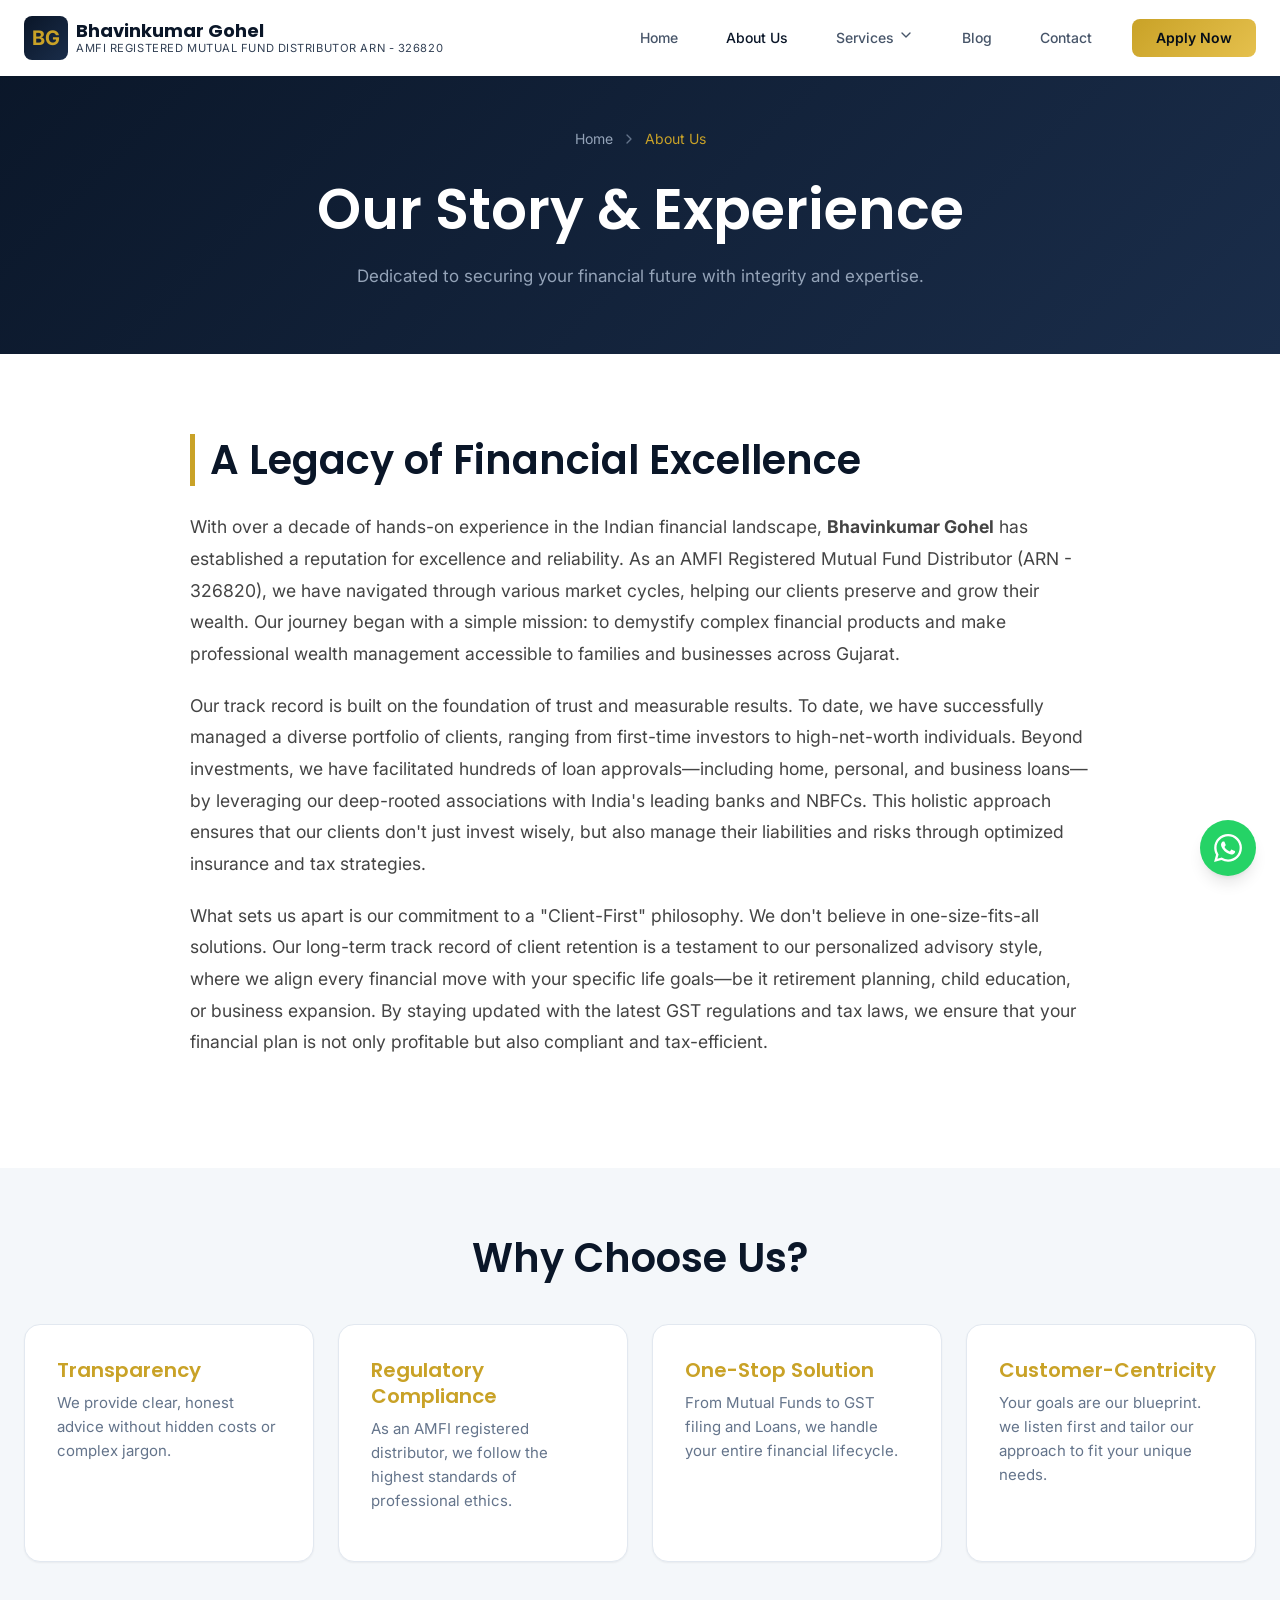
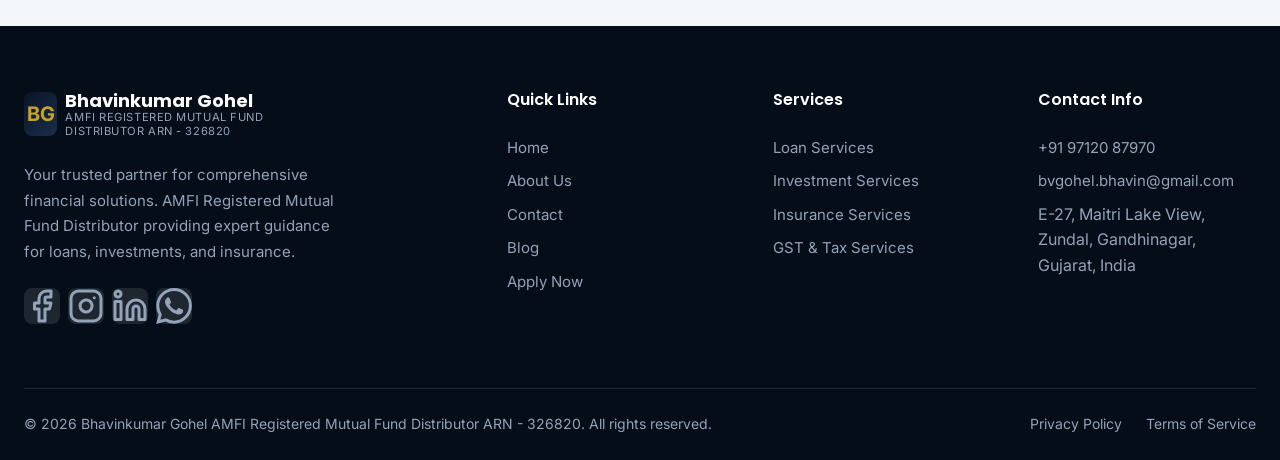
<file: about.html>
<!DOCTYPE html>
<html lang="en">
<head>
    <meta charset="UTF-8">
    <meta name="viewport" content="width=device-width, initial-scale=1.0">
    <meta name="description" content="Learn about Bhavinkumar Gohel - AMFI Registered Mutual Fund Distributor with a proven track record in financial planning, loans, and investment services in Gujarat.">
    <title>About Us | Bhavinkumar Gohel - AMFI Registered Mutual Fund Distributor ARN - 326820</title>
    
    <!-- Fonts -->
    <link rel="preconnect" href="https://fonts.googleapis.com">
    <link rel="preconnect" href="https://fonts.gstatic.com" crossorigin>
    <link href="https://fonts.googleapis.com/css2?family=Inter:wght@400;500;600;700&family=Poppins:wght@500;600;700&display=swap" rel="stylesheet">
    
    <!-- Styles -->
    <link rel="stylesheet" href="assets/css/styles.css">
    
    <!-- Favicon -->
    <link rel="icon" type="image/svg+xml" href="data:image/svg+xml,<svg xmlns='http://www.w3.org/2000/svg' viewBox='0 0 100 100'><rect fill='%230a1628' width='100' height='100' rx='15'/><text x='50%' y='55%' dominant-baseline='middle' text-anchor='middle' fill='%23c9a227' font-family='Arial' font-weight='bold' font-size='50'>BG</text></svg>">
</head>
<body>
    <!-- Header -->
    <header class="header">
        <div class="header-container">
            <a href="index.html" class="logo">
                <div class="logo-icon">BG</div>
                <div class="logo-text">
                    <span class="logo-name">Bhavinkumar Gohel</span>
                    <span class="logo-tagline">AMFI Registered Mutual Fund Distributor ARN - 326820</span>
                </div>
            </a>
            
            <nav class="nav-menu">
                <ul class="nav-links">
                    <li><a href="index.html" class="nav-link">Home</a></li>
                    <li><a href="about.html" class="nav-link active">About Us</a></li>
                    <li class="nav-dropdown">
                        <a href="#" class="nav-link">Services
                            <svg xmlns="http://www.w3.org/2000/svg" width="16" height="16" viewBox="0 0 24 24" fill="none" stroke="currentColor" stroke-width="2" stroke-linecap="round" stroke-linejoin="round"><path d="m6 9 6 6 6-6"/></svg>
                        </a>
                        <div class="nav-dropdown-content">
                            <a href="loan-services.html" class="nav-dropdown-link">Loan Services</a>
                            <a href="investment-services.html" class="nav-dropdown-link">Investment Services</a>
                            <a href="insurance-services.html" class="nav-dropdown-link">Insurance Services</a>
                            <a href="gst-tax-services.html" class="nav-dropdown-link">GST & Tax Services</a>
                        </div>
                    </li>
                    <li><a href="blog.html" class="nav-link">Blog</a></li>
                    <li><a href="contact.html" class="nav-link">Contact</a></li>
                </ul>
                <a href="apply.html" class="btn btn-gold">Apply Now</a>
            </nav>
            
            <button class="mobile-menu-btn" aria-label="Toggle menu">
                <span></span><span></span><span></span>
            </button>
        </div>
    </header>

    <!-- Page Header -->
  <!--  <section class="section section-dark" style="padding: 80px 0; background-color: #0a1628;">
        <div class="container text-center">
            <h1 style="color: white; margin-bottom: 20px; margin-top: 20px;">Our Story & Experience</h1>
            <p style="color: #c9a227; font-size: 1.1rem;">Dedicated to securing your financial future with integrity and expertise.</p>
        </div>
    </section> -->

        <!-- Page Header -->
    <section class="page-header">
        <div class="container">
            <nav class="breadcrumb">
                <a href="index.html">Home</a>
                <svg xmlns="http://www.w3.org/2000/svg" viewBox="0 0 24 24" fill="none" stroke="currentColor" stroke-width="2" stroke-linecap="round" stroke-linejoin="round"><path d="m9 18 6-6-6-6"/></svg>
                <span>About Us </span>
            </nav>
            <h1>Our Story & Experience</h1>
            <p>Dedicated to securing your financial future with integrity and expertise.</p>
        </div>
    </section>

    <!-- Experience Content -->
    <section class="section section-lg">
        <div class="container">
            <div style="max-width: 900px; margin: 0 auto; line-height: 1.8; color: #444;">
                <h2 style="color: #0a1628; margin-bottom: 25px; border-left: 5px solid #c9a227; padding-left: 15px;">A Legacy of Financial Excellence</h2>
                
                <p style="margin-bottom: 20px; font-size: 1.1rem;">
                    With over a decade of hands-on experience in the Indian financial landscape, <strong>Bhavinkumar Gohel</strong> has established a reputation for excellence and reliability. As an AMFI Registered Mutual Fund Distributor (ARN - 326820), we have navigated through various market cycles, helping our clients preserve and grow their wealth. Our journey began with a simple mission: to demystify complex financial products and make professional wealth management accessible to families and businesses across Gujarat.
                </p>

                <p style="margin-bottom: 20px; font-size: 1.1rem;">
                    Our track record is built on the foundation of trust and measurable results. To date, we have successfully managed a diverse portfolio of clients, ranging from first-time investors to high-net-worth individuals. Beyond investments, we have facilitated hundreds of loan approvals—including home, personal, and business loans—by leveraging our deep-rooted associations with India's leading banks and NBFCs. This holistic approach ensures that our clients don't just invest wisely, but also manage their liabilities and risks through optimized insurance and tax strategies.
                </p>

                <p style="margin-bottom: 30px; font-size: 1.1rem;">
                    What sets us apart is our commitment to a "Client-First" philosophy. We don't believe in one-size-fits-all solutions. Our long-term track record of client retention is a testament to our personalized advisory style, where we align every financial move with your specific life goals—be it retirement planning, child education, or business expansion. By staying updated with the latest GST regulations and tax laws, we ensure that your financial plan is not only profitable but also compliant and tax-efficient.
                </p>

                <!-- Stats Section -->
                 <!-- <div class="services-grid" style="margin-top: 50px; text-align: center;">
                    <div style="background: #f9f9f9; padding: 30px; border-radius: 10px;">
                        <h3 style="color: #c9a227; font-size: 2.5rem; margin-bottom: 5px;">5+</h3>
                        <p style="font-weight: 600; color: #0a1628;">Years Experience</p>
                    </div>
                    <div style="background: #f9f9f9; padding: 30px; border-radius: 10px;">
                        <h3 style="color: #c9a227; font-size: 2.5rem; margin-bottom: 5px;">30+</h3>
                        <p style="font-weight: 600; color: #0a1628;">Happy Clients</p>
                    </div>
                    <div style="background: #f9f9f9; padding: 30px; border-radius: 10px;">
                        <h3 style="color: #c9a227; font-size: 2.5rem; margin-bottom: 5px;">Cr+</h3>
                        <p style="font-weight: 600; color: #0a1628;">Assets Managed</p>
                    </div> -->
                </div>
            </div>
        </div>
    </section>

    <!-- Values Section -->
    <section class="section section-light" style="background-color: #f4f7fa;">
        <div class="container">
            <h2 class="text-center" style="margin-bottom: 40px; color: #0a1628;">Why Choose Us?</h2>
            <div class="services-grid">
                <div class="service-card">
                    <h4 style="color: #c9a227;">Transparency</h4>
                    <p>We provide clear, honest advice without hidden costs or complex jargon.</p>
                </div>
                <div class="service-card">
                    <h4 style="color: #c9a227;">Regulatory Compliance</h4>
                    <p>As an AMFI registered distributor, we follow the highest standards of professional ethics.</p>
                </div>
                <div class="service-card">
                    <h4 style="color: #c9a227;">One-Stop Solution</h4>
                    <p>From Mutual Funds to GST filing and Loans, we handle your entire financial lifecycle.</p>
                </div>
                <div class="service-card">
                    <h4 style="color: #c9a227;">Customer-Centricity</h4>
                    <p>Your goals are our blueprint. we listen first and tailor our approach to fit your unique needs.</p>
                </div>
            </div>
        </div>
    </section>

    <!-- Footer -->
    <footer class="footer">
        <div class="container">
            <div class="footer-grid">
                <div class="footer-brand">
                    <a href="index.html" class="logo">
                        <div class="logo-icon">BG</div>
                        <div class="logo-text">
                            <span class="logo-name">Bhavinkumar Gohel</span>
                            <span class="logo-tagline">AMFI Registered Mutual Fund Distributor ARN - 326820</span>
                        </div>
                    </a>
                    <p>Your trusted partner for comprehensive financial solutions. AMFI Registered Mutual Fund Distributor providing expert guidance for loans, investments, and insurance.</p>
                    <div class="footer-social">
                        <a href="https://www.facebook.com/share/1JEpXYaaEr/" aria-label="Facebook">
                            <svg xmlns="http://www.w3.org/2000/svg" viewBox="0 0 24 24" fill="none" stroke="currentColor" stroke-width="2" stroke-linecap="round" stroke-linejoin="round"><path d="M18 2h-3a5 5 0 0 0-5 5v3H7v4h3v8h4v-8h3l1-4h-4V7a1 1 0 0 1 1-1h3z"/></svg>
                        </a>
                        <a href="https://www.instagram.com/bvgohel.bhavin?igsh=M2tmMHpzb3FibnNt" aria-label="Instagram">
                            <svg xmlns="http://www.w3.org/2000/svg" viewBox="0 0 24 24" fill="none" stroke="currentColor" stroke-width="2" stroke-linecap="round" stroke-linejoin="round"><rect x="2" y="2" width="20" height="20" rx="5" ry="5"/><path d="M16 11.37A4 4 0 1 1 12.63 8 4 4 0 0 1 16 11.37z"/><line x1="17.5" y1="6.5" x2="17.51" y2="6.5"/></svg>
                        </a>
                        <a href="https://www.linkedin.com/in/bhavinkumar-gohel-330577118" aria-label="LinkedIn">
                            <svg xmlns="http://www.w3.org/2000/svg" viewBox="0 0 24 24" fill="none" stroke="currentColor" stroke-width="2" stroke-linecap="round" stroke-linejoin="round"><path d="M16 8a6 6 0 0 1 6 6v7h-4v-7a2 2 0 0 0-2-2 2 2 0 0 0-2 2v7h-4v-7a6 6 0 0 1 6-6z"/><rect x="2" y="9" width="4" height="12"/><circle cx="4" cy="4" r="2"/></svg>
                        </a>
                        <a href="https://wa.me/919712087970" aria-label="WhatsApp">
                            <svg xmlns="http://www.w3.org/2000/svg" viewBox="0 0 24 24" fill="currentColor"><path d="M17.472 14.382c-.297-.149-1.758-.867-2.03-.967-.273-.099-.471-.148-.67.15-.197.297-.767.966-.94 1.164-.173.199-.347.223-.644.075-.297-.15-1.255-.463-2.39-1.475-.883-.788-1.48-1.761-1.653-2.059-.173-.297-.018-.458.13-.606.134-.133.298-.347.446-.52.149-.174.198-.298.298-.497.099-.198.05-.371-.025-.52-.075-.149-.669-1.612-.916-2.207-.242-.579-.487-.5-.669-.51-.173-.008-.371-.01-.57-.01-.198 0-.52.074-.792.372-.272.297-1.04 1.016-1.04 2.479 0 1.462 1.065 2.875 1.213 3.074.149.198 2.096 3.2 5.077 4.487.709.306 1.262.489 1.694.625.712.227 1.36.195 1.871.118.571-.085 1.758-.719 2.006-1.413.248-.694.248-1.289.173-1.413-.074-.124-.272-.198-.57-.347m-5.421 7.403h-.004a9.87 9.87 0 01-5.031-1.378l-.361-.214-3.741.982.998-3.648-.235-.374a9.86 9.86 0 01-1.51-5.26c.001-5.45 4.436-9.884 9.888-9.884 2.64 0 5.122 1.03 6.988 2.898a9.825 9.825 0 012.893 6.994c-.003 5.45-4.437 9.884-9.885 9.884m8.413-18.297A11.815 11.815 0 0012.05 0C5.495 0 .16 5.335.157 11.892c0 2.096.547 4.142 1.588 5.945L.057 24l6.305-1.654a11.882 11.882 0 005.683 1.448h.005c6.554 0 11.89-5.335 11.893-11.893a11.821 11.821 0 00-3.48-8.413z"/></svg>
                        </a>
                    </div>
                </div>
                <div class="footer-links">
                    <h5>Quick Links</h5>
                    <ul>
                        <li><a href="index.html">Home</a></li>
                        <li><a href="about.html">About Us</a></li>
                        <li><a href="contact.html">Contact</a></li>
                        <li><a href="blog.html">Blog</a></li>
                        <li><a href="apply.html">Apply Now</a></li>
                    </ul>
                </div>
                <div class="footer-links">
                    <h5>Services</h5>
                    <ul>
                        <li><a href="loan-services.html">Loan Services</a></li>
                        <li><a href="investment-services.html">Investment Services</a></li>
                        <li><a href="insurance-services.html">Insurance Services</a></li>
                        <li><a href="gst-tax-services.html">GST & Tax Services</a></li>
                    </ul>
                </div>
                <div class="footer-links">
                    <h5>Contact Info</h5>
                    <ul>
                        <li>
                            <a href="tel:+919712087970">+91 97120 87970</a>
                        </li>
                        <li>
                            <a href="mailto:bvgohel.bhavin@gmail.com">bvgohel.bhavin@gmail.com</a>
                        </li>
                        <li>E-27, Maitri Lake View, Zundal, Gandhinagar, Gujarat, India</li>
                    </ul>
                </div>
            </div>
            <div class="footer-bottom">
                <p>&copy; 2026 Bhavinkumar Gohel AMFI Registered Mutual Fund Distributor ARN - 326820. All rights reserved.</p>
                <div class="footer-bottom-links">
                    <a href="privacy-policy.html">Privacy Policy</a>
                    <a href="terms.html">Terms of Service</a>
                </div>
            </div>
        </div>
    </footer>

    <!-- WhatsApp Button -->
    <a href="https://wa.me/919712087970" class="whatsapp-btn" aria-label="Chat on WhatsApp" target="_blank" rel="noopener noreferrer">
        <svg xmlns="http://www.w3.org/2000/svg" viewBox="0 0 24 24" fill="currentColor"><path d="M17.472 14.382c-.297-.149-1.758-.867-2.03-.967-.273-.099-.471-.148-.67.15-.197.297-.767.966-.94 1.164-.173.199-.347.223-.644.075-.297-.15-1.255-.463-2.39-1.475-.883-.788-1.48-1.761-1.653-2.059-.173-.297-.018-.458.13-.606.134-.133.298-.347.446-.52.149-.174.198-.298.298-.497.099-.198.05-.371-.025-.52-.075-.149-.669-1.612-.916-2.207-.242-.579-.487-.5-.669-.51-.173-.008-.371-.01-.57-.01-.198 0-.52.074-.792.372-.272.297-1.04 1.016-1.04 2.479 0 1.462 1.065 2.875 1.213 3.074.149.198 2.096 3.2 5.077 4.487.709.306 1.262.489 1.694.625.712.227 1.36.195 1.871.118.571-.085 1.758-.719 2.006-1.413.248-.694.248-1.289.173-1.413-.074-.124-.272-.198-.57-.347m-5.421 7.403h-.004a9.87 9.87 0 01-5.031-1.378l-.361-.214-3.741.982.998-3.648-.235-.374a9.86 9.86 0 01-1.51-5.26c.001-5.45 4.436-9.884 9.888-9.884 2.64 0 5.122 1.03 6.988 2.898a9.825 9.825 0 012.893 6.994c-.003 5.45-4.437 9.884-9.885 9.884m8.413-18.297A11.815 11.815 0 0012.05 0C5.495 0 .16 5.335.157 11.892c0 2.096.547 4.142 1.588 5.945L.057 24l6.305-1.654a11.882 11.882 0 005.683 1.448h.005c6.554 0 11.89-5.335 11.893-11.893a11.821 11.821 0 00-3.48-8.413z"/></svg>
    </a>

    <!-- Scroll to Top Button -->
    <a href="#" class="scroll-top" aria-label="Scroll to top">
        <svg xmlns="http://www.w3.org/2000/svg" viewBox="0 0 24 24" fill="none" stroke="currentColor" stroke-width="2" stroke-linecap="round" stroke-linejoin="round"><path d="m18 15-6-6-6 6"/></svg>
    </a>

    <!-- Scripts -->
    <script src="assets/js/main.js"></script>
</body>
</html>
</file>
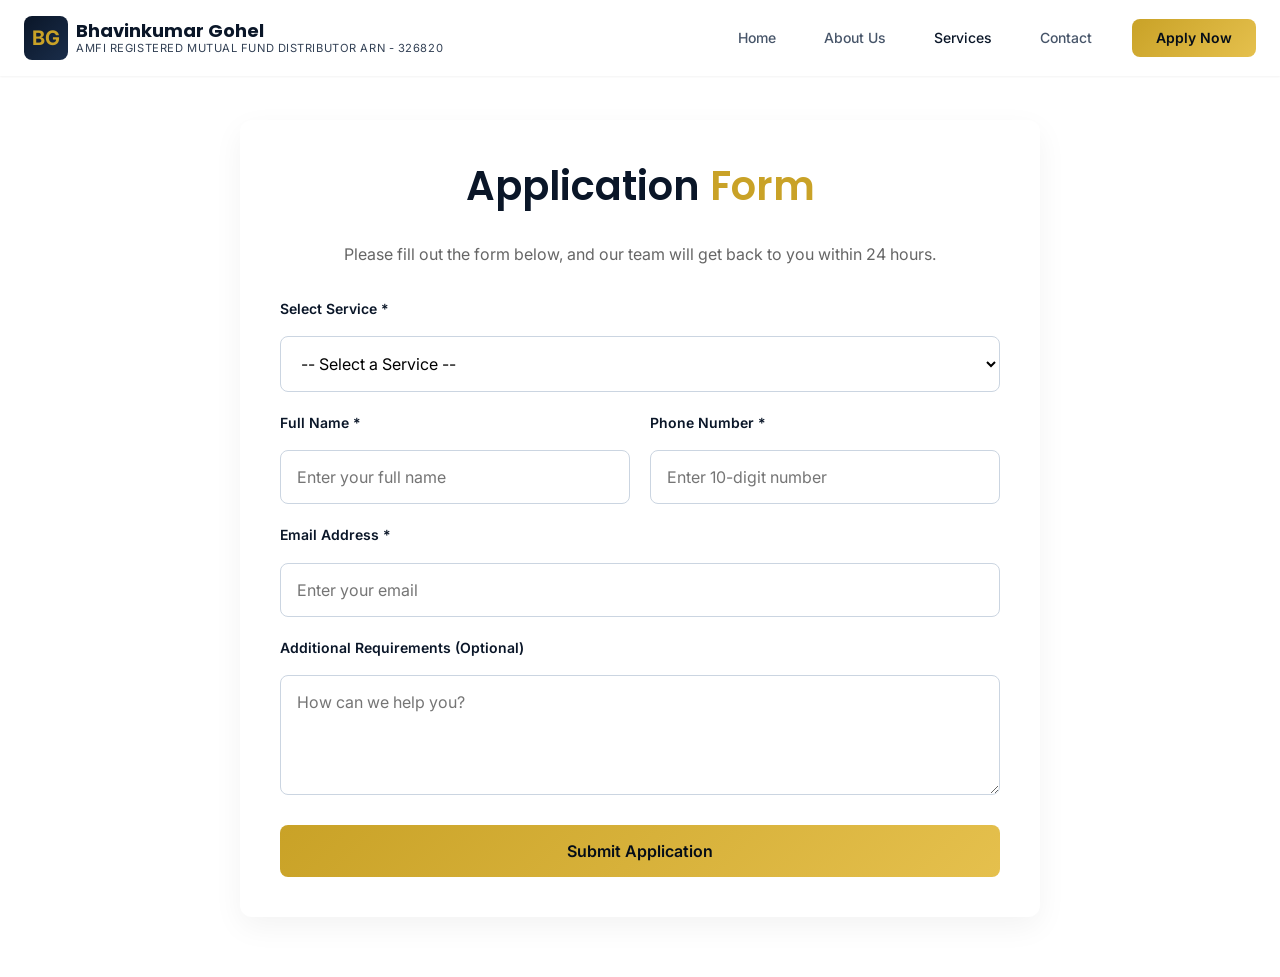
<file: apply.html>
<!DOCTYPE html>
<html lang="en">
<head>
    <meta charset="UTF-8">
    <meta name="viewport" content="width=device-width, initial-scale=1.0">
    <title>Apply Now | Bhavinkumar Gohel - Financial Services</title>
    <meta name="description" content="Apply for loans, mutual funds, insurance, and tax services. Expert financial guidance by Bhavinkumar Gohel.">
    
    <!-- Fonts -->
    <link rel="preconnect" href="https://fonts.googleapis.com">
    <link rel="preconnect" href="https://fonts.gstatic.com" crossorigin>
    <link href="https://fonts.googleapis.com/css2?family=Inter:wght@400;500;600;700&family=Poppins:wght@500;600;700&display=swap" rel="stylesheet">
    
    <!-- Styles (Assuming same path as your provided code) -->
    <link rel="stylesheet" href="assets/css/styles.css">
    
    <!-- Favicon -->
    <link rel="icon" type="image/svg+xml" href="data:image/svg+xml,<svg xmlns='http://www.w3.org/2000/svg' viewBox='0 0 100 100'><rect fill='%230a1628' width='100' height='100' rx='15'/><text x='50%' y='55%' dominant-baseline='middle' text-anchor='middle' fill='%23c9a227' font-family='Arial' font-weight='bold' font-size='50'>BG</text></svg>">

    <style>
        .apply-container {
            max-width: 800px;
            margin: 120px auto 60px;
            padding: 40px;
            background: #fff;
            border-radius: 12px;
            box-shadow: 0 10px 30px rgba(0,0,0,0.05);
        }
        .form-group { margin-bottom: 20px; }
        .form-group label { display: block; margin-bottom: 8px; font-weight: 600; color: #0a1628; }
        .form-control {
            width: 100%;
            padding: 12px 15px;
            border: 1px solid #ddd;
            border-radius: 6px;
            font-family: inherit;
            transition: border-color 0.3s;
        }
        .form-control:focus {
            outline: none;
            border-color: #c9a227;
        }
        .form-grid {
            display: grid;
            grid-template-columns: 1fr 1fr;
            gap: 20px;
        }
        @media (max-width: 600px) {
            .form-grid { grid-template-columns: 1fr; }
            .apply-container { margin-top: 100px; padding: 20px; }
        }
        .section-title { color: #0a1628; margin-bottom: 30px; text-align: center; }
        .section-title span { color: #c9a227; }
    </style>
</head>
<body>

    <!-- Header (Same as Index) -->
    <header class="header">
        <div class="header-container">
            <a href="index.html" class="logo">
                <div class="logo-icon">BG</div>
                <div class="logo-text">
                    <span class="logo-name">Bhavinkumar Gohel</span>
                    <span class="logo-tagline">AMFI Registered Mutual Fund Distributor ARN - 326820</span>
                </div>
            </a>
            <nav class="nav-menu">
                <ul class="nav-links">
                    <li><a href="index.html" class="nav-link">Home</a></li>
                    <li><a href="about.html" class="nav-link">About Us</a></li>
                    <li class="nav-dropdown">
                        <a href="#" class="nav-link active">Services</a>
                        <div class="nav-dropdown-content">
                            <a href="loan-services.html" class="nav-dropdown-link">Loan Services</a>
                            <a href="investment-services.html" class="nav-dropdown-link">Investment Services</a>
                            <a href="insurance-services.html" class="nav-dropdown-link">Insurance Services</a>
                            <a href="gst-tax-services.html" class="nav-dropdown-link">GST & Tax Services</a>
                        </div>
                    </li>
                    <li><a href="contact.html" class="nav-link">Contact</a></li>
                </ul>
                <a href="apply.html" class="btn btn-gold">Apply Now</a>
            </nav>
        </div>
    </header>

    <div class="container">
        <div class="apply-container">
            <h2 class="section-title">Application <span>Form</span></h2>
            <p style="text-align: center; margin-bottom: 30px; color: #666;">Please fill out the form below, and our team will get back to you within 24 hours.</p>
            
            <form id="applicationForm">
                <div class="form-group">
                    <label for="service">Select Service *</label>
                    <select id="service" name="service" class="form-control" required>
                        <option value="">-- Select a Service --</option>
                        <optgroup label="Loan Services">
                            <option value="home-loan">Home Loan</option>
                            <option value="mortgage-loan">Mortgage Loan</option>
                            <option value="business-loan">Business Loan</option>
                            <option value="personal-loan">Personal Loan</option>
                            <option value="car-loan">Auto / Car Loan</option>
                            <option value="gold-loan">Gold Loan</option>
                        </optgroup>
                        <optgroup label="Investment Services">
                            <option value="mutual-fund">Mutual Fund Investment</option>
                            <option value="sip">SIP Investment</option>
                            <option value="stocks">Stock Market Guidance</option>
                            <option value="retirement">Retirement Planning</option>
                            <option value="tax-saving">Tax Saving Investments</option>
                        </optgroup>
                        <optgroup label="Insurance & Tax">
                            <option value="life-insurance">Life Insurance</option>
                            <option value="health-insurance">Health Insurance</option>
                            <option value="gst-filing">GST Registration & Filing</option>
                            <option value="it-filing">Income Tax Filing</option>
                        </optgroup>
                    </select>
                </div>

                <div class="form-grid">
                    <div class="form-group">
                        <label for="name">Full Name *</label>
                        <input type="text" id="name" name="name" class="form-control" placeholder="Enter your full name" required>
                    </div>
                    <div class="form-group">
                        <label for="phone">Phone Number *</label>
                        <input type="tel" id="phone" name="phone" class="form-control" placeholder="Enter 10-digit number" required>
                    </div>
                </div>

                <div class="form-group">
                    <label for="email">Email Address *</label>
                    <input type="email" id="email" name="email" class="form-control" placeholder="Enter your email" required>
                </div>

                <div class="form-group">
                    <label for="message">Additional Requirements (Optional)</label>
                    <textarea id="message" name="message" class="form-control" rows="4" placeholder="How can we help you?"></textarea>
                </div>

                <button type="submit" class="btn btn-gold btn-lg" style="width: 100%; margin-top: 10px;">Submit Application</button>
            </form>
        </div>
    </div>

    <!-- Footer Script to Handle URL Parameters -->
    <script>
        document.addEventListener('DOMContentLoaded', function() {
            // Function to get URL parameter
            const getUrlParam = (param) => {
                const urlParams = new URLSearchParams(window.location.search);
                return urlParams.get(param);
            };

            // Auto-select service from URL (?service=mutual-fund)
            const serviceParam = getUrlParam('service');
            if (serviceParam) {
                const serviceSelect = document.getElementById('service');
                if (serviceSelect) {
                    serviceSelect.value = serviceParam;
                }
            }

            // Simple Form Submission (You can link this to an API or Email service later)
            document.getElementById('applicationForm').addEventListener('submit', function(e) {
                e.preventDefault();
                alert('Thank you for your application! Our team will contact you shortly.');
                this.reset();
            });
        });
    </script>

</body>
</html>
</file>
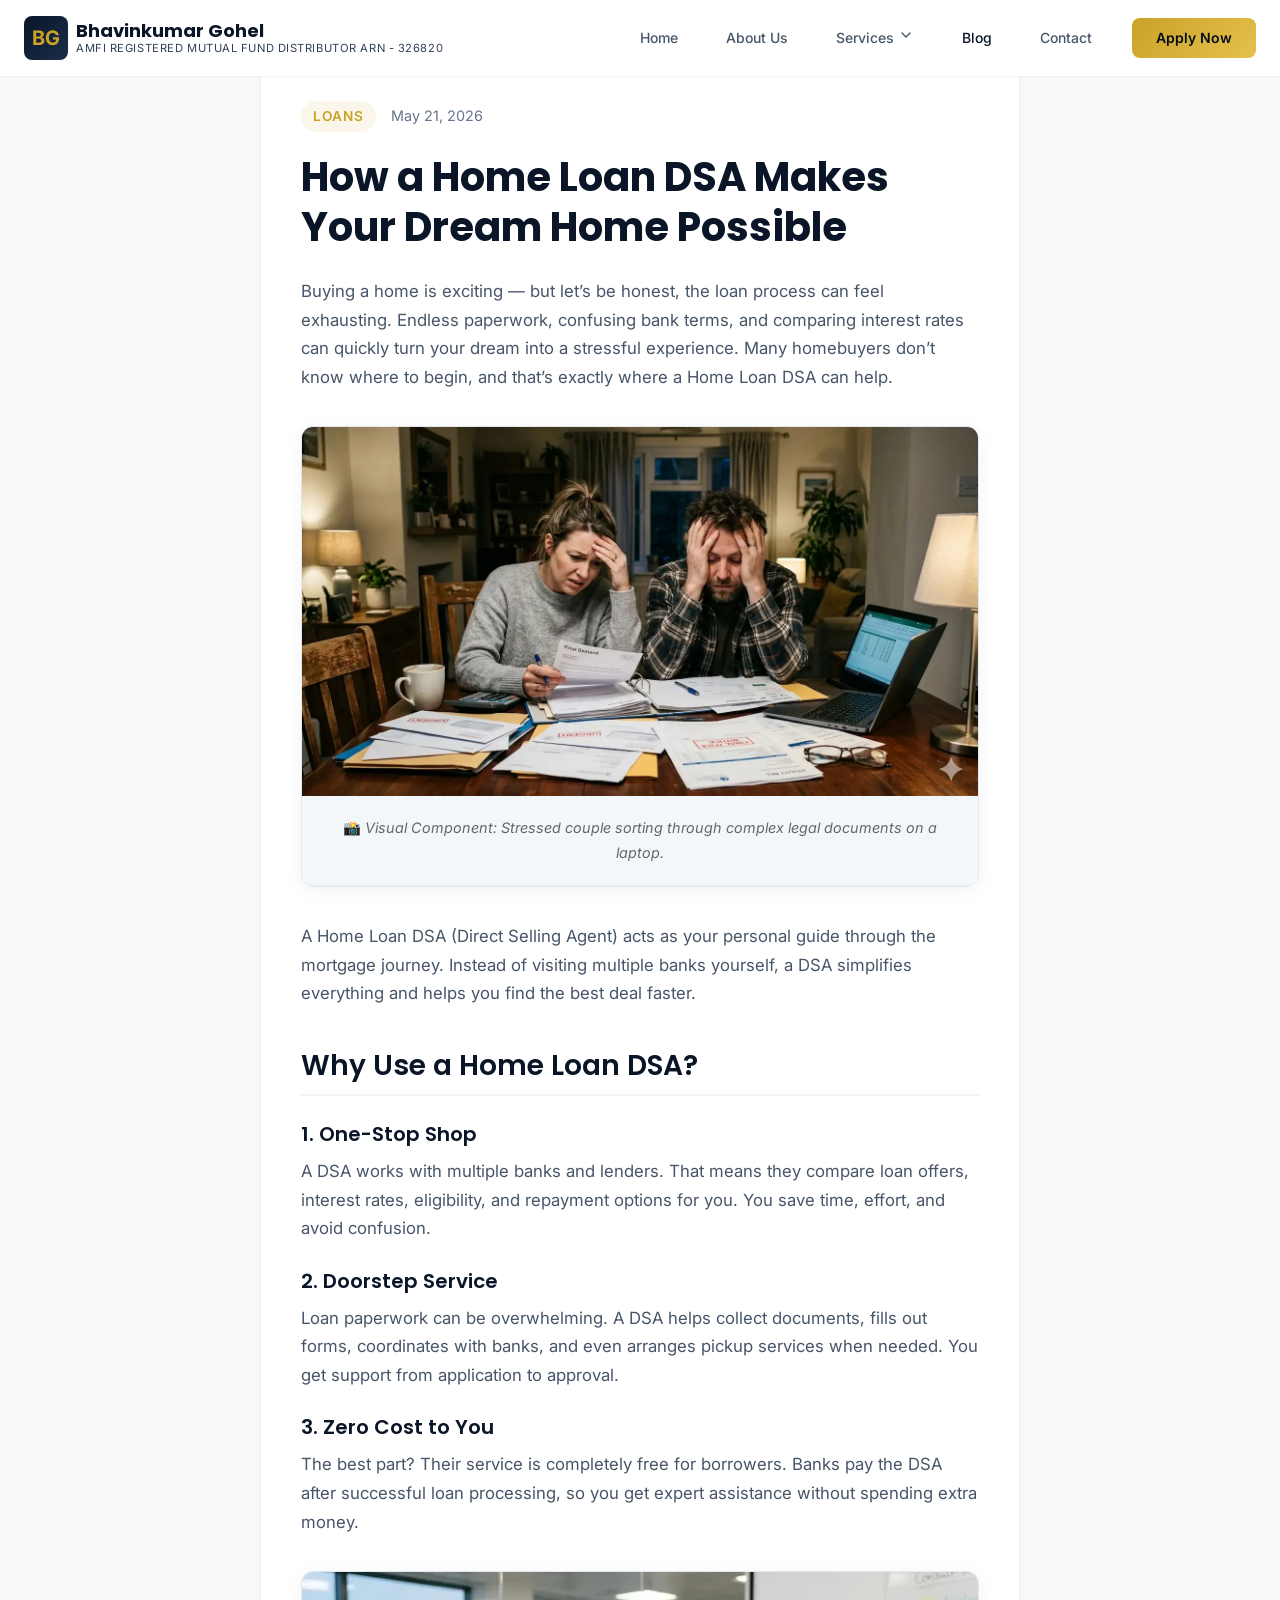
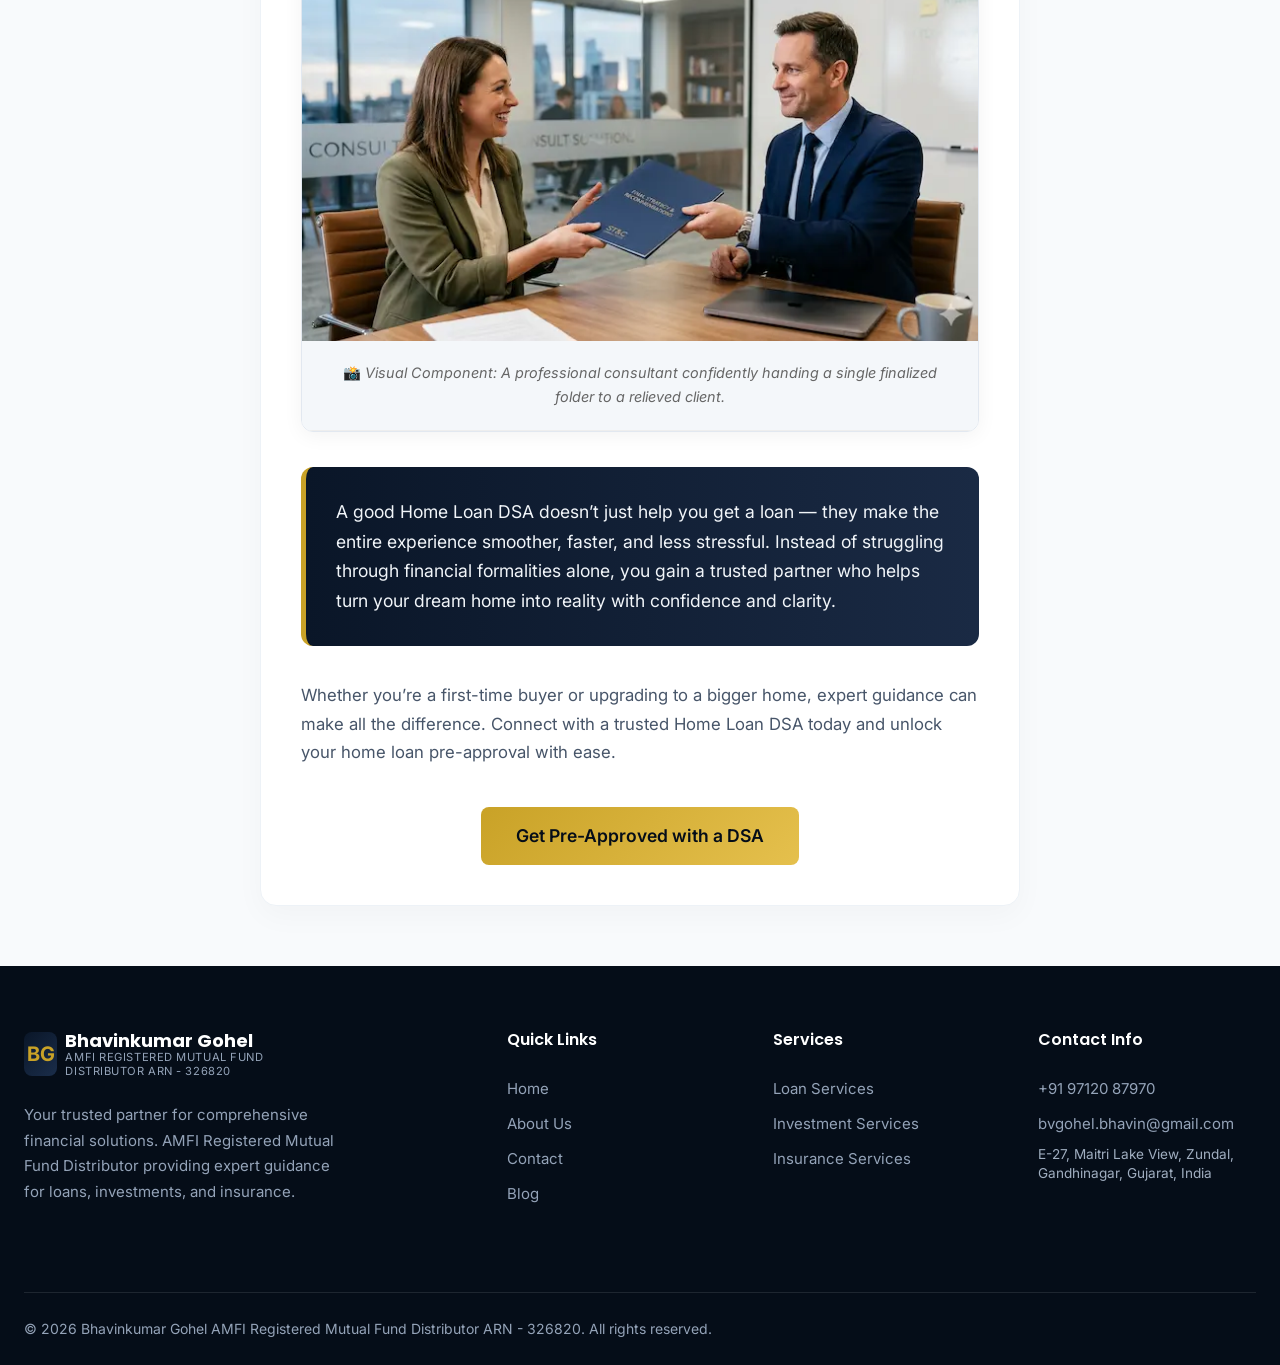
<file: blog-home-loan-dsa.html>
<!DOCTYPE html>
<html lang="en">
<head>
    <meta charset="UTF-8">
    <meta name="viewport" content="width=device-width, initial-scale=1.0">
    <meta name="description" content="Discover how a Home Loan DSA simplifies the mortgage process, compares multiple bank rates, and helps you buy your dream home hassle-free.">
    <title>How a Home Loan DSA Makes Your Dream Home Possible | Bhavinkumar Gohel</title>
    
    <!-- Fonts -->
    <link rel="preconnect" href="https://fonts.googleapis.com">
    <link rel="preconnect" href="https://fonts.gstatic.com" crossorigin>
    <link href="https://fonts.googleapis.com/css2?family=Inter:wght@400;500;600;700&family=Poppins:wght@500;600;700&display=swap" rel="stylesheet">
    
    <!-- Styles -->
    <link rel="stylesheet" href="assets/css/styles.css">
    
    <!-- Favicon -->
    <link rel="icon" type="image/svg+xml" href="data:image/svg+xml,<svg xmlns='http://www.w3.org/2000/svg' viewBox='0 0 100 100'><rect fill='%230a1628' width='100' height='100' rx='15'/><text x='50%' y='55%' dominant-baseline='middle' text-anchor='middle' fill='%23c9a227' font-family='Arial' font-weight='bold' font-size='50'>BG</text></svg>">

    <style>
        /* Article Page Specific Layout */
        body {
            font-family: 'Inter', sans-serif;
            background-color: #f8fafc;
            color: #334155;
            line-height: 1.7;
        }

        .article-container {
            max-width: 800px;
            margin: 60px auto;
            padding: 0 20px;
        }

        .article-wrapper {
            background: #ffffff;
            padding: 40px;
            border-radius: 16px;
            box-shadow: 0 10px 30px rgba(0,0,0,0.03);
            border: 1px solid #edf2f7;
        }

        .article-meta {
            display: flex;
            align-items: center;
            gap: 15px;
            margin-bottom: 20px;
        }

        .article-category {
            color: #c9a227;
            font-size: 0.85rem;
            font-weight: 600;
            text-transform: uppercase;
            letter-spacing: 1px;
            background: rgba(201, 162, 39, 0.1);
            padding: 4px 12px;
            border-radius: 20px;
        }

        .article-date {
            color: #64748b;
            font-size: 0.9rem;
        }

        .article-main-title {
            font-family: 'Poppins', sans-serif;
            font-size: 2.5rem;
            color: #0a1628;
            line-height: 1.25;
            margin-bottom: 25px;
            font-weight: 700;
        }

        .article-content p {
            margin-bottom: 20px;
            font-size: 1.05rem;
            color: #475569;
        }

        .article-content h2 {
            font-family: 'Poppins', sans-serif;
            font-size: 1.75rem;
            color: #0a1628;
            margin: 40px 0 20px 0;
            font-weight: 600;
            border-bottom: 2px solid #f1f5f9;
            padding-bottom: 10px;
        }

        .article-content h3 {
            font-family: 'Poppins', sans-serif;
            font-size: 1.25rem;
            color: #0a1628;
            margin: 25px 0 10px 0;
            font-weight: 600;
        }

        /* Image styling built to act as fallback placeholders or real images */
        .article-image-box {
            width: 100%;
            margin: 35px 0;
            border-radius: 12px;
            overflow: hidden;
            box-shadow: 0 4px 20px rgba(0,0,0,0.05);
            border: 1px solid #e2e8f0;
        }

        .article-image-box img {
            width: 100%;
            height: auto;
            display: block;
        }

        .image-caption {
            background-color: #f8fafc;
            padding: 12px;
            text-align: center;
            font-size: 0.9rem;
            color: #64748b;
            border-top: 1px solid #edf2f7;
            font-style: italic;
        }

        .highlight-quote {
            background: linear-gradient(90deg, #0a1628 0%, #1a2a44 100%);
            color: #ffffff;
            padding: 30px;
            border-radius: 12px;
            margin: 35px 0;
            border-left: 5px solid #c9a227;
        }

        .highlight-quote p {
            color: #f1f5f9;
            margin-bottom: 0;
            font-size: 1.1rem;
        }

        /* Responsive Fixes */
        @media (max-width: 768px) {
            .article-wrapper {
                padding: 25px;
            }
            .article-main-title {
                font-size: 1.9rem;
            }
            .article-content h2 {
                font-size: 1.5rem;
            }
        }
    </style>
</head>
<body>
    
    <!-- Header (Synced perfectly with your navigation) -->
    <header class="header">
        <div class="header-container">
            <a href="index.html" class="logo">
                <div class="logo-icon">BG</div>
                <div class="logo-text">
                    <span class="logo-name">Bhavinkumar Gohel</span>
                    <span class="logo-tagline">AMFI Registered Mutual Fund Distributor ARN - 326820</span>
                </div>
            </a>
            
            <nav class="nav-menu">
                <ul class="nav-links">
                    <li><a href="index.html" class="nav-link">Home</a></li>
                    <li><a href="about.html" class="nav-link">About Us</a></li>
                    <li class="nav-dropdown">
                        <a href="#" class="nav-link">Services
                            <svg xmlns="http://www.w3.org/2000/svg" width="16" height="16" viewBox="0 0 24 24" fill="none" stroke="currentColor" stroke-width="2" stroke-linecap="round" stroke-linejoin="round"><path d="m6 9 6 6 6-6"/></svg>
                        </a>
                        <div class="nav-dropdown-content">
                            <a href="loan-services.html" class="nav-dropdown-link">Loan Services</a>
                            <a href="investment-services.html" class="nav-dropdown-link">Investment Services</a>
                            <a href="insurance-services.html" class="nav-dropdown-link">Insurance Services</a>
                            <a href="gst-tax-services.html" class="nav-dropdown-link">GST & Tax Services</a>
                        </div>
                    </li>
                    <li><a href="blog.html" class="nav-link active">Blog</a></li>
                    <li><a href="contact.html" class="nav-link">Contact</a></li>
                </ul>
                <a href="apply.html" class="btn btn-gold">Apply Now</a>
            </nav>
            
            <button class="mobile-menu-btn" aria-label="Toggle menu">
                <span></span>
                <span></span>
                <span></span>
            </button>
        </div>
    </header>

    <!-- Main Content Area -->
    <main class="article-container">
        <article class="article-wrapper">
            
            <div class="article-meta">
                <span class="article-category">Loans</span>
                <span class="article-date">May 21, 2026</span>
            </div>

            <h1 class="article-main-title">How a Home Loan DSA Makes Your Dream Home Possible</h1>

            <div class="article-content">
                <p>Buying a home is exciting — but let’s be honest, the loan process can feel exhausting. Endless paperwork, confusing bank terms, and comparing interest rates can quickly turn your dream into a stressful experience. Many homebuyers don’t know where to begin, and that’s exactly where a Home Loan DSA can help.</p>

                <!-- Image 1 -->
                <div class="article-image-box">
                    <img src="assets/images/stressed-couple-paperwork.webp" alt="A stressed couple looking at a mountain of paperwork on a laptop trying to understand mortgage choices" onerror="this.style.display='none';">
                    <!-- Note: If the image file doesn't exist yet, the beautiful alt text handles it cleanly -->
                    <div class="image-image-placeholder-note" style="padding:20px; background:#f4f7fa; text-align:center; font-size:0.9rem; color:#666; border-bottom:1px solid #eee;">
                        📸 <em>Visual Component: Stressed couple sorting through complex legal documents on a laptop.</em>
                    </div>
                </div>

                <p>A Home Loan DSA (Direct Selling Agent) acts as your personal guide through the mortgage journey. Instead of visiting multiple banks yourself, a DSA simplifies everything and helps you find the best deal faster.</p>

                <h2>Why Use a Home Loan DSA?</h2>

                <h3>1. One-Stop Shop</h3>
                <p>A DSA works with multiple banks and lenders. That means they compare loan offers, interest rates, eligibility, and repayment options for you. You save time, effort, and avoid confusion.</p>

                <h3>2. Doorstep Service</h3>
                <p>Loan paperwork can be overwhelming. A DSA helps collect documents, fills out forms, coordinates with banks, and even arranges pickup services when needed. You get support from application to approval.</p>

                <h3>3. Zero Cost to You</h3>
                <p>The best part? Their service is completely free for borrowers. Banks pay the DSA after successful loan processing, so you get expert assistance without spending extra money.</p>

                <!-- Image 2 -->
                <div class="article-image-box">
                    <img src="assets/images/dsa-agent-relaxed.webp" alt="A smiling financial adviser handing a clean folder to a relaxed client over coffee" onerror="this.style.display='none';">
                    <div class="image-image-placeholder-note" style="padding:20px; background:#f4f7fa; text-align:center; font-size:0.9rem; color:#666; border-bottom:1px solid #eee;">
                        📸 <em>Visual Component: A professional consultant confidently handing a single finalized folder to a relieved client.</em>
                    </div>
                </div>

                <div class="highlight-quote">
                    <p>A good Home Loan DSA doesn’t just help you get a loan — they make the entire experience smoother, faster, and less stressful. Instead of struggling through financial formalities alone, you gain a trusted partner who helps turn your dream home into reality with confidence and clarity.</p>
                </div>

                <p>Whether you’re a first-time buyer or upgrading to a bigger home, expert guidance can make all the difference. Connect with a trusted Home Loan DSA today and unlock your home loan pre-approval with ease.</p>
            </div>

            <!-- Contextual Apply Button for Content Conversion -->
            <div style="text-align: center; margin-top: 40px;">
                <a href="apply.html" class="btn btn-gold" style="padding: 14px 35px; font-size: 1.1rem; font-weight: 600;">Get Pre-Approved with a DSA</a>
            </div>

        </article>
    </main>

    <!-- Footer (Synced perfectly with your navigation) -->
    <footer class="footer">
        <div class="container">
            <div class="footer-grid">
                <div class="footer-brand">
                    <a href="index.html" class="logo">
                        <div class="logo-icon">BG</div>
                        <div class="logo-text">
                            <span class="logo-name">Bhavinkumar Gohel</span>
                            <span class="logo-tagline">AMFI Registered Mutual Fund Distributor ARN - 326820</span>
                        </div>
                    </a>
                    <p>Your trusted partner for comprehensive financial solutions. AMFI Registered Mutual Fund Distributor providing expert guidance for loans, investments, and insurance.</p>
                </div>
                <div class="footer-links">
                    <h5>Quick Links</h5>
                    <ul>
                        <li><a href="index.html">Home</a></li>
                        <li><a href="about.html">About Us</a></li>
                        <li><a href="contact.html">Contact</a></li>
                        <li><a href="blog.html">Blog</a></li>
                    </ul>
                </div>
                <div class="footer-links">
                    <h5>Services</h5>
                    <ul>
                        <li><a href="loan-services.html">Loan Services</a></li>
                        <li><a href="investment-services.html">Investment Services</a></li>
                        <li><a href="insurance-services.html">Insurance Services</a></li>
                    </ul>
                </div>
                <div class="footer-links">
                    <h5>Contact Info</h5>
                    <ul>
                        <li><a href="tel:+919712087970">+91 97120 87970</a></li>
                        <li><a href="mailto:bvgohel.bhavin@gmail.com">bvgohel.bhavin@gmail.com</a></li>
                        <li style="font-size: 0.85rem; color: #a0aec0; line-height: 1.4;">E-27, Maitri Lake View, Zundal, Gandhinagar, Gujarat, India</li>
                    </ul>
                </div>
            </div>
            <div class="footer-bottom">
                <p>&copy; 2026 Bhavinkumar Gohel AMFI Registered Mutual Fund Distributor ARN - 326820. All rights reserved.</p>
            </div>
        </div>
    </footer>

    <!-- Scripts -->
    <script src="assets/js/main.js"></script>
</body>
</html>
</file>
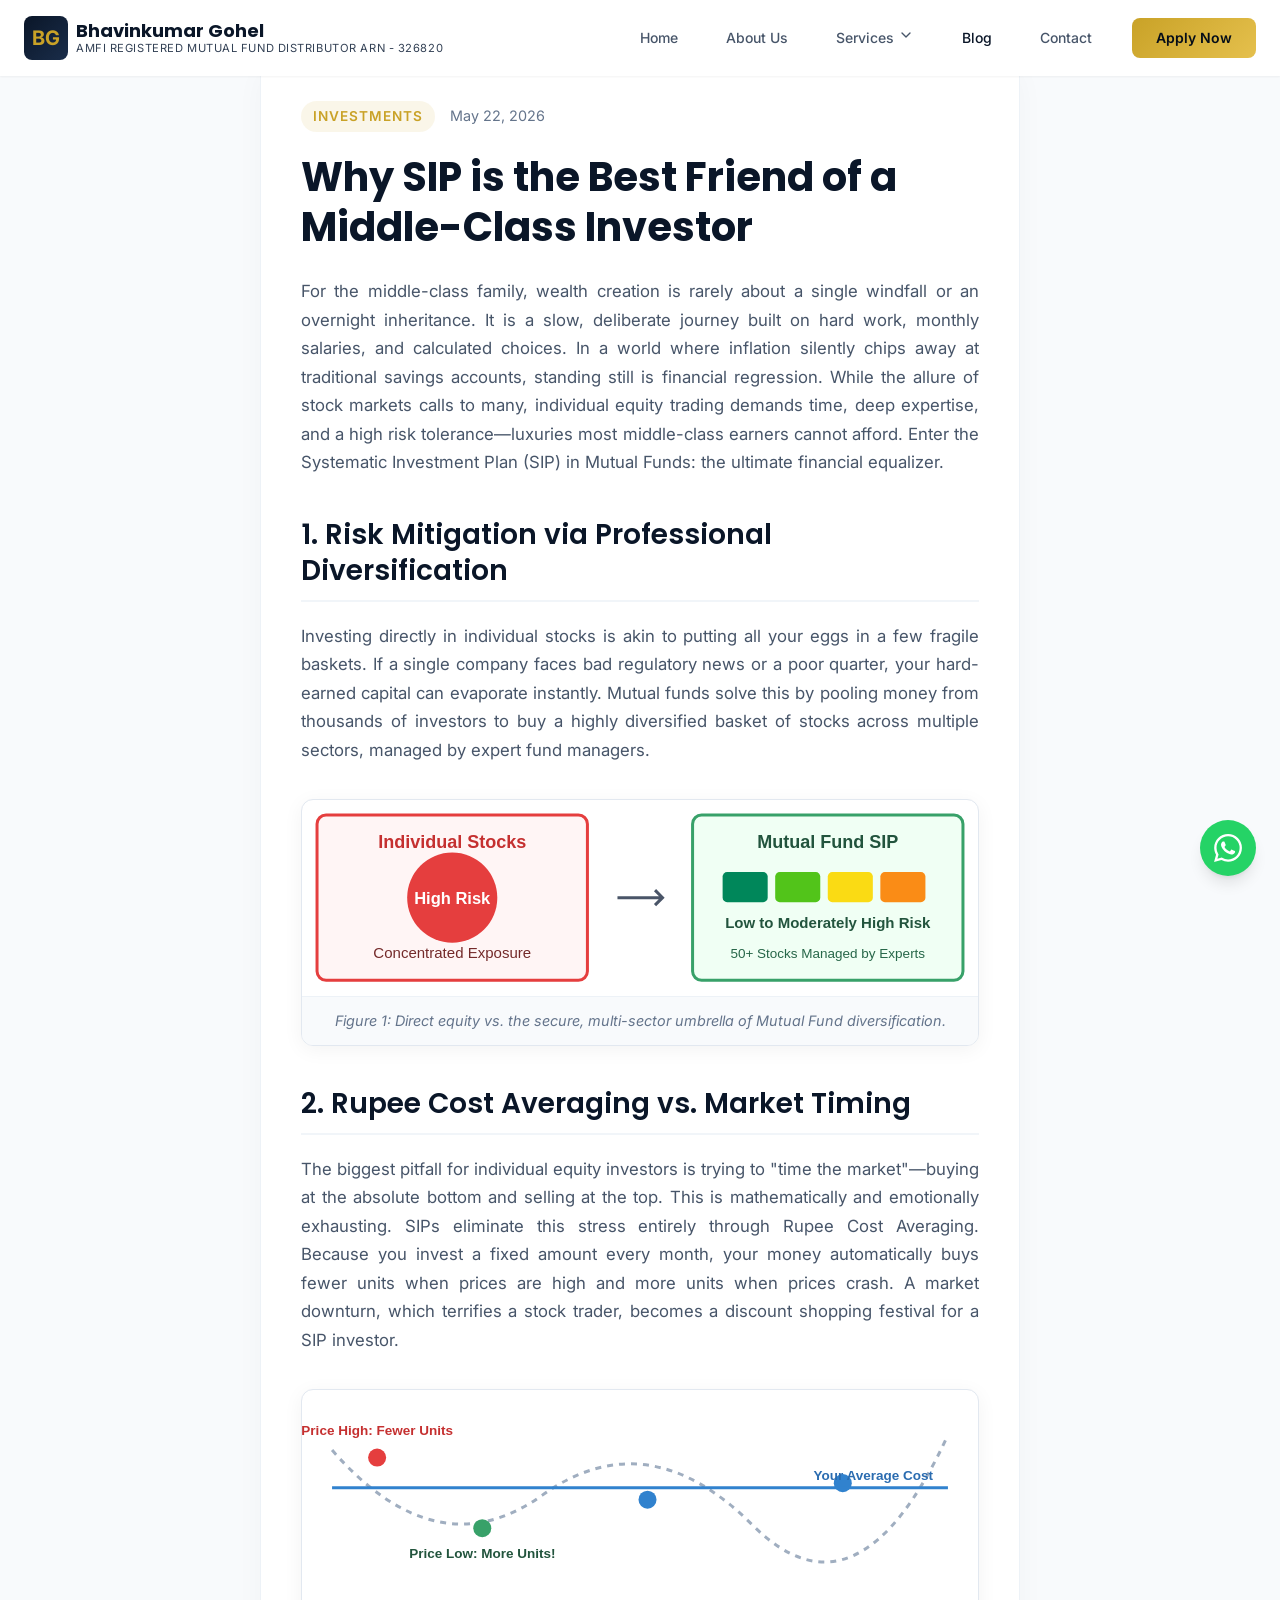
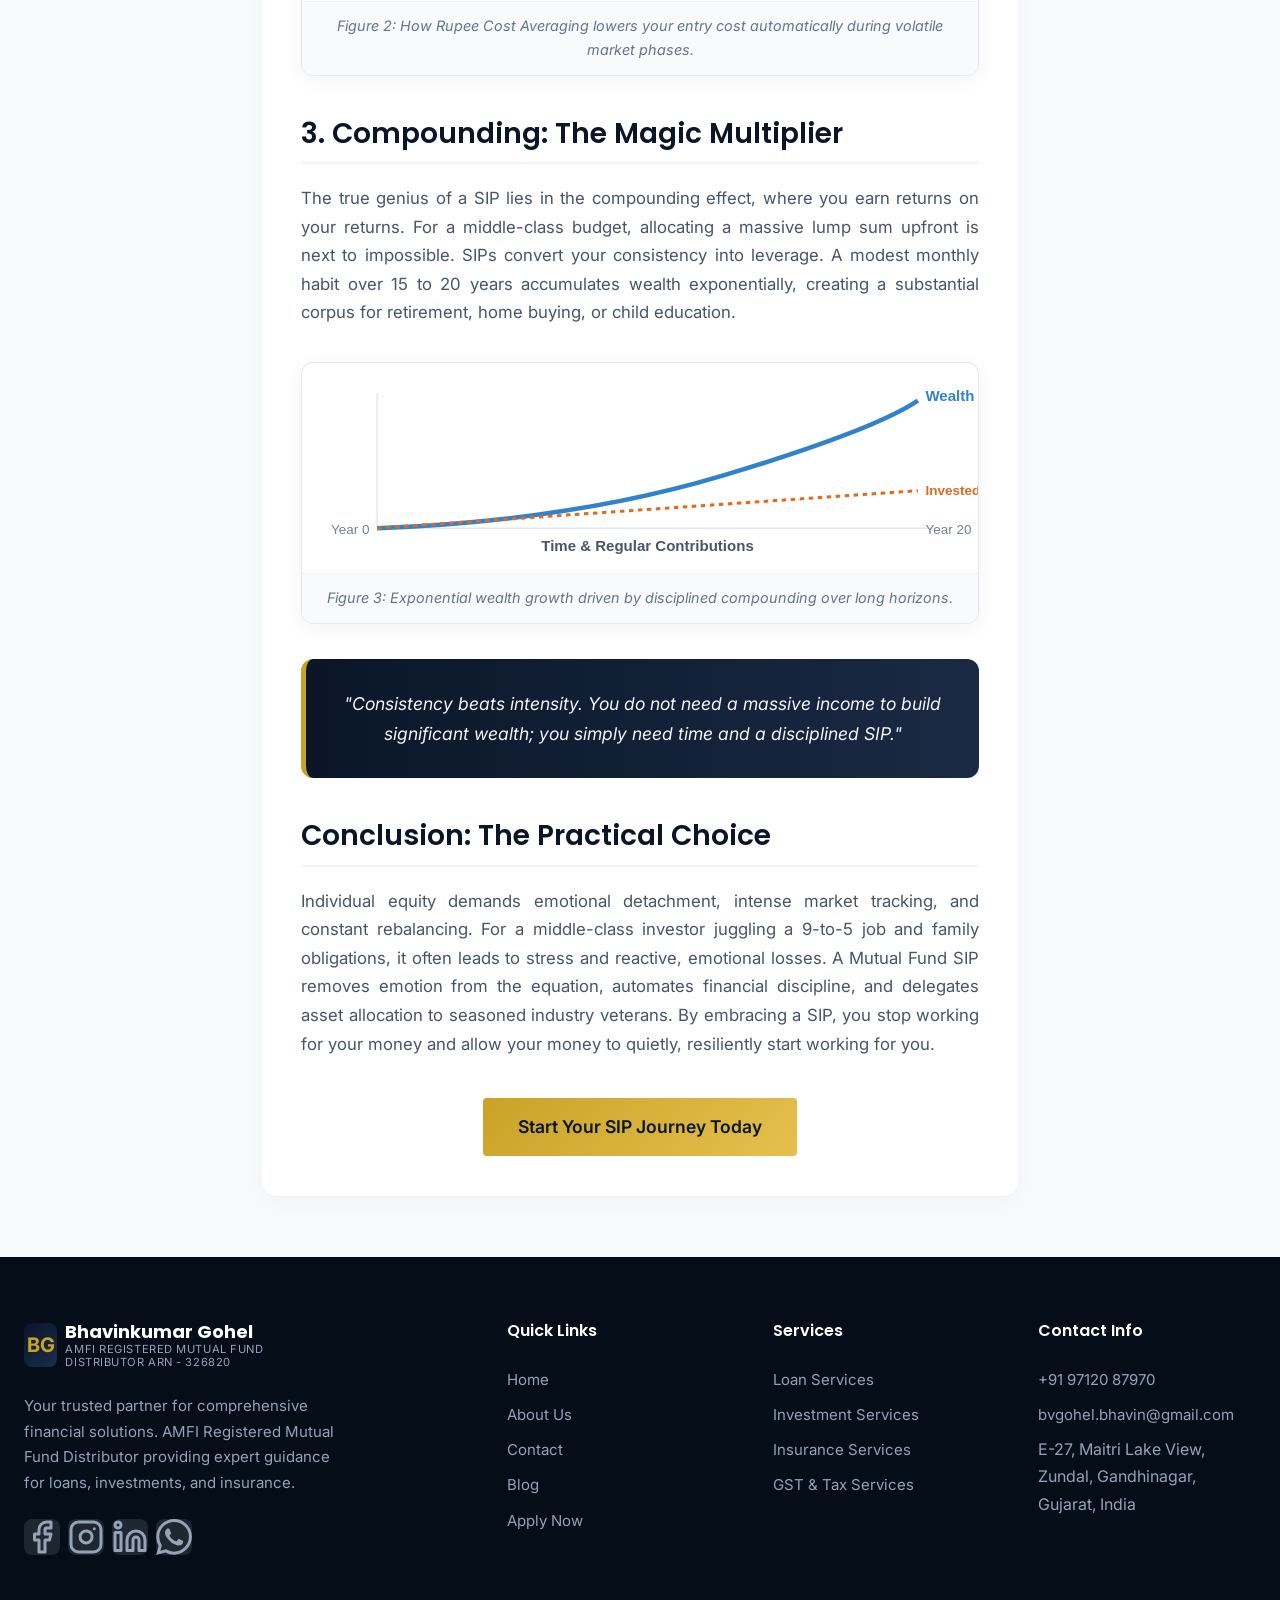
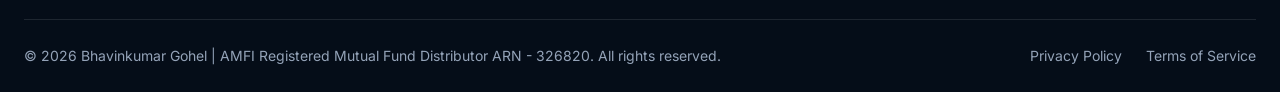
<file: blog-why-sip-best.html>
<!DOCTYPE html>
<html lang="en">
<head>
    <meta charset="UTF-8">
    <meta name="viewport" content="width=device-width, initial-scale=1.0">
    <meta name="description" content="Discover why a Systematic Investment Plan (SIP) in mutual funds is the ultimate wealth-creation tool for middle-class investors compared to individual equity.">
    <title>Why SIP is the Best Friend of a Middle-Class Investor | Bhavinkumar Gohel</title>
    
    <!-- Fonts -->
    <link rel="preconnect" href="https://fonts.googleapis.com">
    <link rel="preconnect" href="https://fonts.gstatic.com" crossorigin>
    <link href="https://fonts.googleapis.com/css2?family=Inter:wght@400;500;600;700&family=Poppins:wght@500;600;700&display=swap" rel="stylesheet">
    
    <!-- Styles -->
    <link rel="stylesheet" href="assets/css/styles.css">
    
    <!-- Favicon -->
    <link rel="icon" type="image/svg+xml" href="data:image/svg+xml,<svg xmlns='http://www.w3.org/2000/svg' viewBox='0 0 100 100'><rect fill='%230a1628' width='100' height='100' rx='15'/><text x='50%' y='55%' dominant-baseline='middle' text-anchor='middle' fill='%23c9a227' font-family='Arial' font-weight='bold' font-size='50'>BG</text></svg>">

    <style>
        /* Article Page Specific Layout */
        body {
            font-family: 'Inter', sans-serif;
            background-color: #f8fafc;
            color: #334155;
            line-height: 1.7;
        }

        .article-container {
            max-width: 800px;
            margin: 60px auto;
            padding: 0 20px;
        }

        .article-wrapper {
            background: #ffffff;
            padding: 40px;
            border-radius: 16px;
            box-shadow: 0 10px 30px rgba(0,0,0,0.03);
            border: 1px solid #edf2f7;
        }

        .article-meta {
            display: flex;
            align-items: center;
            gap: 15px;
            margin-bottom: 20px;
        }

        .article-category {
            color: #c9a227;
            font-size: 0.85rem;
            font-weight: 600;
            text-transform: uppercase;
            letter-spacing: 1px;
            background: rgba(201, 162, 39, 0.1);
            padding: 4px 12px;
            border-radius: 20px;
        }

        .article-date {
            color: #64748b;
            font-size: 0.9rem;
        }

        .article-main-title {
            font-family: 'Poppins', sans-serif;
            font-size: 2.5rem;
            color: #0a1628;
            line-height: 1.25;
            margin-bottom: 25px;
            font-weight: 700;
        }

        .article-content p {
            margin-bottom: 20px;
            font-size: 1.05rem;
            color: #475569;
            text-align: justify;
        }

        .article-content h2 {
            font-family: 'Poppins', sans-serif;
            font-size: 1.75rem;
            color: #0a1628;
            margin: 40px 0 20px 0;
            font-weight: 600;
            border-bottom: 2px solid #f1f5f9;
            padding-bottom: 10px;
        }

        .article-content h3 {
            font-family: 'Poppins', sans-serif;
            font-size: 1.25rem;
            color: #0a1628;
            margin: 25px 0 10px 0;
            font-weight: 600;
        }

        /* Image styling built to act as fallback placeholders or real images */
        .article-image-box {
            width: 100%;
            margin: 35px 0;
            border-radius: 12px;
            overflow: hidden;
            box-shadow: 0 4px 20px rgba(0,0,0,0.05);
            border: 1px solid #e2e8f0;
            background: #ffffff;
        }

        .article-image-box svg, .article-image-box img {
            width: 100%;
            height: auto;
            display: block;
            margin: 0 auto;
        }

        .image-caption {
            background-color: #f8fafc;
            padding: 12px;
            text-align: center;
            font-size: 0.9rem;
            color: #64748b;
            border-top: 1px solid #edf2f7;
            font-style: italic;
        }

        .highlight-quote {
            background: linear-gradient(90deg, #0a1628 0%, #1a2a44 100%);
            color: #ffffff;
            padding: 30px;
            border-radius: 12px;
            margin: 35px 0;
            border-left: 5px solid #c9a227;
        }

        .highlight-quote p {
            color: #f1f5f9;
            margin-bottom: 0;
            font-size: 1.1rem;
            text-align: center;
            font-style: italic;
        }

        /* Responsive Fixes */
        @media (max-width: 768px) {
            .article-wrapper {
                padding: 25px;
            }
            .article-main-title {
                font-size: 1.9rem;
            }
            .article-content h2 {
                font-size: 1.5rem;
            }
        }
    </style>
</head>
<body>
    
    <!-- Header (Synced perfectly with your navigation) -->
    <header class="header">
        <div class="header-container">
            <a href="index.html" class="logo">
                <div class="logo-icon">BG</div>
                <div class="logo-text">
                    <span class="logo-name">Bhavinkumar Gohel</span>
                    <span class="logo-tagline">AMFI Registered Mutual Fund Distributor ARN - 326820</span>
                </div>
            </a>
            
            <nav class="nav-menu">
                <ul class="nav-links">
                    <li><a href="index.html" class="nav-link">Home</a></li>
                    <li><a href="about.html" class="nav-link">About Us</a></li>
                    <li class="nav-dropdown">
                        <a href="#" class="nav-link">Services
                            <svg xmlns="http://www.w3.org/2000/svg" width="16" height="16" viewBox="0 0 24 24" fill="none" stroke="currentColor" stroke-width="2" stroke-linecap="round" stroke-linejoin="round"><path d="m6 9 6 6 6-6"/></svg>
                        </a>
                        <div class="nav-dropdown-content">
                            <a href="loan-services.html" class="nav-dropdown-link">Loan Services</a>
                            <a href="investment-services.html" class="nav-dropdown-link">Investment Services</a>
                            <a href="insurance-services.html" class="nav-dropdown-link">Insurance Services</a>
                            <a href="gst-tax-services.html" class="nav-dropdown-link">GST & Tax Services</a>
                        </div>
                    </li>
                    <li><a href="blog.html" class="nav-link active">Blog</a></li>
                    <li><a href="contact.html" class="nav-link">Contact</a></li>
                </ul>
                <a href="apply.html" class="btn btn-gold">Apply Now</a>
            </nav>
            
            <button class="mobile-menu-btn" aria-label="Toggle menu">
                <span></span>
                <span></span>
                <span></span>
            </button>
        </div>
    </header>

    <!-- Main Content Area -->
    <main class="article-container">
        <article class="article-wrapper">
            
            <div class="article-meta">
                <span class="article-category">Investments</span>
                <span class="article-date">May 22, 2026</span>
            </div>

            <h1 class="article-main-title">Why SIP is the Best Friend of a Middle-Class Investor</h1>

            <div class="article-content">
                <p>For the middle-class family, wealth creation is rarely about a single windfall or an overnight inheritance. It is a slow, deliberate journey built on hard work, monthly salaries, and calculated choices. In a world where inflation silently chips away at traditional savings accounts, standing still is financial regression. While the allure of stock markets calls to many, individual equity trading demands time, deep expertise, and a high risk tolerance—luxuries most middle-class earners cannot afford. Enter the Systematic Investment Plan (SIP) in Mutual Funds: the ultimate financial equalizer.</p>

                <h2>1. Risk Mitigation via Professional Diversification</h2>
                <p>Investing directly in individual stocks is akin to putting all your eggs in a few fragile baskets. If a single company faces bad regulatory news or a poor quarter, your hard-earned capital can evaporate instantly. Mutual funds solve this by pooling money from thousands of investors to buy a highly diversified basket of stocks across multiple sectors, managed by expert fund managers.</p>

                <!-- Image 1: Diversification SVG -->
                <div class="article-image-box">
                    <!--<img src="assets/images/diversification-vs-equity.webp" alt="Individual stocks vs Mutual Fund SIP diversification comparison chart" onerror="this.style.removeAttribute('onerror'); this.src='';"> -->
                    <svg viewBox="0 0 450 130" xmlns="http://www.w3.org/2000/svg">
                        <!-- Left: Individual Stock -->
                        <rect x="10" y="10" width="180" height="110" rx="6" fill="#fff5f5" stroke="#e53e3e" stroke-width="2"/>
                        <text x="100" y="32" text-anchor="middle" font-family="Arial" font-size="12" font-weight="bold" fill="#c53030">Individual Stocks</text>
                        <circle cx="100" cy="65" r="30" fill="#e53e3e"/>
                        <text x="100" y="69" text-anchor="middle" font-family="Arial" font-size="11" font-weight="bold" fill="#ffffff">High Risk</text>
                        <text x="100" y="105" text-anchor="middle" font-family="Arial" font-size="10" fill="#742a2a">Concentrated Exposure</text>
                        
                        <!-- Arrow -->
                        <path d="M 210,65 L 240,65 M 235,60 L 240,65 L 235,70" stroke="#4a5568" stroke-width="2" fill="none"/>
                        
                        <!-- Right: Mutual Fund Diversification -->
                        <rect x="260" y="10" width="180" height="110" rx="6" fill="#f0fff4" stroke="#38a169" stroke-width="2"/>
                        <text x="350" y="32" text-anchor="middle" font-family="Arial" font-size="12" font-weight="bold" fill="#22543d">Mutual Fund SIP</text>
                        <!-- Diversified mini boxes -->
                        <rect x="280" y="48" width="30" height="20" rx="3" fill="#00875A"/>
                        <rect x="315" y="48" width="30" height="20" rx="3" fill="#52C41A"/>
                        <rect x="350" y="48" width="30" height="20" rx="3" fill="#FADB14"/>
                        <rect x="385" y="48" width="30" height="20" rx="3" fill="#FA8C16"/>
                        <text x="350" y="85" text-anchor="middle" font-family="Arial" font-size="10" font-weight="bold" fill="#22543d">Low to Moderately High Risk</text>
                        <text x="350" y="105" text-anchor="middle" font-family="Arial" font-size="9" fill="#276749">50+ Stocks Managed by Experts</text>
                    </svg>
                    <div class="image-caption">Figure 1: Direct equity vs. the secure, multi-sector umbrella of Mutual Fund diversification.</div>
                </div>

                <h2>2. Rupee Cost Averaging vs. Market Timing</h2>
                <p>The biggest pitfall for individual equity investors is trying to "time the market"—buying at the absolute bottom and selling at the top. This is mathematically and emotionally exhausting. SIPs eliminate this stress entirely through Rupee Cost Averaging. Because you invest a fixed amount every month, your money automatically buys fewer units when prices are high and more units when prices crash. A market downturn, which terrifies a stock trader, becomes a discount shopping festival for a SIP investor.</p>

                <!-- Image 2: Rupee Cost Averaging SVG -->
                <div class="article-image-box">
                    <!-- <img src="assets/images/rupee-cost-averaging.webp" alt="Graph displaying how Rupee Cost Averaging handles market volatility" onerror="this.style.removeAttribute('onerror'); this.src='';"> -->
                    <svg viewBox="0 0 450 140" xmlns="http://www.w3.org/2000/svg">
                        <!-- Market Line -->
                        <path d="M 20,40 Q 90,120 160,70 T 300,90 T 430,30" fill="none" stroke="#a0aec0" stroke-width="2" stroke-dasharray="4"/>
                        
                        <!-- Point 1: Market High -->
                        <circle cx="50" cy="45" r="6" fill="#e53e3e"/>
                        <text x="50" y="30" text-anchor="middle" font-family="Arial" font-size="9" fill="#c53030" font-weight="bold">Price High: Fewer Units</text>
                        
                        <!-- Point 2: Market Low -->
                        <circle cx="120" cy="92" r="6" fill="#38a169"/>
                        <text x="120" y="112" text-anchor="middle" font-family="Arial" font-size="9" fill="#22543d" font-weight="bold">Price Low: More Units!</text>
                        
                        <!-- Point 3: Recovery -->
                        <circle cx="230" cy="73" r="6" fill="#3182ce"/>
                        <circle cx="360" cy="62" r="6" fill="#3182ce"/>
                        
                        <!-- Average Line -->
                        <line x1="20" y1="65" x2="430" y2="65" stroke="#3182ce" stroke-width="2"/>
                        <text x="420" y="60" text-anchor="end" font-family="Arial" font-size="9" fill="#2b6cb0" font-weight="bold">Your Average Cost</text>
                    </svg>
                    <div class="image-caption">Figure 2: How Rupee Cost Averaging lowers your entry cost automatically during volatile market phases.</div>
                </div>

                <h2>3. Compounding: The Magic Multiplier</h2>
                <p>The true genius of a SIP lies in the compounding effect, where you earn returns on your returns. For a middle-class budget, allocating a massive lump sum upfront is next to impossible. SIPs convert your consistency into leverage. A modest monthly habit over 15 to 20 years accumulates wealth exponentially, creating a substantial corpus for retirement, home buying, or child education.</p>

                <!-- Image 3: Compounding Curve SVG -->
                <div class="article-image-box">
                    <!-- <img src="assets/images/compounding-effect.webp" alt="Graph detailing exponential wealth growth through compounding over time" onerror="this.style.removeAttribute('onerror'); this.src='';"> -->
                    <svg viewBox="0 0 450 140" xmlns="http://www.w3.org/2000/svg">
                        <!-- Grid Lines -->
                        <line x1="50" y1="110" x2="420" y2="110" stroke="#e2e8f0" stroke-width="1"/>
                        <line x1="50" y1="20" x2="50" y2="110" stroke="#e2e8f0" stroke-width="1"/>
                        
                        <!-- Growth Curve -->
                        <path d="M 50,110 Q 180,105 280,75 T 410,25" fill="none" stroke="#3182ce" stroke-width="3"/>
                        
                        <!-- Linear Principal Line -->
                        <line x1="50" y1="110" x2="410" y2="85" stroke="#dd6b20" stroke-width="2" stroke-dasharray="3"/>
                        
                        <!-- Labels -->
                        <text x="45" y="114" text-anchor="end" font-family="Arial" font-size="9" fill="#718096">Year 0</text>
                        <text x="230" y="125" text-anchor="middle" font-family="Arial" font-size="10" fill="#4a5568" font-weight="bold">Time & Regular Contributions</text>
                        <text x="415" y="114" text-anchor="start" font-family="Arial" font-size="9" fill="#718096">Year 20</text>
                        
                        <!-- Callouts -->
                        <text x="415" y="88" text-anchor="start" font-family="Arial" font-size="9" fill="#dd6b20" font-weight="bold">Invested Amount</text>
                        <text x="415" y="25" text-anchor="start" font-family="Arial" font-size="10" fill="#3182ce" font-weight="bold">Wealth Generated</text>
                    </svg>
                    <div class="image-caption">Figure 3: Exponential wealth growth driven by disciplined compounding over long horizons.</div>
                </div>

                <div class="highlight-quote">
                    <p>"Consistency beats intensity. You do not need a massive income to build significant wealth; you simply need time and a disciplined SIP."</p>
                </div>

                <h2>Conclusion: The Practical Choice</h2>
                <p>Individual equity demands emotional detachment, intense market tracking, and constant rebalancing. For a middle-class investor juggling a 9-to-5 job and family obligations, it often leads to stress and reactive, emotional losses. A Mutual Fund SIP removes emotion from the equation, automates financial discipline, and delegates asset allocation to seasoned industry veterans. By embracing a SIP, you stop working for your money and allow your money to quietly, resiliently start working for you.</p>
            </div>

            <!-- Contextual Apply Button for Content Conversion -->
            <div style="text-align: center; margin-top: 40px;">
                <a href="apply.html" class="btn btn-gold" style="padding: 14px 35px; font-size: 1.1rem; font-weight: 600; text-decoration: none; display: inline-block; background-color: #c9a227; color: #0a1628; border-radius: 4px;">Start Your SIP Journey Today</a>
            </div>

        </article>
    </main>

      <!-- Footer -->
    <footer class="footer">
        <div class="container">
            <div class="footer-grid">
                <div class="footer-brand">
                    <a href="index.html" class="logo">
                        <div class="logo-icon">BG</div>
                        <div class="logo-text">
                            <span class="logo-name">Bhavinkumar Gohel</span>
                            <span class="logo-tagline">AMFI Registered Mutual Fund Distributor ARN - 326820</span>
                        </div>
                    </a>
                    <p>Your trusted partner for comprehensive financial solutions. AMFI Registered Mutual Fund Distributor providing expert guidance for loans, investments, and insurance.</p>
                    <div class="footer-social">
                        <a href="https://www.facebook.com/share/1JEpXYaaEr/" aria-label="Facebook">
                            <svg xmlns="http://www.w3.org/2000/svg" viewBox="0 0 24 24" fill="none" stroke="currentColor" stroke-width="2" stroke-linecap="round" stroke-linejoin="round"><path d="M18 2h-3a5 5 0 0 0-5 5v3H7v4h3v8h4v-8h3l1-4h-4V7a1 1 0 0 1 1-1h3z"/></svg>
                        </a>
                        <a href="https://www.instagram.com/bvgohel.bhavin?igsh=M2tmMHpzb3FibnNt" aria-label="Instagram">
                            <svg xmlns="http://www.w3.org/2000/svg" viewBox="0 0 24 24" fill="none" stroke="currentColor" stroke-width="2" stroke-linecap="round" stroke-linejoin="round"><rect x="2" y="2" width="20" height="20" rx="5" ry="5"/><path d="M16 11.37A4 4 0 1 1 12.63 8 4 4 0 0 1 16 11.37z"/><line x1="17.5" y1="6.5" x2="17.51" y2="6.5"/></svg>
                        </a>
                        <a href="https://www.linkedin.com/in/bhavinkumar-gohel-330577118" aria-label="LinkedIn">
                            <svg xmlns="http://www.w3.org/2000/svg" viewBox="0 0 24 24" fill="none" stroke="currentColor" stroke-width="2" stroke-linecap="round" stroke-linejoin="round"><path d="M16 8a6 6 0 0 1 6 6v7h-4v-7a2 2 0 0 0-2-2 2 2 0 0 0-2 2v7h-4v-7a6 6 0 0 1 6-6z"/><rect x="2" y="9" width="4" height="12"/><circle cx="4" cy="4" r="2"/></svg>
                        </a>
                        <a href="https://wa.me/919712087970" aria-label="WhatsApp">
                            <svg xmlns="http://www.w3.org/2000/svg" viewBox="0 0 24 24" fill="currentColor"><path d="M17.472 14.382c-.297-.149-1.758-.867-2.03-.967-.273-.099-.471-.148-.67.15-.197.297-.767.966-.94 1.164-.173.199-.347.223-.644.075-.297-.15-1.255-.463-2.39-1.475-.883-.788-1.48-1.761-1.653-2.059-.173-.297-.018-.458.13-.606.134-.133.298-.347.446-.52.149-.174.198-.298.298-.497.099-.198.05-.371-.025-.52-.075-.149-.669-1.612-.916-2.207-.242-.579-.487-.5-.669-.51-.173-.008-.371-.01-.57-.01-.198 0-.52.074-.792.372-.272.297-1.04 1.016-1.04 2.479 0 1.462 1.065 2.875 1.213 3.074.149.198 2.096 3.2 5.077 4.487.709.306 1.262.489 1.694.625.712.227 1.36.195 1.871.118.571-.085 1.758-.719 2.006-1.413.248-.694.248-1.289.173-1.413-.074-.124-.272-.198-.57-.347m-5.421 7.403h-.004a9.87 9.87 0 01-5.031-1.378l-.361-.214-3.741.982.998-3.648-.235-.374a9.86 9.86 0 01-1.51-5.26c.001-5.45 4.436-9.884 9.888-9.884 2.64 0 5.122 1.03 6.988 2.898a9.825 9.825 0 012.893 6.994c-.003 5.45-4.437 9.884-9.885 9.884m8.413-18.297A11.815 11.815 0 0012.05 0C5.495 0 .16 5.335.157 11.892c0 2.096.547 4.142 1.588 5.945L.057 24l6.305-1.654a11.882 11.882 0 005.683 1.448h.005c6.554 0 11.89-5.335 11.893-11.893a11.821 11.821 0 00-3.48-8.413z"/></svg>
                        </a>
                    </div>
                </div>
                <div class="footer-links">
                    <h5>Quick Links</h5>
                    <ul>
                        <li><a href="index.html">Home</a></li>
                        <li><a href="about.html">About Us</a></li>
                        <li><a href="contact.html">Contact</a></li>
                        <li><a href="blog.html">Blog</a></li>
                        <li><a href="apply.html">Apply Now</a></li>
                    </ul>
                </div>
                <div class="footer-links">
                    <h5>Services</h5>
                    <ul>
                        <li><a href="loan-services.html">Loan Services</a></li>
                        <li><a href="investment-services.html">Investment Services</a></li>
                        <li><a href="insurance-services.html">Insurance Services</a></li>
                        <li><a href="gst-tax-services.html">GST & Tax Services</a></li>
                    </ul>
                </div>
                <div class="footer-links">
                    <h5>Contact Info</h5>
                    <ul>
                        <li>
                            <a href="tel:+919712087970">+91 97120 87970</a>
                        </li>
                        <li>
                            <a href="mailto:bvgohel.bhavin@gmail.com">bvgohel.bhavin@gmail.com</a>
                        </li>
                        <li>E-27, Maitri Lake View, Zundal, Gandhinagar, Gujarat, India</li>
                    </ul>
                </div>
            </div>
            <div class="footer-bottom">
                <p>&copy; 2026 Bhavinkumar Gohel | AMFI Registered Mutual Fund Distributor ARN - 326820. All rights reserved.</p>
                <div class="footer-bottom-links">
                    <a href="privacy-policy.html">Privacy Policy</a>
                    <a href="terms.html">Terms of Service</a>
                </div>
            </div>
        </div>
    </footer>

    <!-- WhatsApp Button -->
    <a href="https://wa.me/919712087970" class="whatsapp-btn" aria-label="Chat on WhatsApp" target="_blank" rel="noopener noreferrer">
        <svg xmlns="http://www.w3.org/2000/svg" viewBox="0 0 24 24" fill="currentColor"><path d="M17.472 14.382c-.297-.149-1.758-.867-2.03-.967-.273-.099-.471-.148-.67.15-.197.297-.767.966-.94 1.164-.173.199-.347.223-.644.075-.297-.15-1.255-.463-2.39-1.475-.883-.788-1.48-1.761-1.653-2.059-.173-.297-.018-.458.13-.606.134-.133.298-.347.446-.52.149-.174.198-.298.298-.497.099-.198.05-.371-.025-.52-.075-.149-.669-1.612-.916-2.207-.242-.579-.487-.5-.669-.51-.173-.008-.371-.01-.57-.01-.198 0-.52.074-.792.372-.272.297-1.04 1.016-1.04 2.479 0 1.462 1.065 2.875 1.213 3.074.149.198 2.096 3.2 5.077 4.487.709.306 1.262.489 1.694.625.712.227 1.36.195 1.871.118.571-.085 1.758-.719 2.006-1.413.248-.694.248-1.289.173-1.413-.074-.124-.272-.198-.57-.347m-5.421 7.403h-.004a9.87 9.87 0 01-5.031-1.378l-.361-.214-3.741.982.998-3.648-.235-.374a9.86 9.86 0 01-1.51-5.26c.001-5.45 4.436-9.884 9.888-9.884 2.64 0 5.122 1.03 6.988 2.898a9.825 9.825 0 012.893 6.994c-.003 5.45-4.437 9.884-9.885 9.884m8.413-18.297A11.815 11.815 0 0012.05 0C5.495 0 .16 5.335.157 11.892c0 2.096.547 4.142 1.588 5.945L.057 24l6.305-1.654a11.882 11.882 0 005.683 1.448h.005c6.554 0 11.89-5.335 11.893-11.893a11.821 11.821 0 00-3.48-8.413z"/></svg>
    </a>

    <!-- Scroll to Top Button -->
    <a href="#" class="scroll-top" aria-label="Scroll to top">
        <svg xmlns="http://www.w3.org/2000/svg" viewBox="0 0 24 24" fill="none" stroke="currentColor" stroke-width="2" stroke-linecap="round" stroke-linejoin="round"><path d="m18 15-6-6-6 6"/></svg>
    </a>

    <!-- Scripts -->
    <script src="assets/js/main.js"></script>
</body>
</html>
</file>
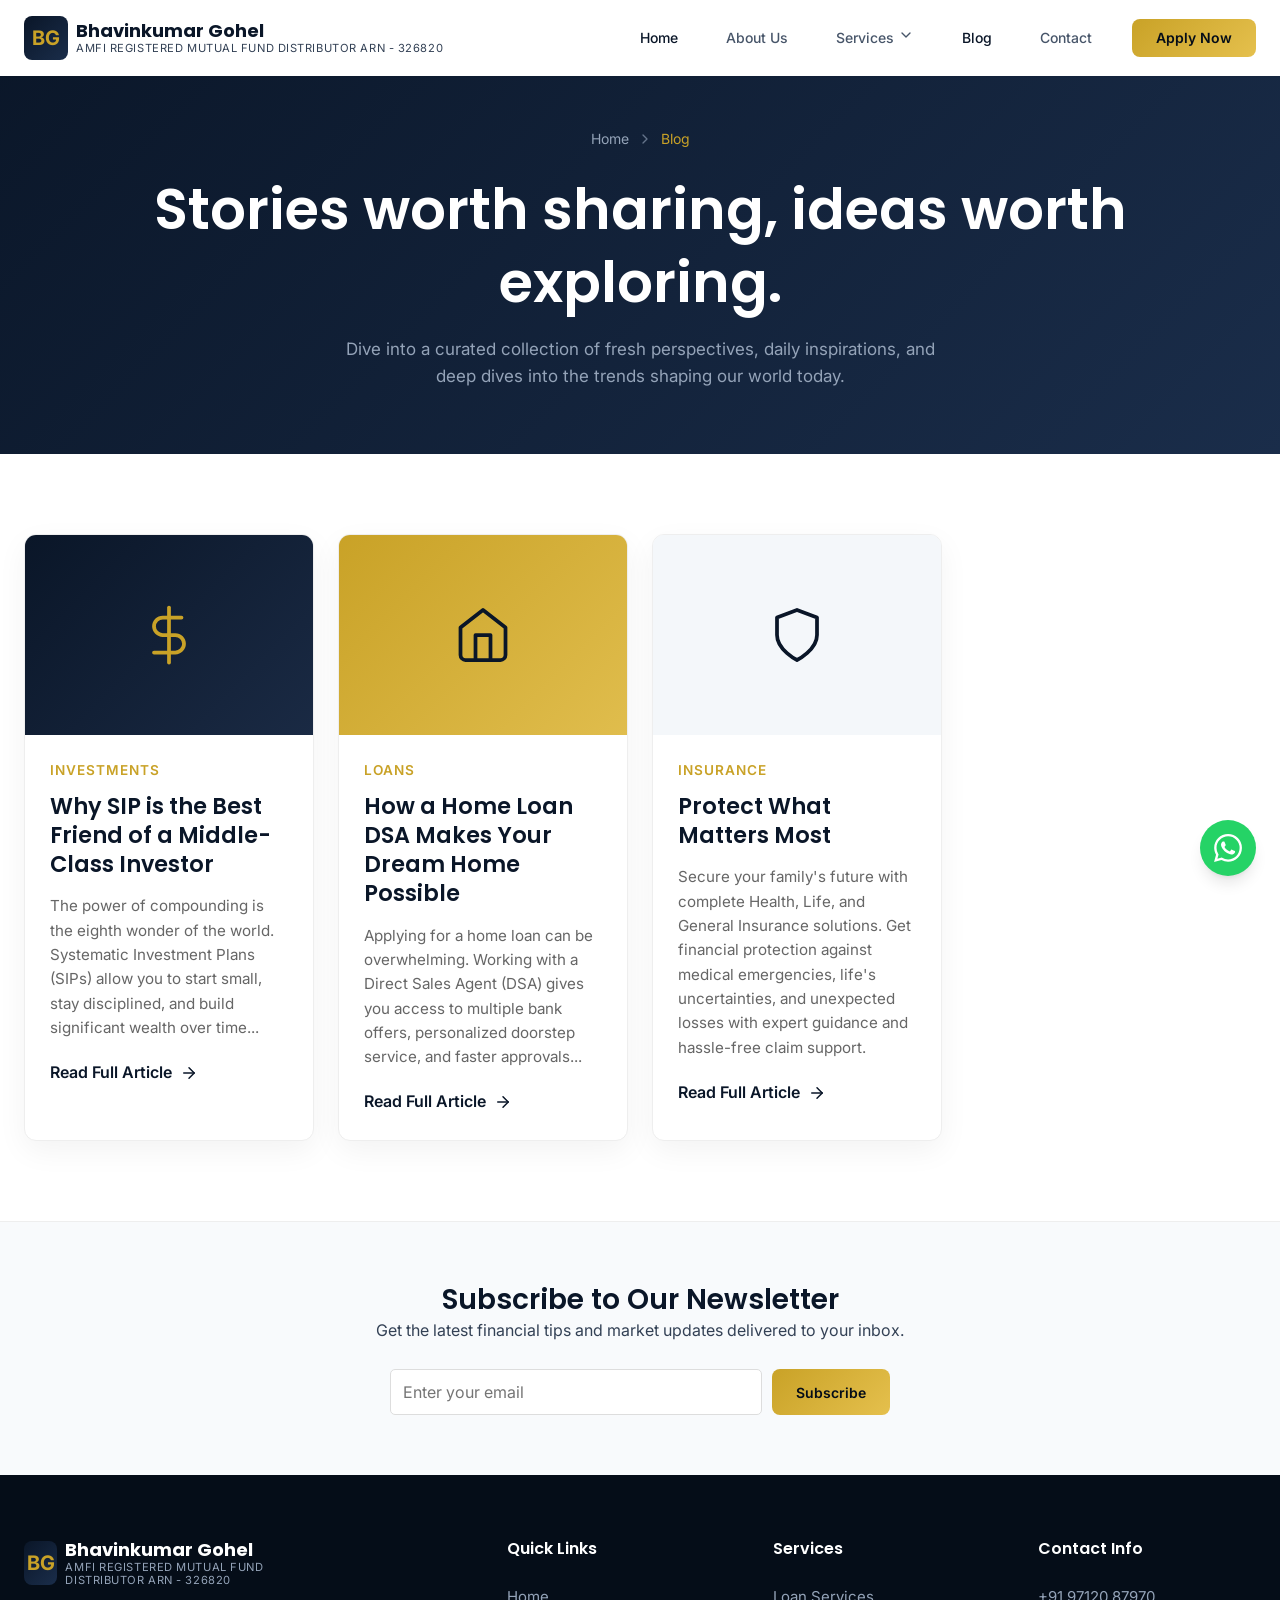
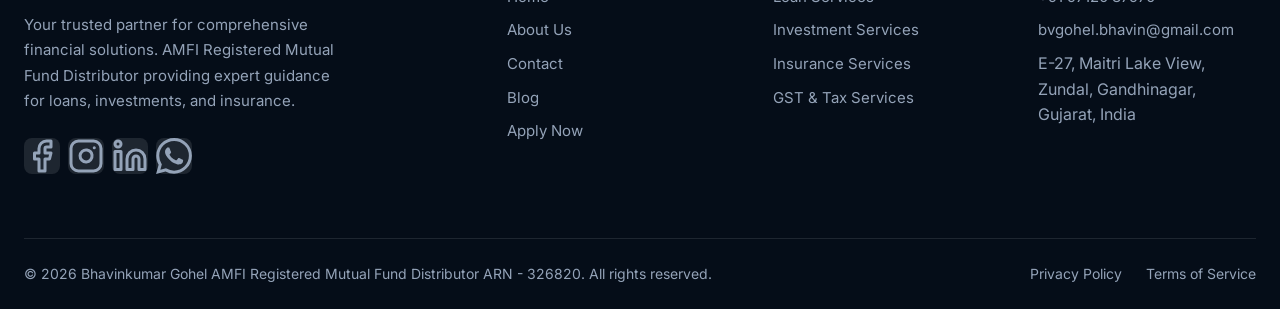
<file: blog.html>
<!DOCTYPE html>
<html lang="en">
<head>
    <meta charset="UTF-8">
    <meta name="viewport" content="width=device-width, initial-scale=1.0">
    <meta name="description" content="Financial Insights & Tips by Bhavinkumar Gohel. Read about Mutual Funds, Home Loans, and Investment strategies.">
    <title>Financial Blog | Bhavinkumar Gohel - Mutual Fund Distributor</title>
    
    <!-- Fonts -->
    <link rel="preconnect" href="https://fonts.googleapis.com">
    <link rel="preconnect" href="https://fonts.gstatic.com" crossorigin>
    <link href="https://fonts.googleapis.com/css2?family=Inter:wght@400;500;600;700&family=Poppins:wght@500;600;700&display=swap" rel="stylesheet">
    
    <!-- Styles -->
    <link rel="stylesheet" href="assets/css/styles.css">
    
    <!-- Favicon -->
    <link rel="icon" type="image/svg+xml" href="data:image/svg+xml,<svg xmlns='http://www.w3.org/2000/svg' viewBox='0 0 100 100'><rect fill='%230a1628' width='100' height='100' rx='15'/><text x='50%' y='55%' dominant-baseline='middle' text-anchor='middle' fill='%23c9a227' font-family='Arial' font-weight='bold' font-size='50'>BG</text></svg>">

    <style>
        .blog-post {
            background: #fff;
            border-radius: 12px;
            overflow: hidden;
            box-shadow: 0 10px 30px rgba(0,0,0,0.05);
            transition: transform 0.3s ease;
            height: 100%;
            display: flex;
            flex-direction: column;
            border: 1px solid #eee;
        }
        .blog-post:hover {
            transform: translateY(-5px);
        }
        .blog-image {
            width: 100%;
            height: 200px;
            background-color: #f4f7fa;
            display: flex;
            align-items: center;
            justify-content: center;
            color: #0a1628;
            font-weight: bold;
        }
        .blog-content {
            padding: 25px;
            flex-grow: 1;
        }
        .blog-category {
            color: #c9a227;
            font-size: 0.85rem;
            font-weight: 600;
            text-transform: uppercase;
            letter-spacing: 1px;
            margin-bottom: 10px;
            display: block;
        }
        .blog-title {
            font-size: 1.4rem;
            margin-bottom: 15px;
            color: #0a1628;
            line-height: 1.3;
        }
        .blog-excerpt {
            color: #666;
            font-size: 0.95rem;
            line-height: 1.6;
            margin-bottom: 20px;
        }
        .read-more {
            color: #0a1628;
            font-weight: 600;
            text-decoration: none;
            display: inline-flex;
            align-items: center;
            gap: 8px;
            transition: color 0.3s;
        }
        .read-more:hover {
            color: #c9a227;
        }
    </style>
</head>
<body>
    
<!-- Header -->
    <header class="header">
        <div class="header-container">
            <a href="index.html" class="logo">
                <div class="logo-icon">BG</div>
                <div class="logo-text">
                    <span class="logo-name">Bhavinkumar Gohel</span>
                    <span class="logo-tagline">AMFI Registered Mutual Fund Distributor ARN - 326820</span>
                </div>
            </a>
            
            <nav class="nav-menu">
                <ul class="nav-links">
                    <li><a href="index.html" class="nav-link active">Home</a></li>
                    <li><a href="about.html" class="nav-link">About Us</a></li>
                    <li class="nav-dropdown">
                        <a href="#" class="nav-link">Services
                            <svg xmlns="http://www.w3.org/2000/svg" width="16" height="16" viewBox="0 0 24 24" fill="none" stroke="currentColor" stroke-width="2" stroke-linecap="round" stroke-linejoin="round"><path d="m6 9 6 6 6-6"/></svg>
                        </a>
                        <div class="nav-dropdown-content">
                            <a href="loan-services.html" class="nav-dropdown-link">Loan Services</a>
                            <a href="investment-services.html" class="nav-dropdown-link">Investment Services</a>
                            <a href="insurance-services.html" class="nav-dropdown-link">Insurance Services</a>
                            <a href="gst-tax-services.html" class="nav-dropdown-link">GST & Tax Services</a>
                        </div>
                    </li>
                    <li><a href="blog.html" class="nav-link">Blog</a></li>
                    <li><a href="contact.html" class="nav-link">Contact</a></li>
                </ul>
                <a href="apply.html" class="btn btn-gold">Apply Now</a>
            </nav>
            
            <button class="mobile-menu-btn" aria-label="Toggle menu">
                <span></span>
                <span></span>
                <span></span>
            </button>
        </div>
    </header>

    <!-- Blog Hero 
    <section class="section section-dark" style="padding: 80px 0; background-color: #0a1628; text-align: center;">
        <div class="container">
            <h1 style="color: white; font-size: 3rem; margin-bottom: 15px;margin-top: 20px; ">Financial Insights</h1>
            <p style="color: #c9a227; font-size: 1.1rem; max-width: 700px; margin: 0 auto;">Expert advice on wealth creation, debt management, and securing your family's future.</p>
        </div>
    </section> -->

        <!-- Page Header -->
    <section class="page-header">
        <div class="container">
            <nav class="breadcrumb">
                <a href="index.html">Home</a>
                <svg xmlns="http://www.w3.org/2000/svg" viewBox="0 0 24 24" fill="none" stroke="currentColor" stroke-width="2" stroke-linecap="round" stroke-linejoin="round"><path d="m9 18 6-6-6-6"/></svg>
                <span>Blog</span>
            </nav>
            <h1>Stories worth sharing, ideas worth exploring.</h1>
            <p>Dive into a curated collection of fresh perspectives, daily inspirations, and deep dives into the trends shaping our world today.</p>
        </div>
    </section>
    

    <!-- Blog Grid -->
    <section class="section section-lg">
        <div class="container">
            <div class="services-grid">
                
                <!-- Article 1: Mutual Funds -->
                <article class="blog-post" data-animate>
                    <div class="blog-image" style="background: linear-gradient(135deg, #0a1628 0%, #1a2a44 100%);">
                        <svg xmlns="http://www.w3.org/2000/svg" width="60" height="60" viewBox="0 0 24 24" fill="none" stroke="#c9a227" stroke-width="1.5" stroke-linecap="round" stroke-linejoin="round"><line x1="12" y1="1" x2="12" y2="23"></line><path d="M17 5H9.5a3.5 3.5 0 0 0 0 7h5a3.5 3.5 0 0 1 0 7H6"></path></svg>
                    </div>
                    <div class="blog-content">
                        <span class="blog-category">Investments</span>
                        <h2 class="blog-title">Why SIP is the Best Friend of a Middle-Class Investor</h2>
                        <p class="blog-excerpt">The power of compounding is the eighth wonder of the world. Systematic Investment Plans (SIPs) allow you to start small, stay disciplined, and build significant wealth over time...</p>
                        <a href="blog-why-sip-best.html" class="read-more">Read Full Article 
                            <svg xmlns="http://www.w3.org/2000/svg" width="18" height="18" viewBox="0 0 24 24" fill="none" stroke="currentColor" stroke-width="2" stroke-linecap="round" stroke-linejoin="round"><line x1="5" y1="12" x2="19" y2="12"></line><polyline points="12 5 19 12 12 19"></polyline></svg>
                        </a>
                    </div>
                </article>

                <!-- Article 2: Home Loans via DSA -->
                <article class="blog-post" data-animate>
                    <div class="blog-image" style="background: linear-gradient(135deg, #c9a227 0%, #e0bd4d 100%);">
                        <svg xmlns="http://www.w3.org/2000/svg" width="60" height="60" viewBox="0 0 24 24" fill="none" stroke="#0a1628" stroke-width="1.5" stroke-linecap="round" stroke-linejoin="round"><path d="M3 9l9-7 9 7v11a2 2 0 0 1-2 2H5a2 2 0 0 1-2-2z"></path><polyline points="9 22 9 12 15 12 15 22"></polyline></svg>
                    </div>
                    <div class="blog-content">
                        <span class="blog-category">Loans</span>
                        <h2 class="blog-title">How a Home Loan DSA Makes Your Dream Home Possible</h2>
                        <p class="blog-excerpt">Applying for a home loan can be overwhelming. Working with a Direct Sales Agent (DSA) gives you access to multiple bank offers, personalized doorstep service, and faster approvals...</p>
                        <a href="blog-home-loan-dsa.html" class="read-more">Read Full Article 
                            <svg xmlns="http://www.w3.org/2000/svg" width="18" height="18" viewBox="0 0 24 24" fill="none" stroke="currentColor" stroke-width="2" stroke-linecap="round" stroke-linejoin="round"><line x1="5" y1="12" x2="19" y2="12"></line><polyline points="12 5 19 12 12 19"></polyline></svg>
                        </a>
                    </div>
                </article>

                <!-- Article 3: Insurance (Placeholder) -->
                <article class="blog-post" data-animate>
                    <div class="blog-image" style="background: #f4f7fa;">
                        <svg xmlns="http://www.w3.org/2000/svg" width="60" height="60" viewBox="0 0 24 24" fill="none" stroke="#0a1628" stroke-width="1.5" stroke-linecap="round" stroke-linejoin="round"><path d="M12 22s8-4 8-10V5l-8-3-8 3v7c0 6 8 10 8 10z"></path></svg>
                    </div>
                    <div class="blog-content">
                        <span class="blog-category">Insurance</span>
                        <h2 class="blog-title">Protect What Matters Most</h2>
                        <p class="blog-excerpt">Secure your family's future with complete Health, Life, and General Insurance solutions. Get financial protection against medical emergencies, life's uncertainties, and unexpected losses with expert guidance and hassle-free claim support.</p>
                        <a href="blog-insurance.html" class="read-more">Read Full Article
                            <svg xmlns="http://www.w3.org/2000/svg" width="18" height="18" viewBox="0 0 24 24" fill="none" stroke="currentColor" stroke-width="2" stroke-linecap="round" stroke-linejoin="round"><line x1="5" y1="12" x2="19" y2="12"></line><polyline points="12 5 19 12 12 19"></polyline></svg>
                        </a>
                    </div>
                </article>
            </div>
        </div>
    </section>

    <!-- Newsletter CTA -->
    <section class="section section-light" style="padding: 60px 0; border-top: 1px solid #eee;">
        <div class="container text-center">
            <h3>Subscribe to Our Newsletter</h3>
            <p style="margin-bottom: 25px;">Get the latest financial tips and market updates delivered to your inbox.</p>
            <form style="max-width: 500px; margin: 0 auto; display: flex; gap: 10px;">
                <input type="email" placeholder="Enter your email" style="flex-grow: 1; padding: 12px; border: 1px solid #ddd; border-radius: 5px;">
                <button type="submit" class="btn btn-gold">Subscribe</button>
            </form>
        </div>
    </section>

    <!-- Footer -->
    <footer class="footer">
        <div class="container">
            <div class="footer-grid">
                <div class="footer-brand">
                    <a href="index.html" class="logo">
                        <div class="logo-icon">BG</div>
                        <div class="logo-text">
                            <span class="logo-name">Bhavinkumar Gohel</span>
                            <span class="logo-tagline">AMFI Registered Mutual Fund Distributor ARN - 326820</span>
                        </div>
                    </a>
                    <p>Your trusted partner for comprehensive financial solutions. AMFI Registered Mutual Fund Distributor providing expert guidance for loans, investments, and insurance.</p>
                    <div class="footer-social">
                        <a href="https://www.facebook.com/share/1JEpXYaaEr/" aria-label="Facebook">
                            <svg xmlns="http://www.w3.org/2000/svg" viewBox="0 0 24 24" fill="none" stroke="currentColor" stroke-width="2" stroke-linecap="round" stroke-linejoin="round"><path d="M18 2h-3a5 5 0 0 0-5 5v3H7v4h3v8h4v-8h3l1-4h-4V7a1 1 0 0 1 1-1h3z"/></svg>
                        </a>
                        <a href="https://www.instagram.com/bvgohel.bhavin?igsh=M2tmMHpzb3FibnNt" aria-label="Instagram">
                            <svg xmlns="http://www.w3.org/2000/svg" viewBox="0 0 24 24" fill="none" stroke="currentColor" stroke-width="2" stroke-linecap="round" stroke-linejoin="round"><rect x="2" y="2" width="20" height="20" rx="5" ry="5"/><path d="M16 11.37A4 4 0 1 1 12.63 8 4 4 0 0 1 16 11.37z"/><line x1="17.5" y1="6.5" x2="17.51" y2="6.5"/></svg>
                        </a>
                        <a href="https://www.linkedin.com/in/bhavinkumar-gohel-330577118" aria-label="LinkedIn">
                            <svg xmlns="http://www.w3.org/2000/svg" viewBox="0 0 24 24" fill="none" stroke="currentColor" stroke-width="2" stroke-linecap="round" stroke-linejoin="round"><path d="M16 8a6 6 0 0 1 6 6v7h-4v-7a2 2 0 0 0-2-2 2 2 0 0 0-2 2v7h-4v-7a6 6 0 0 1 6-6z"/><rect x="2" y="9" width="4" height="12"/><circle cx="4" cy="4" r="2"/></svg>
                        </a>
                        <a href="https://wa.me/919712087970" aria-label="WhatsApp">
                            <svg xmlns="http://www.w3.org/2000/svg" viewBox="0 0 24 24" fill="currentColor"><path d="M17.472 14.382c-.297-.149-1.758-.867-2.03-.967-.273-.099-.471-.148-.67.15-.197.297-.767.966-.94 1.164-.173.199-.347.223-.644.075-.297-.15-1.255-.463-2.39-1.475-.883-.788-1.48-1.761-1.653-2.059-.173-.297-.018-.458.13-.606.134-.133.298-.347.446-.52.149-.174.198-.298.298-.497.099-.198.05-.371-.025-.52-.075-.149-.669-1.612-.916-2.207-.242-.579-.487-.5-.669-.51-.173-.008-.371-.01-.57-.01-.198 0-.52.074-.792.372-.272.297-1.04 1.016-1.04 2.479 0 1.462 1.065 2.875 1.213 3.074.149.198 2.096 3.2 5.077 4.487.709.306 1.262.489 1.694.625.712.227 1.36.195 1.871.118.571-.085 1.758-.719 2.006-1.413.248-.694.248-1.289.173-1.413-.074-.124-.272-.198-.57-.347m-5.421 7.403h-.004a9.87 9.87 0 01-5.031-1.378l-.361-.214-3.741.982.998-3.648-.235-.374a9.86 9.86 0 01-1.51-5.26c.001-5.45 4.436-9.884 9.888-9.884 2.64 0 5.122 1.03 6.988 2.898a9.825 9.825 0 012.893 6.994c-.003 5.45-4.437 9.884-9.885 9.884m8.413-18.297A11.815 11.815 0 0012.05 0C5.495 0 .16 5.335.157 11.892c0 2.096.547 4.142 1.588 5.945L.057 24l6.305-1.654a11.882 11.882 0 005.683 1.448h.005c6.554 0 11.89-5.335 11.893-11.893a11.821 11.821 0 00-3.48-8.413z"/></svg>
                        </a>
                    </div>
                </div>
                <div class="footer-links">
                    <h5>Quick Links</h5>
                    <ul>
                        <li><a href="index.html">Home</a></li>
                        <li><a href="about.html">About Us</a></li>
                        <li><a href="contact.html">Contact</a></li>
                        <li><a href="blog.html">Blog</a></li>
                        <li><a href="apply.html">Apply Now</a></li>
                    </ul>
                </div>
                <div class="footer-links">
                    <h5>Services</h5>
                    <ul>
                        <li><a href="loan-services.html">Loan Services</a></li>
                        <li><a href="investment-services.html">Investment Services</a></li>
                        <li><a href="insurance-services.html">Insurance Services</a></li>
                        <li><a href="gst-tax-services.html">GST & Tax Services</a></li>
                    </ul>
                </div>
                <div class="footer-links">
                    <h5>Contact Info</h5>
                    <ul>
                        <li>
                            <a href="tel:+919712087970">+91 97120 87970</a>
                        </li>
                        <li>
                            <a href="mailto:bvgohel.bhavin@gmail.com">bvgohel.bhavin@gmail.com</a>
                        </li>
                        <li>E-27, Maitri Lake View, Zundal, Gandhinagar, Gujarat, India</li>
                    </ul>
                </div>
            </div>
            <div class="footer-bottom">
                <p>&copy; 2026 Bhavinkumar Gohel AMFI Registered Mutual Fund Distributor ARN - 326820. All rights reserved.</p>
                <div class="footer-bottom-links">
                    <a href="privacy-policy.html">Privacy Policy</a>
                    <a href="terms.html">Terms of Service</a>
                </div>
            </div>
        </div>
    </footer>

    <!-- WhatsApp Button -->
    <a href="https://wa.me/919712087970" class="whatsapp-btn" aria-label="Chat on WhatsApp" target="_blank" rel="noopener noreferrer">
        <svg xmlns="http://www.w3.org/2000/svg" viewBox="0 0 24 24" fill="currentColor"><path d="M17.472 14.382c-.297-.149-1.758-.867-2.03-.967-.273-.099-.471-.148-.67.15-.197.297-.767.966-.94 1.164-.173.199-.347.223-.644.075-.297-.15-1.255-.463-2.39-1.475-.883-.788-1.48-1.761-1.653-2.059-.173-.297-.018-.458.13-.606.134-.133.298-.347.446-.52.149-.174.198-.298.298-.497.099-.198.05-.371-.025-.52-.075-.149-.669-1.612-.916-2.207-.242-.579-.487-.5-.669-.51-.173-.008-.371-.01-.57-.01-.198 0-.52.074-.792.372-.272.297-1.04 1.016-1.04 2.479 0 1.462 1.065 2.875 1.213 3.074.149.198 2.096 3.2 5.077 4.487.709.306 1.262.489 1.694.625.712.227 1.36.195 1.871.118.571-.085 1.758-.719 2.006-1.413.248-.694.248-1.289.173-1.413-.074-.124-.272-.198-.57-.347m-5.421 7.403h-.004a9.87 9.87 0 01-5.031-1.378l-.361-.214-3.741.982.998-3.648-.235-.374a9.86 9.86 0 01-1.51-5.26c.001-5.45 4.436-9.884 9.888-9.884 2.64 0 5.122 1.03 6.988 2.898a9.825 9.825 0 012.893 6.994c-.003 5.45-4.437 9.884-9.885 9.884m8.413-18.297A11.815 11.815 0 0012.05 0C5.495 0 .16 5.335.157 11.892c0 2.096.547 4.142 1.588 5.945L.057 24l6.305-1.654a11.882 11.882 0 005.683 1.448h.005c6.554 0 11.89-5.335 11.893-11.893a11.821 11.821 0 00-3.48-8.413z"/></svg>
    </a>

    <!-- Scroll to Top Button -->
    <a href="#" class="scroll-top" aria-label="Scroll to top">
        <svg xmlns="http://www.w3.org/2000/svg" viewBox="0 0 24 24" fill="none" stroke="currentColor" stroke-width="2" stroke-linecap="round" stroke-linejoin="round"><path d="m18 15-6-6-6 6"/></svg>
    </a>

    <!-- Scripts -->
    <script src="assets/js/main.js"></script>
</body>
</html>
</file>
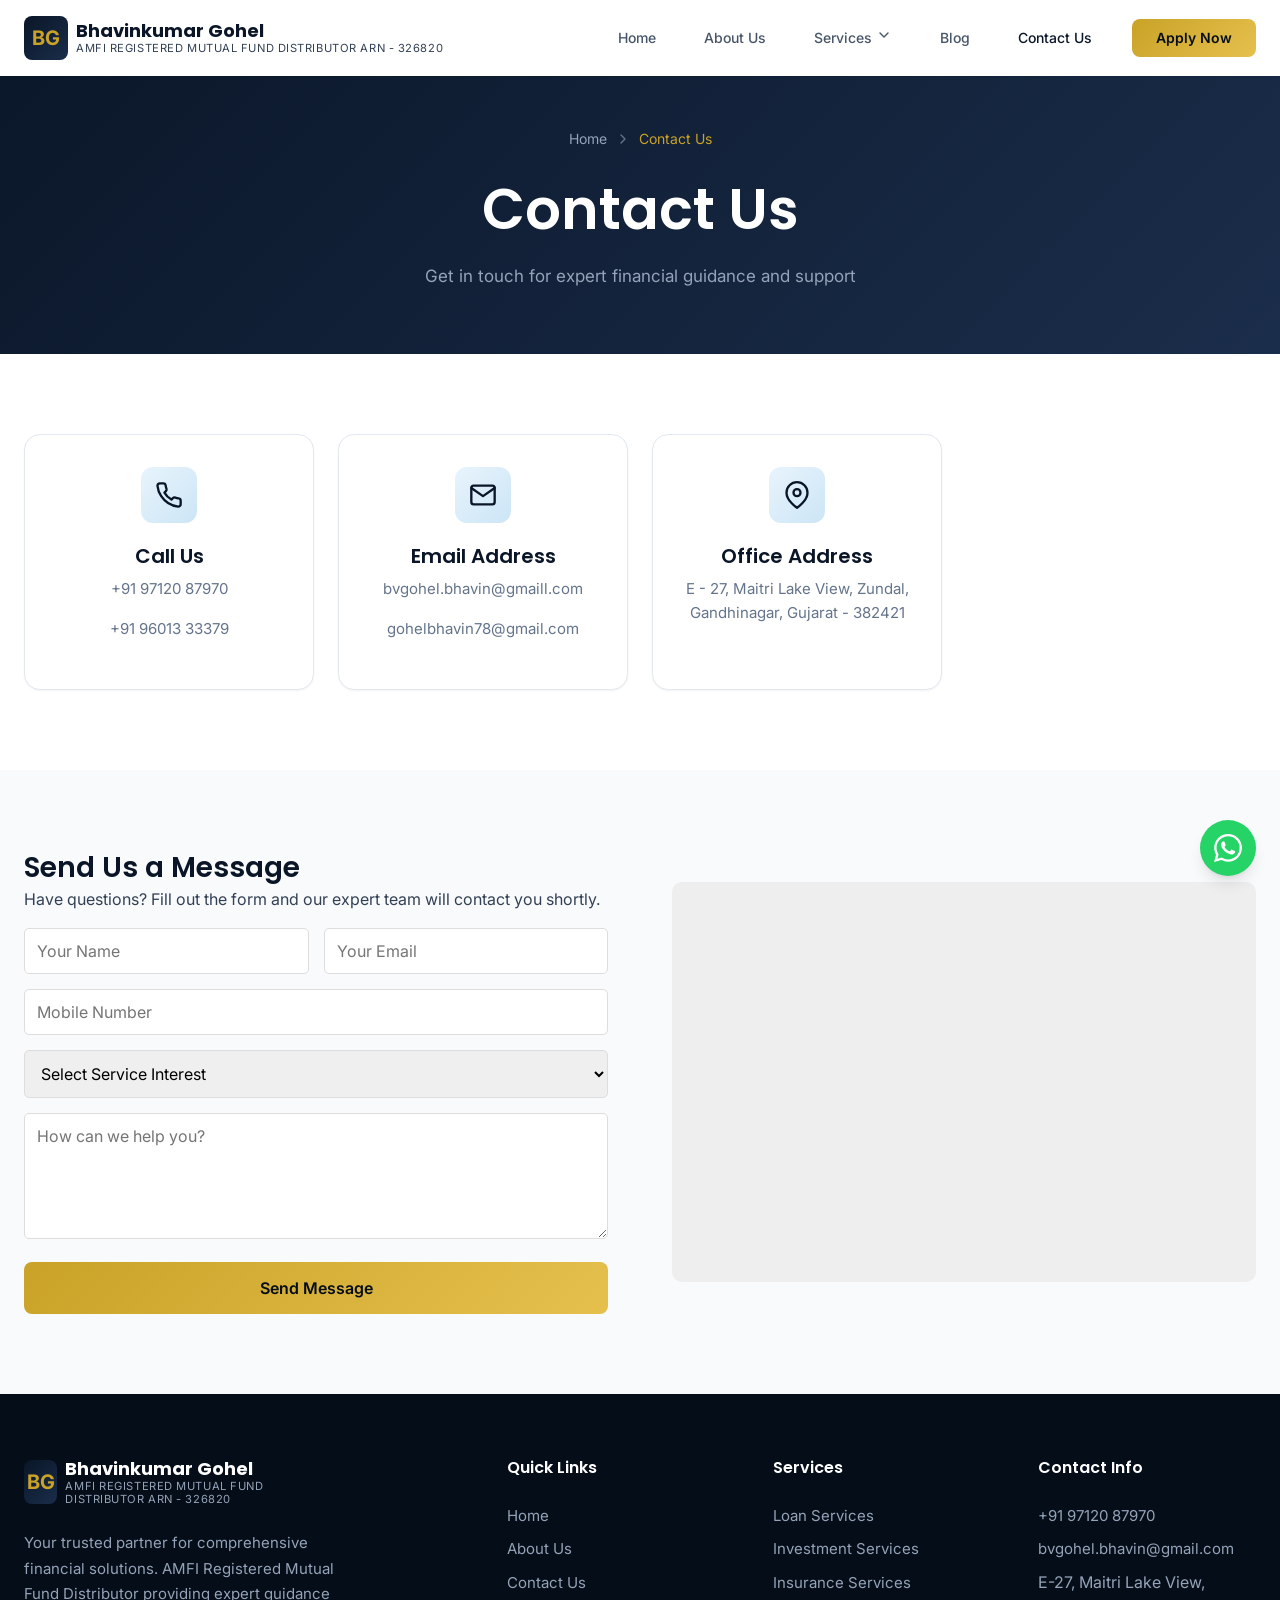
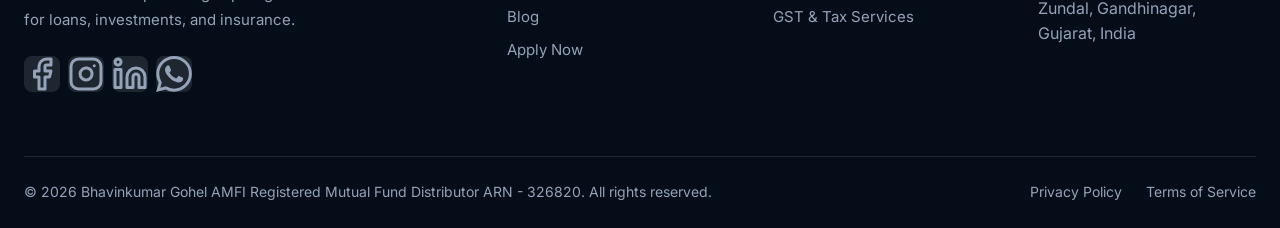
<file: contact.html>
<!DOCTYPE html>
<html lang="en">
<head>
    <meta charset="UTF-8">
    <meta name="viewport" content="width=device-width, initial-scale=1.0">
    <meta name="description" content="Contact Bhavinkumar Gohel - AMFI Registered Mutual Fund Distributor. Get in touch for loans, investments, insurance, and financial solutions in Gujarat, India.">
    <title>Contact Us | Bhavinkumar Gohel - AMFI Registered Mutual Fund Distributor ARN - 326820</title>
    
    <!-- Fonts -->
    <link rel="preconnect" href="https://fonts.googleapis.com">
    <link rel="preconnect" href="https://fonts.gstatic.com" crossorigin>
    <link href="https://fonts.googleapis.com/css2?family=Inter:wght@400;500;600;700&family=Poppins:wght@500;600;700&display=swap" rel="stylesheet">
    
    <!-- Styles -->
    <link rel="stylesheet" href="assets/css/styles.css">
    
    <!-- Favicon -->
    <link rel="icon" type="image/svg+xml" href="data:image/svg+xml,<svg xmlns='http://www.w3.org/2000/svg' viewBox='0 0 100 100'><rect fill='%230a1628' width='100' height='100' rx='15'/><text x='50%' y='55%' dominant-baseline='middle' text-anchor='middle' fill='%23c9a227' font-family='Arial' font-weight='bold' font-size='50'>BG</text></svg>">
</head>
<body>
    <!-- Header -->
    <header class="header">
        <div class="header-container">
            <a href="index.html" class="logo">
                <div class="logo-icon">BG</div>
                <div class="logo-text">
                    <span class="logo-name">Bhavinkumar Gohel</span>
                    <span class="logo-tagline">AMFI Registered Mutual Fund Distributor ARN - 326820</span>
                </div>
            </a>
            
            <nav class="nav-menu">
                <ul class="nav-links">
                    <li><a href="index.html" class="nav-link">Home</a></li>
                    <li><a href="about.html" class="nav-link">About Us</a></li>
                    <li class="nav-dropdown">
                        <a href="#" class="nav-link">Services
                            <svg xmlns="http://www.w3.org/2000/svg" width="16" height="16" viewBox="0 0 24 24" fill="none" stroke="currentColor" stroke-width="2" stroke-linecap="round" stroke-linejoin="round"><path d="m6 9 6 6 6-6"/></svg>
                        </a>
                        <div class="nav-dropdown-content">
                            <a href="loan-services.html" class="nav-dropdown-link">Loan Services</a>
                            <a href="investment-services.html" class="nav-dropdown-link">Investment Services</a>
                            <a href="insurance-services.html" class="nav-dropdown-link">Insurance Services</a>
                            <a href="gst-tax-services.html" class="nav-dropdown-link">GST & Tax Services</a>
                        </div>
                    </li>
                    <li><a href="blog.html" class="nav-link">Blog</a></li>
                    <li><a href="contact.html" class="nav-link active">Contact Us</a></li>
                </ul>
                <a href="apply.html" class="btn btn-gold">Apply Now</a>
            </nav>
            
            <button class="mobile-menu-btn" aria-label="Toggle menu">
                <span></span><span></span><span></span>
            </button>
        </div>
    </header>

    <!-- Page Header 
    <section class="section section-dark" style="padding: 60px 0; background-color: #0a1628;">
        <div class="container text-center">
            <h1 style="color: white; font-size: 3rem; margin-bottom: 15px;margin-top: 20px; ">Contact Us</h1>
            <p style="color: #c9a227;">Get in touch for expert financial guidance and support</p>
        </div>
    </section> -->

    <!-- Page Header -->
    <section class="page-header">
        <div class="container">
            <nav class="breadcrumb">
                <a href="index.html">Home</a>
                <svg xmlns="http://www.w3.org/2000/svg" viewBox="0 0 24 24" fill="none" stroke="currentColor" stroke-width="2" stroke-linecap="round" stroke-linejoin="round"><path d="m9 18 6-6-6-6"/></svg>
                <span>Contact Us</span>
            </nav>
            <h1>Contact Us</h1>
            <p>Get in touch for expert financial guidance and support</p>
        </div>
    </section>

    <!-- Contact Info Cards -->
    <section class="section section-lg">
        <div class="container">
            <div class="services-grid">
                <!-- Mobile Number -->
                <div class="service-card text-center" data-animate>
                    <div class="service-icon" style="margin: 0 auto 20px;">
                        <svg xmlns="http://www.w3.org/2000/svg" viewBox="0 0 24 24" fill="none" stroke="currentColor" stroke-width="2" stroke-linecap="round" stroke-linejoin="round"><path d="M22 16.92v3a2 2 0 0 1-2.18 2 19.79 19.79 0 0 1-8.63-3.07 19.5 19.5 0 0 1-6-6 19.79 19.79 0 0 1-3.07-8.67A2 2 0 0 1 4.11 2h3a2 2 0 0 1 2 1.72 12.84 12.84 0 0 0 .7 2.81 2 2 0 0 1-.45 2.11L8.09 9.91a16 16 0 0 0 6 6l1.27-1.27a2 2 0 0 1 2.11-.45 12.84 12.84 0 0 0 2.81.7A2 2 0 0 1 22 16.92z"/></svg>
                    </div>
                    <h4>Call Us</h4>
                    <p>+91 97120 87970</p>
                    <p>+91 96013 33379</p>
                </div>

                <!-- Email ID -->
                <div class="service-card text-center" data-animate>
                    <div class="service-icon" style="margin: 0 auto 20px;">
                        <svg xmlns="http://www.w3.org/2000/svg" viewBox="0 0 24 24" fill="none" stroke="currentColor" stroke-width="2" stroke-linecap="round" stroke-linejoin="round"><path d="M4 4h16c1.1 0 2 .9 2 2v12c0 1.1-.9 2-2 2H4c-1.1 0-2-.9-2-2V6c0-1.1.9-2 2-2z"/><polyline points="22,6 12,13 2,6"/></svg>
                    </div>
                    <h4>Email Address</h4>
                    <p>bvgohel.bhavin@gmaill.com</p>
                    <p>gohelbhavin78@gmail.com</p>
                </div>

                <!-- Office Address -->
                <div class="service-card text-center" data-animate>
                    <div class="service-icon" style="margin: 0 auto 20px;">
                        <svg xmlns="http://www.w3.org/2000/svg" viewBox="0 0 24 24" fill="none" stroke="currentColor" stroke-width="2" stroke-linecap="round" stroke-linejoin="round"><path d="M21 10c0 7-9 13-9 13s-9-6-9-13a9 9 0 0 1 18 0z"/><circle cx="12" cy="10" r="3"/></svg>
                    </div>
                    <h4>Office Address</h4>
                    <p>E - 27, Maitri Lake View, Zundal,<br>Gandhinagar, Gujarat - 382421</p>
                </div>
            </div>
        </div>
    </section>

    <!-- Contact Form & Map -->
    <section class="section section-lg section-light">
        <div class="container">
            <div class="about-grid">
                <!-- Form -->
                <div class="contact-form-container" data-animate>
                    <h3>Send Us a Message</h3>
                    <p>Have questions? Fill out the form and our expert team will contact you shortly.</p>
                    <form action="#" class="mt-md">
                        <div style="display: grid; grid-template-columns: 1fr 1fr; gap: 15px; margin-bottom: 15px;">
                            <input type="text" placeholder="Your Name" class="form-control" required style="width: 100%; padding: 12px; border: 1px solid #ddd; border-radius: 5px;">
                            <input type="email" placeholder="Your Email" class="form-control" required style="width: 100%; padding: 12px; border: 1px solid #ddd; border-radius: 5px;">
                        </div>
                        <div style="margin-bottom: 15px;">
                            <input type="tel" placeholder="Mobile Number" class="form-control" required style="width: 100%; padding: 12px; border: 1px solid #ddd; border-radius: 5px;">
                        </div>
                        <div style="margin-bottom: 15px;">
                            <select class="form-control" style="width: 100%; padding: 12px; border: 1px solid #ddd; border-radius: 5px;">
                                <option value="">Select Service Interest</option>
                                <option value="loan">Loan Services</option>
                                <option value="investment">Investment / Mutual Funds</option>
                                <option value="insurance">Insurance</option>
                                <option value="tax">GST & Tax Services</option>
                            </select>
                        </div>
                        <div style="margin-bottom: 15px;">
                            <textarea placeholder="How can we help you?" rows="5" style="width: 100%; padding: 12px; border: 1px solid #ddd; border-radius: 5px;"></textarea>
                        </div>
                        <button type="submit" class="btn btn-gold btn-lg" style="width: 100%;">Send Message</button>
                    </form>
                </div>

                <!-- Map -->
                <div class="map-container" data-animate style="background: #eee; border-radius: 10px; overflow: hidden; min-height: 400px;">
                    <!-- Replace the iframe src with your actual Google Maps embed link -->
                    <iframe 
                        src="https://www.google.com/maps/embed?pb=!1m18!1m12!1m3!1d235014.299110192!2d72.41493013511521!3d23.0201817630063!2m3!1f0!2f0!3f0!3m2!1i1024!2i768!4f13.1!3m3!1m2!1s0x395e848aba5bd449%3A0x4fcedd11614f6516!2sAhmedabad%2C%20Gujarat!5e0!3m2!1sen!2sin!4v1647414456789!5m2!1sen!2sin" 
                        width="100%" height="100%" style="border:0;" allowfullscreen="" loading="lazy">
                    </iframe>
                </div>
            </div>
        </div>
    </section>

      <!-- Footer -->
    <footer class="footer">
        <div class="container">
            <div class="footer-grid">
                <div class="footer-brand">
                    <a href="index.html" class="logo">
                        <div class="logo-icon">BG</div>
                        <div class="logo-text">
                            <span class="logo-name">Bhavinkumar Gohel</span>
                            <span class="logo-tagline">AMFI Registered Mutual Fund Distributor ARN - 326820</span>
                        </div>
                    </a>
                    <p>Your trusted partner for comprehensive financial solutions. AMFI Registered Mutual Fund Distributor providing expert guidance for loans, investments, and insurance.</p>
                    <div class="footer-social">
                        <a href="https://www.facebook.com/share/1JEpXYaaEr/" aria-label="Facebook">
                            <svg xmlns="http://www.w3.org/2000/svg" viewBox="0 0 24 24" fill="none" stroke="currentColor" stroke-width="2" stroke-linecap="round" stroke-linejoin="round"><path d="M18 2h-3a5 5 0 0 0-5 5v3H7v4h3v8h4v-8h3l1-4h-4V7a1 1 0 0 1 1-1h3z"/></svg>
                        </a>
                        <a href="https://www.instagram.com/bvgohel.bhavin?igsh=M2tmMHpzb3FibnNt" aria-label="Instagram">
                            <svg xmlns="http://www.w3.org/2000/svg" viewBox="0 0 24 24" fill="none" stroke="currentColor" stroke-width="2" stroke-linecap="round" stroke-linejoin="round"><rect x="2" y="2" width="20" height="20" rx="5" ry="5"/><path d="M16 11.37A4 4 0 1 1 12.63 8 4 4 0 0 1 16 11.37z"/><line x1="17.5" y1="6.5" x2="17.51" y2="6.5"/></svg>
                        </a>
                        <a href="https://www.linkedin.com/in/bhavinkumar-gohel-330577118" aria-label="LinkedIn">
                            <svg xmlns="http://www.w3.org/2000/svg" viewBox="0 0 24 24" fill="none" stroke="currentColor" stroke-width="2" stroke-linecap="round" stroke-linejoin="round"><path d="M16 8a6 6 0 0 1 6 6v7h-4v-7a2 2 0 0 0-2-2 2 2 0 0 0-2 2v7h-4v-7a6 6 0 0 1 6-6z"/><rect x="2" y="9" width="4" height="12"/><circle cx="4" cy="4" r="2"/></svg>
                        </a>
                        <a href="https://wa.me/919712087970" aria-label="WhatsApp">
                            <svg xmlns="http://www.w3.org/2000/svg" viewBox="0 0 24 24" fill="currentColor"><path d="M17.472 14.382c-.297-.149-1.758-.867-2.03-.967-.273-.099-.471-.148-.67.15-.197.297-.767.966-.94 1.164-.173.199-.347.223-.644.075-.297-.15-1.255-.463-2.39-1.475-.883-.788-1.48-1.761-1.653-2.059-.173-.297-.018-.458.13-.606.134-.133.298-.347.446-.52.149-.174.198-.298.298-.497.099-.198.05-.371-.025-.52-.075-.149-.669-1.612-.916-2.207-.242-.579-.487-.5-.669-.51-.173-.008-.371-.01-.57-.01-.198 0-.52.074-.792.372-.272.297-1.04 1.016-1.04 2.479 0 1.462 1.065 2.875 1.213 3.074.149.198 2.096 3.2 5.077 4.487.709.306 1.262.489 1.694.625.712.227 1.36.195 1.871.118.571-.085 1.758-.719 2.006-1.413.248-.694.248-1.289.173-1.413-.074-.124-.272-.198-.57-.347m-5.421 7.403h-.004a9.87 9.87 0 01-5.031-1.378l-.361-.214-3.741.982.998-3.648-.235-.374a9.86 9.86 0 01-1.51-5.26c.001-5.45 4.436-9.884 9.888-9.884 2.64 0 5.122 1.03 6.988 2.898a9.825 9.825 0 012.893 6.994c-.003 5.45-4.437 9.884-9.885 9.884m8.413-18.297A11.815 11.815 0 0012.05 0C5.495 0 .16 5.335.157 11.892c0 2.096.547 4.142 1.588 5.945L.057 24l6.305-1.654a11.882 11.882 0 005.683 1.448h.005c6.554 0 11.89-5.335 11.893-11.893a11.821 11.821 0 00-3.48-8.413z"/></svg>
                        </a>
                    </div>
                </div>
                <div class="footer-links">
                    <h5>Quick Links</h5>
                    <ul>
                        <li><a href="index.html">Home</a></li>
                        <li><a href="about.html">About Us</a></li>
                        <li><a href="contact.html">Contact Us</a></li>
                        <li><a href="blog.html">Blog</a></li>
                        <li><a href="apply.html">Apply Now</a></li>
                    </ul>
                </div>
                <div class="footer-links">
                    <h5>Services</h5>
                    <ul>
                        <li><a href="loan-services.html">Loan Services</a></li>
                        <li><a href="investment-services.html">Investment Services</a></li>
                        <li><a href="insurance-services.html">Insurance Services</a></li>
                        <li><a href="gst-tax-services.html">GST & Tax Services</a></li>
                    </ul>
                </div>
                <div class="footer-links">
                    <h5>Contact Info</h5>
                    <ul>
                        <li>
                            <a href="tel:+919712087970">+91 97120 87970</a>
                        </li>
                        <li>
                            <a href="mailto:bvgohel.bhavin@gmail.com">bvgohel.bhavin@gmail.com</a>
                        </li>
                        <li>E-27, Maitri Lake View, Zundal, Gandhinagar, Gujarat, India</li>
                    </ul>
                </div>
            </div>
            <div class="footer-bottom">
                <p>&copy; 2026 Bhavinkumar Gohel AMFI Registered Mutual Fund Distributor ARN - 326820. All rights reserved.</p>
                <div class="footer-bottom-links">
                    <a href="privacy-policy.html">Privacy Policy</a>
                    <a href="terms.html">Terms of Service</a>
                </div>
            </div>
        </div>
    </footer>

    <!-- WhatsApp Button -->
    <a href="https://wa.me/919712087970" class="whatsapp-btn" aria-label="Chat on WhatsApp" target="_blank" rel="noopener noreferrer">
        <svg xmlns="http://www.w3.org/2000/svg" viewBox="0 0 24 24" fill="currentColor"><path d="M17.472 14.382c-.297-.149-1.758-.867-2.03-.967-.273-.099-.471-.148-.67.15-.197.297-.767.966-.94 1.164-.173.199-.347.223-.644.075-.297-.15-1.255-.463-2.39-1.475-.883-.788-1.48-1.761-1.653-2.059-.173-.297-.018-.458.13-.606.134-.133.298-.347.446-.52.149-.174.198-.298.298-.497.099-.198.05-.371-.025-.52-.075-.149-.669-1.612-.916-2.207-.242-.579-.487-.5-.669-.51-.173-.008-.371-.01-.57-.01-.198 0-.52.074-.792.372-.272.297-1.04 1.016-1.04 2.479 0 1.462 1.065 2.875 1.213 3.074.149.198 2.096 3.2 5.077 4.487.709.306 1.262.489 1.694.625.712.227 1.36.195 1.871.118.571-.085 1.758-.719 2.006-1.413.248-.694.248-1.289.173-1.413-.074-.124-.272-.198-.57-.347m-5.421 7.403h-.004a9.87 9.87 0 01-5.031-1.378l-.361-.214-3.741.982.998-3.648-.235-.374a9.86 9.86 0 01-1.51-5.26c.001-5.45 4.436-9.884 9.888-9.884 2.64 0 5.122 1.03 6.988 2.898a9.825 9.825 0 012.893 6.994c-.003 5.45-4.437 9.884-9.885 9.884m8.413-18.297A11.815 11.815 0 0012.05 0C5.495 0 .16 5.335.157 11.892c0 2.096.547 4.142 1.588 5.945L.057 24l6.305-1.654a11.882 11.882 0 005.683 1.448h.005c6.554 0 11.89-5.335 11.893-11.893a11.821 11.821 0 00-3.48-8.413z"/></svg>
    </a>

    <!-- Scroll to Top Button -->
    <a href="#" class="scroll-top" aria-label="Scroll to top">
        <svg xmlns="http://www.w3.org/2000/svg" viewBox="0 0 24 24" fill="none" stroke="currentColor" stroke-width="2" stroke-linecap="round" stroke-linejoin="round"><path d="m18 15-6-6-6 6"/></svg>
    </a>

    <!-- Scripts -->
    <script src="assets/js/main.js"></script>
</body>
</html>
</file>
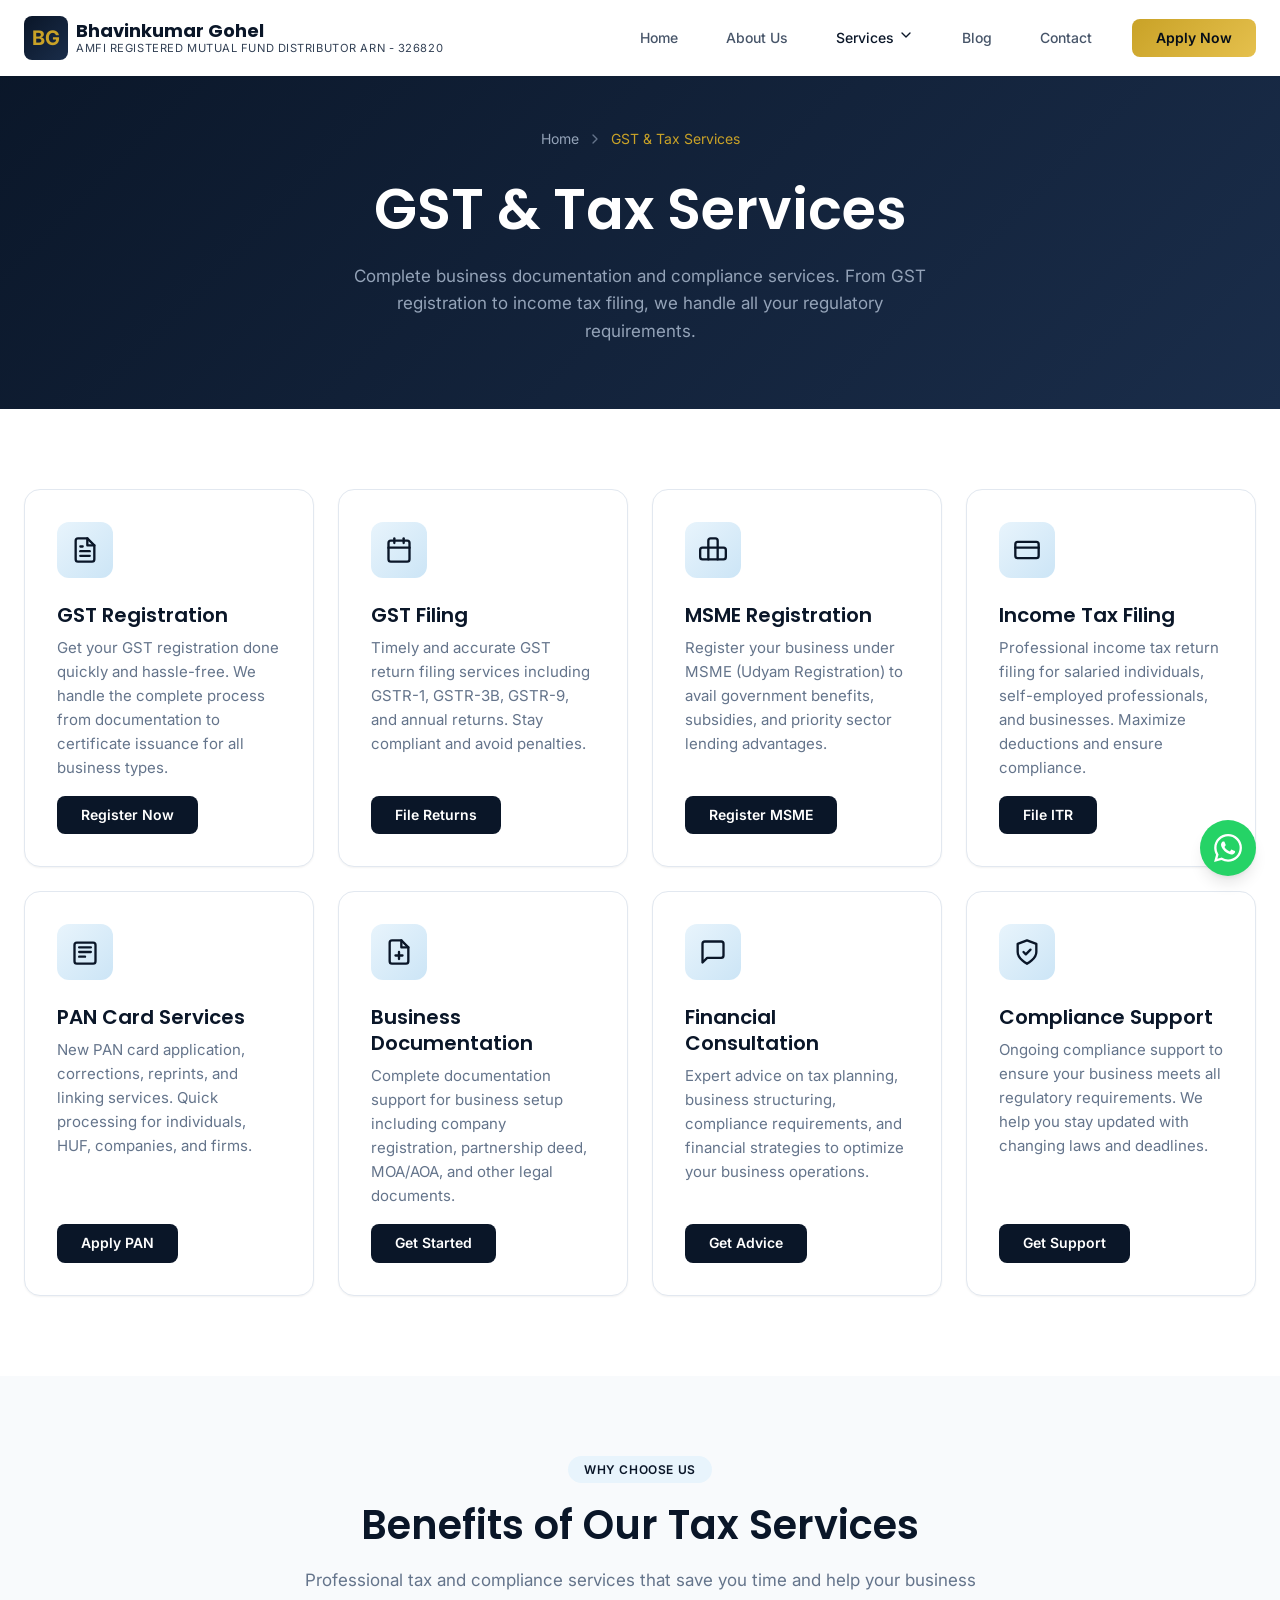
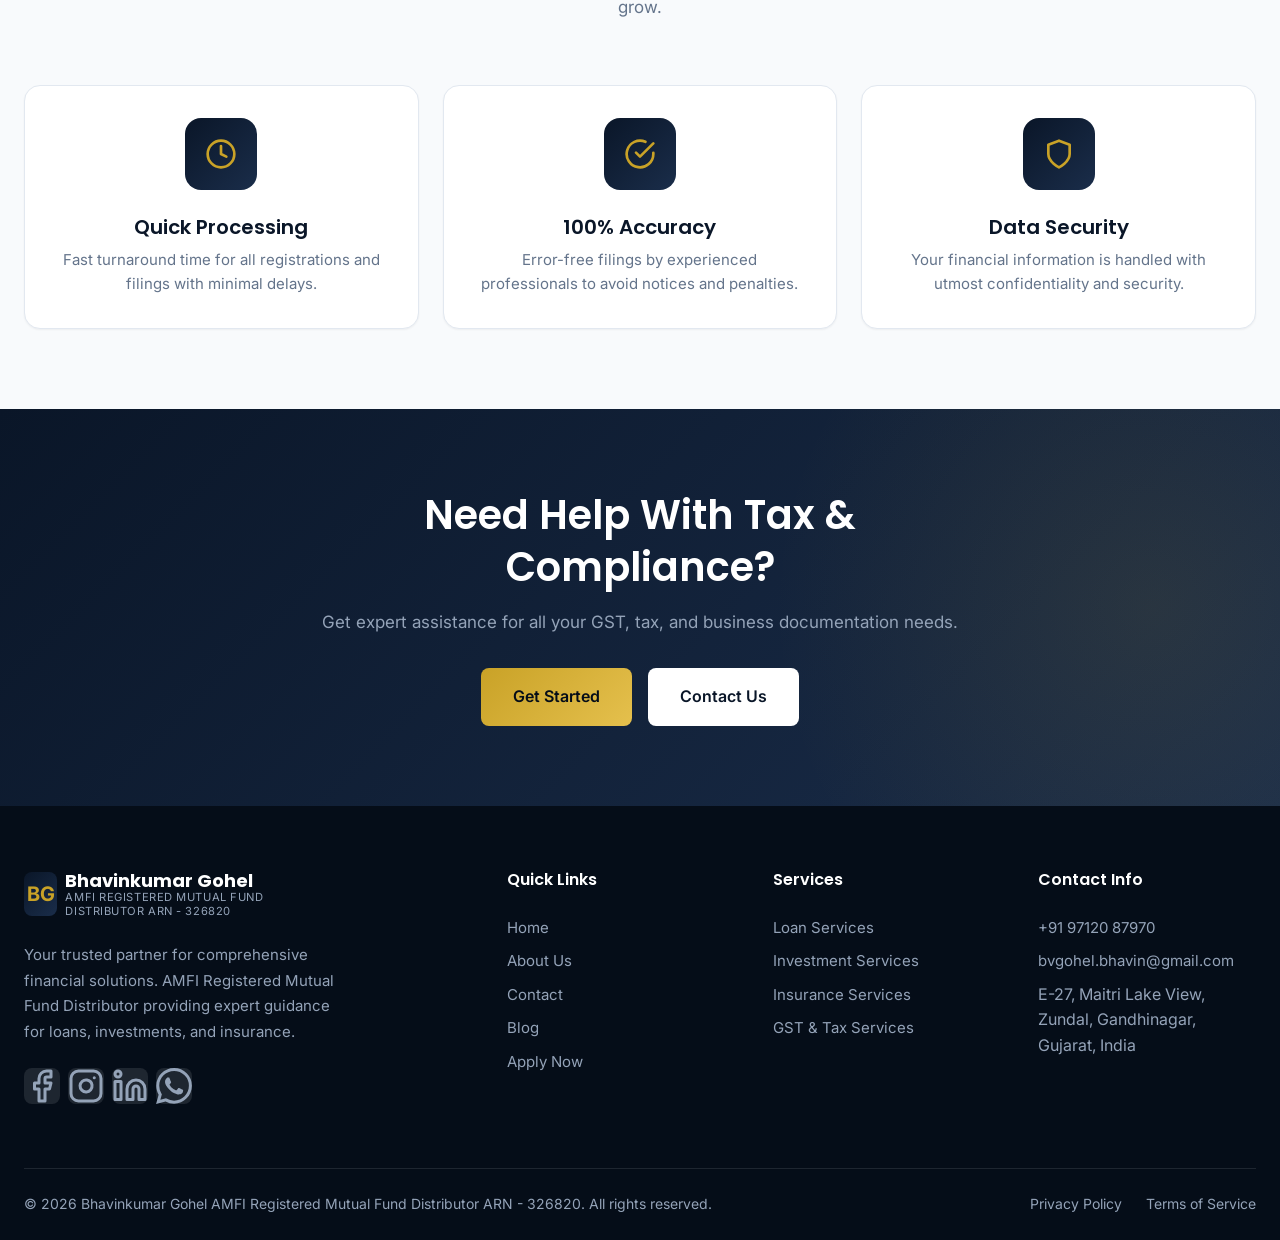
<file: gst-tax-services.html>
<!DOCTYPE html>
<html lang="en">
<head>
    <meta charset="UTF-8">
    <meta name="viewport" content="width=device-width, initial-scale=1.0">
    <meta name="description" content="GST Registration, GST Filing, MSME Registration, Income Tax Filing, PAN Card Services, and Business Documentation services.">
    <meta name="keywords" content="GST registration, GST filing, MSME registration, income tax filing, PAN card, business documentation, Gujarat">
    
    <title>GST & Tax Services | Bhavinkumar Gohel AMFI Registered Mutual Fund Distributor ARN - 326820</title>
    
    <link rel="preconnect" href="https://fonts.googleapis.com">
    <link rel="preconnect" href="https://fonts.gstatic.com" crossorigin>
    <link href="https://fonts.googleapis.com/css2?family=Inter:wght@400;500;600;700&family=Poppins:wght@500;600;700&display=swap" rel="stylesheet">
    <link rel="stylesheet" href="assets/css/styles.css">
    <link rel="icon" type="image/svg+xml" href="data:image/svg+xml,<svg xmlns='http://www.w3.org/2000/svg' viewBox='0 0 100 100'><rect fill='%230a1628' width='100' height='100' rx='15'/><text x='50%' y='55%' dominant-baseline='middle' text-anchor='middle' fill='%23c9a227' font-family='Arial' font-weight='bold' font-size='50'>BG</text></svg>">
</head>
<body>
    <!-- Header -->
    <header class="header">
        <div class="header-container">
            <a href="index.html" class="logo">
                <div class="logo-icon">BG</div>
                <div class="logo-text">
                    <span class="logo-name">Bhavinkumar Gohel</span>
                    <span class="logo-tagline">AMFI Registered Mutual Fund Distributor ARN - 326820</span>
                </div>
            </a>
            <nav class="nav-menu">
                <ul class="nav-links">
                    <li><a href="index.html" class="nav-link">Home</a></li>
                    <li><a href="about.html" class="nav-link">About Us</a></li>
                    <li class="nav-dropdown">
                        <a href="#" class="nav-link active">Services
                            <svg xmlns="http://www.w3.org/2000/svg" width="16" height="16" viewBox="0 0 24 24" fill="none" stroke="currentColor" stroke-width="2" stroke-linecap="round" stroke-linejoin="round"><path d="m6 9 6 6 6-6"/></svg>
                        </a>
                        <div class="nav-dropdown-content">
                            <a href="loan-services.html" class="nav-dropdown-link">Loan Services</a>
                            <a href="investment-services.html" class="nav-dropdown-link">Investment Services</a>
                            <a href="insurance-services.html" class="nav-dropdown-link">Insurance Services</a>
                            <a href="gst-tax-services.html" class="nav-dropdown-link">GST & Tax Services</a>
                        </div>
                    </li>
                    <li><a href="blog.html" class="nav-link">Blog</a></li>
                    <li><a href="contact.html" class="nav-link">Contact</a></li>
                </ul>
                <a href="apply.html" class="btn btn-gold">Apply Now</a>
            </nav>
            <button class="mobile-menu-btn" aria-label="Toggle menu">
                <span></span>
                <span></span>
                <span></span>
            </button>
        </div>
    </header>

    <!-- Page Header -->
    <section class="page-header">
        <div class="container">
            <nav class="breadcrumb">
                <a href="index.html">Home</a>
                <svg xmlns="http://www.w3.org/2000/svg" viewBox="0 0 24 24" fill="none" stroke="currentColor" stroke-width="2" stroke-linecap="round" stroke-linejoin="round"><path d="m9 18 6-6-6-6"/></svg>
                <span>GST & Tax Services</span>
            </nav>
            <h1>GST & Tax Services</h1>
            <p>Complete business documentation and compliance services. From GST registration to income tax filing, we handle all your regulatory requirements.</p>
        </div>
    </section>

    <!-- GST & Tax Services Grid -->
    <section class="section section-lg">
        <div class="container">
            <div class="services-grid">
                <div class="service-card" data-animate>
                    <div class="service-icon">
                        <svg xmlns="http://www.w3.org/2000/svg" viewBox="0 0 24 24" fill="none" stroke="currentColor" stroke-width="2" stroke-linecap="round" stroke-linejoin="round"><path d="M14 2H6a2 2 0 0 0-2 2v16a2 2 0 0 0 2 2h12a2 2 0 0 0 2-2V8z"/><polyline points="14 2 14 8 20 8"/><line x1="16" y1="13" x2="8" y2="13"/><line x1="16" y1="17" x2="8" y2="17"/><polyline points="10 9 9 9 8 9"/></svg>
                    </div>
                    <h4>GST Registration</h4>
                    <p>Get your GST registration done quickly and hassle-free. We handle the complete process from documentation to certificate issuance for all business types.</p>
                    <a href="apply.html?service=gst-registration" class="btn btn-primary">Register Now</a>
                </div>

                <div class="service-card" data-animate>
                    <div class="service-icon">
                        <svg xmlns="http://www.w3.org/2000/svg" viewBox="0 0 24 24" fill="none" stroke="currentColor" stroke-width="2" stroke-linecap="round" stroke-linejoin="round"><rect x="3" y="4" width="18" height="18" rx="2" ry="2"/><line x1="16" y1="2" x2="16" y2="6"/><line x1="8" y1="2" x2="8" y2="6"/><line x1="3" y1="10" x2="21" y2="10"/></svg>
                    </div>
                    <h4>GST Filing</h4>
                    <p>Timely and accurate GST return filing services including GSTR-1, GSTR-3B, GSTR-9, and annual returns. Stay compliant and avoid penalties.</p>
                    <a href="apply.html?service=gst-filing" class="btn btn-primary">File Returns</a>
                </div>

                <div class="service-card" data-animate>
                    <div class="service-icon">
                        <svg xmlns="http://www.w3.org/2000/svg" viewBox="0 0 24 24" fill="none" stroke="currentColor" stroke-width="2" stroke-linecap="round" stroke-linejoin="round"><path d="M16 20V4a2 2 0 0 0-2-2h-4a2 2 0 0 0-2 2v16"/><rect x="1" y="10" width="22" height="10" rx="2"/></svg>
                    </div>
                    <h4>MSME Registration</h4>
                    <p>Register your business under MSME (Udyam Registration) to avail government benefits, subsidies, and priority sector lending advantages.</p>
                    <a href="apply.html?service=msme" class="btn btn-primary">Register MSME</a>
                </div>

                <div class="service-card" data-animate>
                    <div class="service-icon">
                        <svg xmlns="http://www.w3.org/2000/svg" viewBox="0 0 24 24" fill="none" stroke="currentColor" stroke-width="2" stroke-linecap="round" stroke-linejoin="round"><rect x="2" y="5" width="20" height="14" rx="2"/><line x1="2" y1="10" x2="22" y2="10"/></svg>
                    </div>
                    <h4>Income Tax Filing</h4>
                    <p>Professional income tax return filing for salaried individuals, self-employed professionals, and businesses. Maximize deductions and ensure compliance.</p>
                    <a href="apply.html?service=itr" class="btn btn-primary">File ITR</a>
                </div>

                <div class="service-card" data-animate>
                    <div class="service-icon">
                        <svg xmlns="http://www.w3.org/2000/svg" viewBox="0 0 24 24" fill="none" stroke="currentColor" stroke-width="2" stroke-linecap="round" stroke-linejoin="round"><rect x="3" y="4" width="18" height="18" rx="2" ry="2"/><line x1="7" y1="8" x2="17" y2="8"/><line x1="7" y1="12" x2="17" y2="12"/><line x1="7" y1="16" x2="12" y2="16"/></svg>
                    </div>
                    <h4>PAN Card Services</h4>
                    <p>New PAN card application, corrections, reprints, and linking services. Quick processing for individuals, HUF, companies, and firms.</p>
                    <a href="apply.html?service=pan" class="btn btn-primary">Apply PAN</a>
                </div>

                <div class="service-card" data-animate>
                    <div class="service-icon">
                        <svg xmlns="http://www.w3.org/2000/svg" viewBox="0 0 24 24" fill="none" stroke="currentColor" stroke-width="2" stroke-linecap="round" stroke-linejoin="round"><path d="M14 2H6a2 2 0 0 0-2 2v16a2 2 0 0 0 2 2h12a2 2 0 0 0 2-2V8z"/><polyline points="14 2 14 8 20 8"/><line x1="12" y1="18" x2="12" y2="12"/><line x1="9" y1="15" x2="15" y2="15"/></svg>
                    </div>
                    <h4>Business Documentation</h4>
                    <p>Complete documentation support for business setup including company registration, partnership deed, MOA/AOA, and other legal documents.</p>
                    <a href="apply.html?service=documentation" class="btn btn-primary">Get Started</a>
                </div>

                <div class="service-card" data-animate>
                    <div class="service-icon">
                        <svg xmlns="http://www.w3.org/2000/svg" viewBox="0 0 24 24" fill="none" stroke="currentColor" stroke-width="2" stroke-linecap="round" stroke-linejoin="round"><path d="M21 15a2 2 0 0 1-2 2H7l-4 4V5a2 2 0 0 1 2-2h14a2 2 0 0 1 2 2z"/></svg>
                    </div>
                    <h4>Financial Consultation</h4>
                    <p>Expert advice on tax planning, business structuring, compliance requirements, and financial strategies to optimize your business operations.</p>
                    <a href="apply.html?service=consultation" class="btn btn-primary">Get Advice</a>
                </div>

                <div class="service-card" data-animate>
                    <div class="service-icon">
                        <svg xmlns="http://www.w3.org/2000/svg" viewBox="0 0 24 24" fill="none" stroke="currentColor" stroke-width="2" stroke-linecap="round" stroke-linejoin="round"><path d="M12 22s8-4 8-10V5l-8-3-8 3v7c0 6 8 10 8 10"/><path d="m9 12 2 2 4-4"/></svg>
                    </div>
                    <h4>Compliance Support</h4>
                    <p>Ongoing compliance support to ensure your business meets all regulatory requirements. We help you stay updated with changing laws and deadlines.</p>
                    <a href="apply.html?service=compliance" class="btn btn-primary">Get Support</a>
                </div>
            </div>
        </div>
    </section>

    <!-- Benefits Section -->
    <section class="section section-lg section-light">
        <div class="container">
            <div class="section-header" data-animate>
                <span class="section-badge">Why Choose Us</span>
                <h2>Benefits of Our Tax Services</h2>
                <p class="section-description">Professional tax and compliance services that save you time and help your business grow.</p>
            </div>
            <div class="features-grid">
                <div class="feature-card" data-animate>
                    <div class="feature-icon">
                        <svg xmlns="http://www.w3.org/2000/svg" viewBox="0 0 24 24" fill="none" stroke="currentColor" stroke-width="2" stroke-linecap="round" stroke-linejoin="round"><circle cx="12" cy="12" r="10"/><polyline points="12 6 12 12 16 14"/></svg>
                    </div>
                    <h4>Quick Processing</h4>
                    <p>Fast turnaround time for all registrations and filings with minimal delays.</p>
                </div>
                <div class="feature-card" data-animate>
                    <div class="feature-icon">
                        <svg xmlns="http://www.w3.org/2000/svg" viewBox="0 0 24 24" fill="none" stroke="currentColor" stroke-width="2" stroke-linecap="round" stroke-linejoin="round"><path d="M22 11.08V12a10 10 0 1 1-5.93-9.14"/><polyline points="22 4 12 14.01 9 11.01"/></svg>
                    </div>
                    <h4>100% Accuracy</h4>
                    <p>Error-free filings by experienced professionals to avoid notices and penalties.</p>
                </div>
                <div class="feature-card" data-animate>
                    <div class="feature-icon">
                        <svg xmlns="http://www.w3.org/2000/svg" viewBox="0 0 24 24" fill="none" stroke="currentColor" stroke-width="2" stroke-linecap="round" stroke-linejoin="round"><path d="M12 22s8-4 8-10V5l-8-3-8 3v7c0 6 8 10 8 10"/></svg>
                    </div>
                    <h4>Data Security</h4>
                    <p>Your financial information is handled with utmost confidentiality and security.</p>
                </div>
            </div>
        </div>
    </section>

    <!-- CTA Section -->
    <section class="section section-lg cta-section">
        <div class="container">
            <div class="cta-content" data-animate>
                <h2>Need Help With Tax & Compliance?</h2>
                <p>Get expert assistance for all your GST, tax, and business documentation needs.</p>
                <div class="cta-buttons">
                    <a href="apply.html" class="btn btn-gold btn-lg">Get Started</a>
                    <a href="contact.html" class="btn btn-white btn-lg">Contact Us</a>
                </div>
            </div>
        </div>
    </section>

    <!-- Footer -->
    <footer class="footer">
        <div class="container">
            <div class="footer-grid">
                <div class="footer-brand">
                    <a href="index.html" class="logo">
                        <div class="logo-icon">BG</div>
                        <div class="logo-text">
                            <span class="logo-name">Bhavinkumar Gohel</span>
                            <span class="logo-tagline">AMFI Registered Mutual Fund Distributor ARN - 326820</span>
                        </div>
                    </a>
                    <p>Your trusted partner for comprehensive financial solutions. AMFI Registered Mutual Fund Distributor providing expert guidance for loans, investments, and insurance.</p>
                    <div class="footer-social">
                        <a href="https://www.facebook.com/share/1JEpXYaaEr/" aria-label="Facebook">
                            <svg xmlns="http://www.w3.org/2000/svg" viewBox="0 0 24 24" fill="none" stroke="currentColor" stroke-width="2" stroke-linecap="round" stroke-linejoin="round"><path d="M18 2h-3a5 5 0 0 0-5 5v3H7v4h3v8h4v-8h3l1-4h-4V7a1 1 0 0 1 1-1h3z"/></svg>
                        </a>
                        <a href="https://www.instagram.com/bvgohel.bhavin?igsh=M2tmMHpzb3FibnNt" aria-label="Instagram">
                            <svg xmlns="http://www.w3.org/2000/svg" viewBox="0 0 24 24" fill="none" stroke="currentColor" stroke-width="2" stroke-linecap="round" stroke-linejoin="round"><rect x="2" y="2" width="20" height="20" rx="5" ry="5"/><path d="M16 11.37A4 4 0 1 1 12.63 8 4 4 0 0 1 16 11.37z"/><line x1="17.5" y1="6.5" x2="17.51" y2="6.5"/></svg>
                        </a>
                        <a href="https://www.linkedin.com/in/bhavinkumar-gohel-330577118" aria-label="LinkedIn">
                            <svg xmlns="http://www.w3.org/2000/svg" viewBox="0 0 24 24" fill="none" stroke="currentColor" stroke-width="2" stroke-linecap="round" stroke-linejoin="round"><path d="M16 8a6 6 0 0 1 6 6v7h-4v-7a2 2 0 0 0-2-2 2 2 0 0 0-2 2v7h-4v-7a6 6 0 0 1 6-6z"/><rect x="2" y="9" width="4" height="12"/><circle cx="4" cy="4" r="2"/></svg>
                        </a>
                        <a href="https://wa.me/919712087970" aria-label="WhatsApp">
                            <svg xmlns="http://www.w3.org/2000/svg" viewBox="0 0 24 24" fill="currentColor"><path d="M17.472 14.382c-.297-.149-1.758-.867-2.03-.967-.273-.099-.471-.148-.67.15-.197.297-.767.966-.94 1.164-.173.199-.347.223-.644.075-.297-.15-1.255-.463-2.39-1.475-.883-.788-1.48-1.761-1.653-2.059-.173-.297-.018-.458.13-.606.134-.133.298-.347.446-.52.149-.174.198-.298.298-.497.099-.198.05-.371-.025-.52-.075-.149-.669-1.612-.916-2.207-.242-.579-.487-.5-.669-.51-.173-.008-.371-.01-.57-.01-.198 0-.52.074-.792.372-.272.297-1.04 1.016-1.04 2.479 0 1.462 1.065 2.875 1.213 3.074.149.198 2.096 3.2 5.077 4.487.709.306 1.262.489 1.694.625.712.227 1.36.195 1.871.118.571-.085 1.758-.719 2.006-1.413.248-.694.248-1.289.173-1.413-.074-.124-.272-.198-.57-.347m-5.421 7.403h-.004a9.87 9.87 0 01-5.031-1.378l-.361-.214-3.741.982.998-3.648-.235-.374a9.86 9.86 0 01-1.51-5.26c.001-5.45 4.436-9.884 9.888-9.884 2.64 0 5.122 1.03 6.988 2.898a9.825 9.825 0 012.893 6.994c-.003 5.45-4.437 9.884-9.885 9.884m8.413-18.297A11.815 11.815 0 0012.05 0C5.495 0 .16 5.335.157 11.892c0 2.096.547 4.142 1.588 5.945L.057 24l6.305-1.654a11.882 11.882 0 005.683 1.448h.005c6.554 0 11.89-5.335 11.893-11.893a11.821 11.821 0 00-3.48-8.413z"/></svg>
                        </a>
                    </div>
                </div>
                <div class="footer-links">
                    <h5>Quick Links</h5>
                    <ul>
                        <li><a href="index.html">Home</a></li>
                        <li><a href="about.html">About Us</a></li>
                        <li><a href="contact.html">Contact</a></li>
                        <li><a href="blog.html">Blog</a></li>
                        <li><a href="apply.html">Apply Now</a></li>
                    </ul>
                </div>
                <div class="footer-links">
                    <h5>Services</h5>
                    <ul>
                        <li><a href="loan-services.html">Loan Services</a></li>
                        <li><a href="investment-services.html">Investment Services</a></li>
                        <li><a href="insurance-services.html">Insurance Services</a></li>
                        <li><a href="gst-tax-services.html">GST & Tax Services</a></li>
                    </ul>
                </div>
                <div class="footer-links">
                    <h5>Contact Info</h5>
                    <ul>
                        <li>
                            <a href="tel:+919712087970">+91 97120 87970</a>
                        </li>
                        <li>
                            <a href="mailto:bvgohel.bhavin@gmail.com">bvgohel.bhavin@gmail.com</a>
                        </li>
                        <li>E-27, Maitri Lake View, Zundal, Gandhinagar, Gujarat, India</li>
                    </ul>
                </div>
            </div>
            <div class="footer-bottom">
                <p>&copy; 2026 Bhavinkumar Gohel AMFI Registered Mutual Fund Distributor ARN - 326820. All rights reserved.</p>
                <div class="footer-bottom-links">
                    <a href="privacy-policy.html">Privacy Policy</a>
                    <a href="terms.html">Terms of Service</a>
                </div>
            </div>
        </div>
    </footer>

    <!-- WhatsApp Button -->
    <a href="https://wa.me/919712087970" class="whatsapp-btn" aria-label="Chat on WhatsApp" target="_blank" rel="noopener noreferrer">
        <svg xmlns="http://www.w3.org/2000/svg" viewBox="0 0 24 24" fill="currentColor"><path d="M17.472 14.382c-.297-.149-1.758-.867-2.03-.967-.273-.099-.471-.148-.67.15-.197.297-.767.966-.94 1.164-.173.199-.347.223-.644.075-.297-.15-1.255-.463-2.39-1.475-.883-.788-1.48-1.761-1.653-2.059-.173-.297-.018-.458.13-.606.134-.133.298-.347.446-.52.149-.174.198-.298.298-.497.099-.198.05-.371-.025-.52-.075-.149-.669-1.612-.916-2.207-.242-.579-.487-.5-.669-.51-.173-.008-.371-.01-.57-.01-.198 0-.52.074-.792.372-.272.297-1.04 1.016-1.04 2.479 0 1.462 1.065 2.875 1.213 3.074.149.198 2.096 3.2 5.077 4.487.709.306 1.262.489 1.694.625.712.227 1.36.195 1.871.118.571-.085 1.758-.719 2.006-1.413.248-.694.248-1.289.173-1.413-.074-.124-.272-.198-.57-.347m-5.421 7.403h-.004a9.87 9.87 0 01-5.031-1.378l-.361-.214-3.741.982.998-3.648-.235-.374a9.86 9.86 0 01-1.51-5.26c.001-5.45 4.436-9.884 9.888-9.884 2.64 0 5.122 1.03 6.988 2.898a9.825 9.825 0 012.893 6.994c-.003 5.45-4.437 9.884-9.885 9.884m8.413-18.297A11.815 11.815 0 0012.05 0C5.495 0 .16 5.335.157 11.892c0 2.096.547 4.142 1.588 5.945L.057 24l6.305-1.654a11.882 11.882 0 005.683 1.448h.005c6.554 0 11.89-5.335 11.893-11.893a11.821 11.821 0 00-3.48-8.413z"/></svg>
    </a>

    <!-- Scroll to Top Button -->
    <a href="#" class="scroll-top" aria-label="Scroll to top">
        <svg xmlns="http://www.w3.org/2000/svg" viewBox="0 0 24 24" fill="none" stroke="currentColor" stroke-width="2" stroke-linecap="round" stroke-linejoin="round"><path d="m18 15-6-6-6 6"/></svg>
    </a>

    <!-- Scripts -->
    <script src="assets/js/main.js"></script>
</body>
</html>
</file>
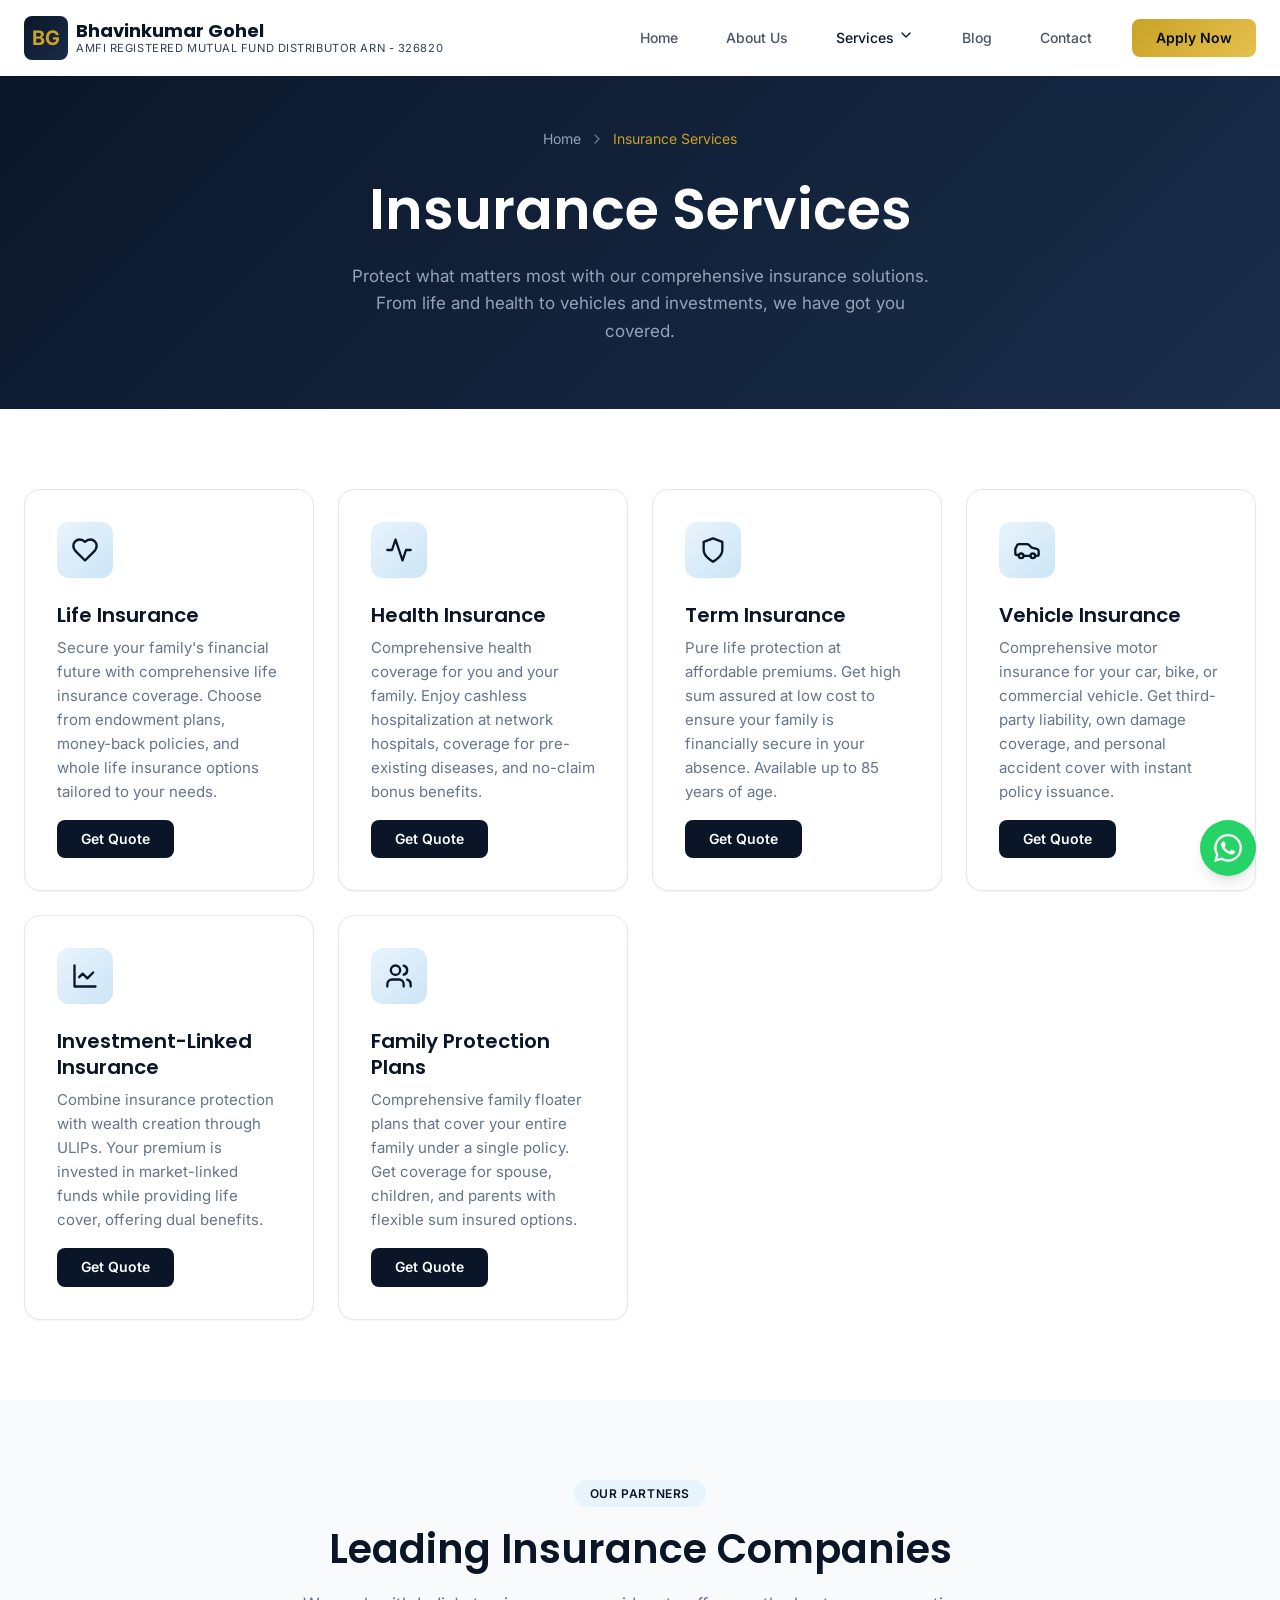
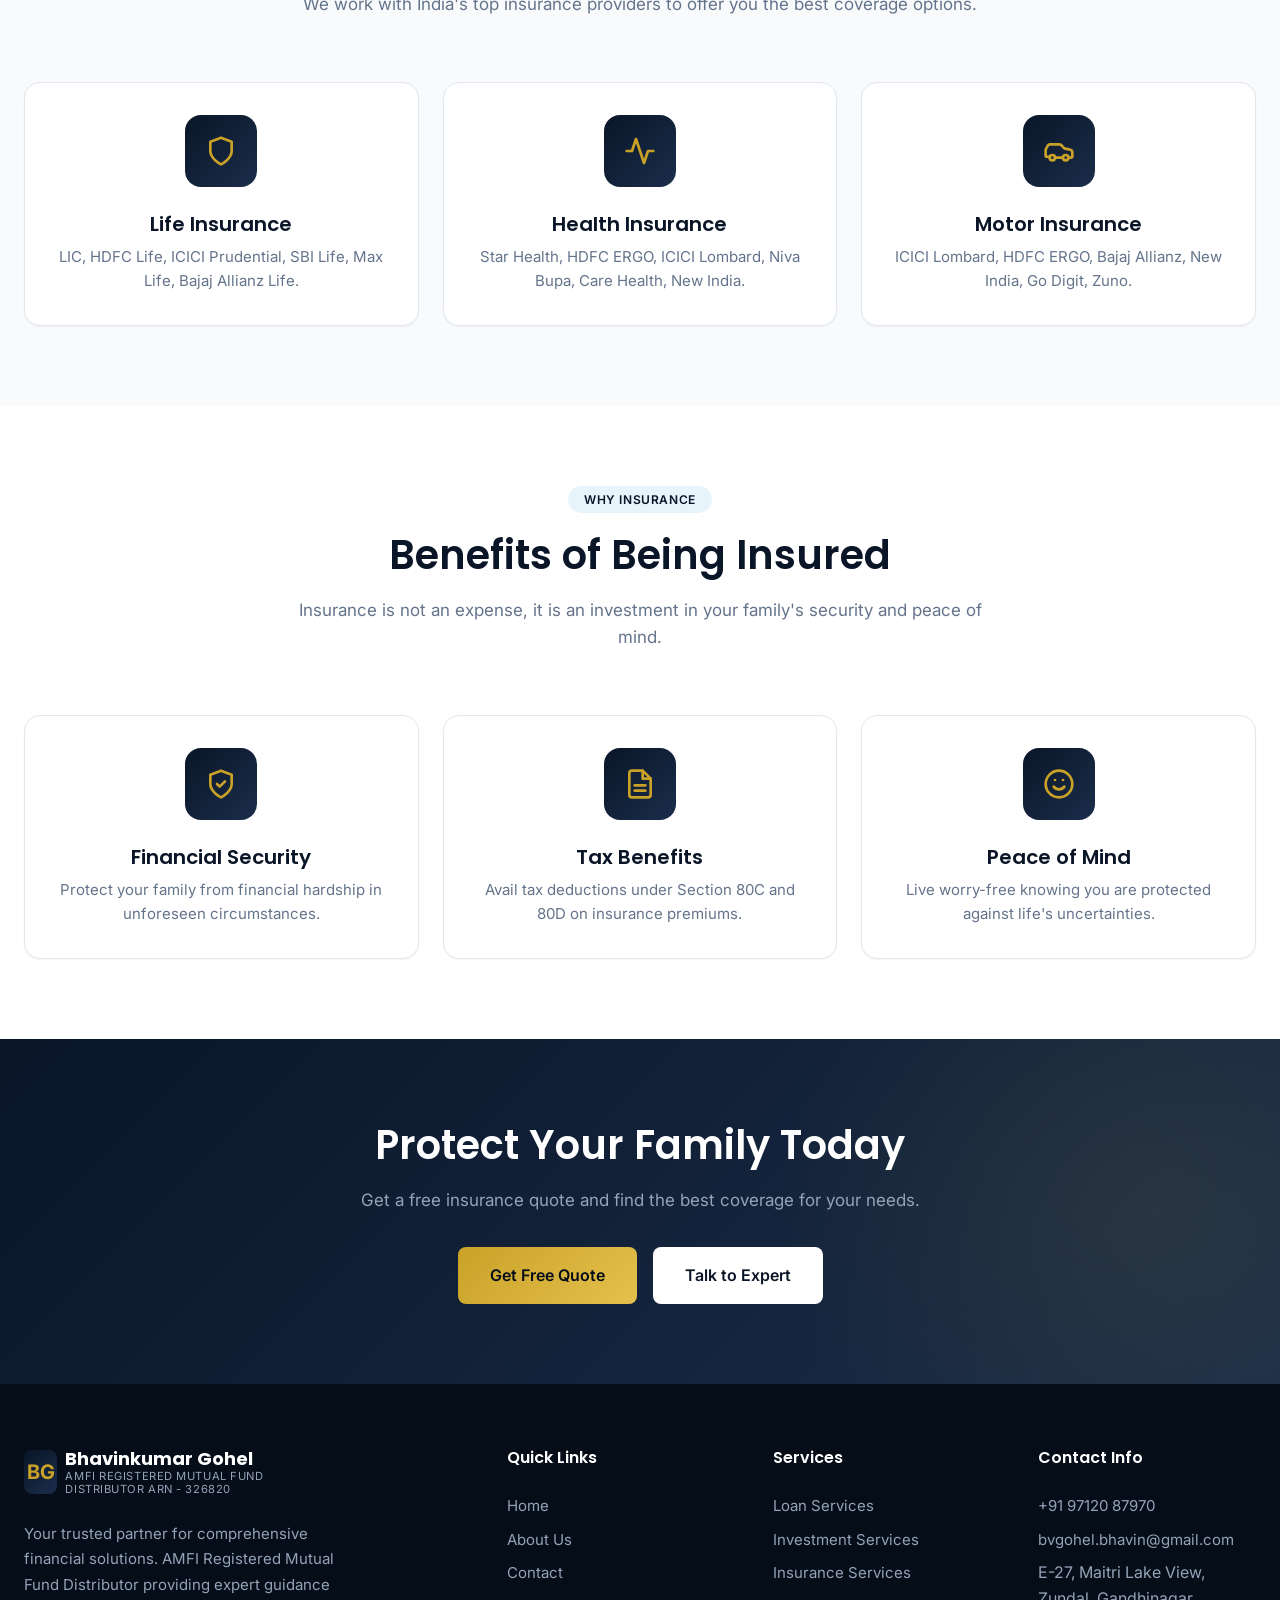
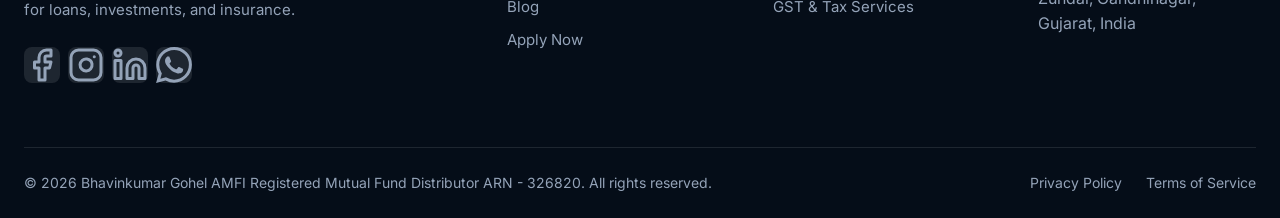
<file: insurance-services.html>
<!DOCTYPE html>
<html lang="en">
<head>
    <meta charset="UTF-8">
    <meta name="viewport" content="width=device-width, initial-scale=1.0">
    <meta name="description" content="Comprehensive insurance services including Life Insurance, Health Insurance, Term Insurance, Vehicle Insurance, and Family Protection Plans.">
    <meta name="keywords" content="life insurance, health insurance, term insurance, vehicle insurance, family protection, Gujarat">
    
    <title>Insurance Services | Bhavinkumar Gohel AMFI Registered Mutual Fund Distributor ARN - 326820</title>
    
    <link rel="preconnect" href="https://fonts.googleapis.com">
    <link rel="preconnect" href="https://fonts.gstatic.com" crossorigin>
    <link href="https://fonts.googleapis.com/css2?family=Inter:wght@400;500;600;700&family=Poppins:wght@500;600;700&display=swap" rel="stylesheet">
    <link rel="stylesheet" href="assets/css/styles.css">
    <link rel="icon" type="image/svg+xml" href="data:image/svg+xml,<svg xmlns='http://www.w3.org/2000/svg' viewBox='0 0 100 100'><rect fill='%230a1628' width='100' height='100' rx='15'/><text x='50%' y='55%' dominant-baseline='middle' text-anchor='middle' fill='%23c9a227' font-family='Arial' font-weight='bold' font-size='50'>BG</text></svg>">
</head>
<body>
    <!-- Header -->
    <header class="header">
        <div class="header-container">
            <a href="index.html" class="logo">
                <div class="logo-icon">BG</div>
                <div class="logo-text">
                    <span class="logo-name">Bhavinkumar Gohel</span>
                    <span class="logo-tagline">AMFI Registered Mutual Fund Distributor ARN - 326820</span>
                </div>
            </a>
            <nav class="nav-menu">
                <ul class="nav-links">
                    <li><a href="index.html" class="nav-link">Home</a></li>
                    <li><a href="about.html" class="nav-link">About Us</a></li>
                    <li class="nav-dropdown">
                        <a href="#" class="nav-link active">Services
                            <svg xmlns="http://www.w3.org/2000/svg" width="16" height="16" viewBox="0 0 24 24" fill="none" stroke="currentColor" stroke-width="2" stroke-linecap="round" stroke-linejoin="round"><path d="m6 9 6 6 6-6"/></svg>
                        </a>
                        <div class="nav-dropdown-content">
                            <a href="loan-services.html" class="nav-dropdown-link">Loan Services</a>
                            <a href="investment-services.html" class="nav-dropdown-link">Investment Services</a>
                            <a href="insurance-services.html" class="nav-dropdown-link">Insurance Services</a>
                            <a href="gst-tax-services.html" class="nav-dropdown-link">GST & Tax Services</a>
                        </div>
                    </li>
                    <li><a href="blog.html" class="nav-link">Blog</a></li>
                    <li><a href="contact.html" class="nav-link">Contact</a></li>
                </ul>
                <a href="apply.html" class="btn btn-gold">Apply Now</a>
            </nav>
            <button class="mobile-menu-btn" aria-label="Toggle menu">
                <span></span>
                <span></span>
                <span></span>
            </button>
        </div>
    </header>

    <!-- Page Header -->
    <section class="page-header">
        <div class="container">
            <nav class="breadcrumb">
                <a href="index.html">Home</a>
                <svg xmlns="http://www.w3.org/2000/svg" viewBox="0 0 24 24" fill="none" stroke="currentColor" stroke-width="2" stroke-linecap="round" stroke-linejoin="round"><path d="m9 18 6-6-6-6"/></svg>
                <span>Insurance Services</span>
            </nav>
            <h1>Insurance Services</h1>
            <p>Protect what matters most with our comprehensive insurance solutions. From life and health to vehicles and investments, we have got you covered.</p>
        </div>
    </section>

    <!-- Insurance Services Grid -->
    <section class="section section-lg">
        <div class="container">
            <div class="services-grid">
                <div class="service-card" data-animate>
                    <div class="service-icon">
                        <svg xmlns="http://www.w3.org/2000/svg" viewBox="0 0 24 24" fill="none" stroke="currentColor" stroke-width="2" stroke-linecap="round" stroke-linejoin="round"><path d="M19 14c1.49-1.46 3-3.21 3-5.5A5.5 5.5 0 0 0 16.5 3c-1.76 0-3 .5-4.5 2-1.5-1.5-2.74-2-4.5-2A5.5 5.5 0 0 0 2 8.5c0 2.3 1.5 4.05 3 5.5l7 7Z"/></svg>
                    </div>
                    <h4>Life Insurance</h4>
                    <p>Secure your family's financial future with comprehensive life insurance coverage. Choose from endowment plans, money-back policies, and whole life insurance options tailored to your needs.</p>
                    <a href="apply.html?service=life-insurance" class="btn btn-primary">Get Quote</a>
                </div>

                <div class="service-card" data-animate>
                    <div class="service-icon">
                        <svg xmlns="http://www.w3.org/2000/svg" viewBox="0 0 24 24" fill="none" stroke="currentColor" stroke-width="2" stroke-linecap="round" stroke-linejoin="round"><path d="M22 12h-4l-3 9L9 3l-3 9H2"/></svg>
                    </div>
                    <h4>Health Insurance</h4>
                    <p>Comprehensive health coverage for you and your family. Enjoy cashless hospitalization at network hospitals, coverage for pre-existing diseases, and no-claim bonus benefits.</p>
                    <a href="apply.html?service=health-insurance" class="btn btn-primary">Get Quote</a>
                </div>

                <div class="service-card" data-animate>
                    <div class="service-icon">
                        <svg xmlns="http://www.w3.org/2000/svg" viewBox="0 0 24 24" fill="none" stroke="currentColor" stroke-width="2" stroke-linecap="round" stroke-linejoin="round"><path d="M12 22s8-4 8-10V5l-8-3-8 3v7c0 6 8 10 8 10"/></svg>
                    </div>
                    <h4>Term Insurance</h4>
                    <p>Pure life protection at affordable premiums. Get high sum assured at low cost to ensure your family is financially secure in your absence. Available up to 85 years of age.</p>
                    <a href="apply.html?service=term-insurance" class="btn btn-primary">Get Quote</a>
                </div>

                <div class="service-card" data-animate>
                    <div class="service-icon">
                        <svg xmlns="http://www.w3.org/2000/svg" viewBox="0 0 24 24" fill="none" stroke="currentColor" stroke-width="2" stroke-linecap="round" stroke-linejoin="round"><path d="M19 17h2c.6 0 1-.4 1-1v-3c0-.9-.7-1.7-1.5-1.9C18.7 10.6 16 10 16 10s-1.3-1.4-2.2-2.3c-.5-.4-1.1-.7-1.8-.7H5c-.6 0-1.1.4-1.4.9l-1.5 2.8c-.1.2-.1.4-.1.6v4c0 .6.4 1 1 1h2"/><circle cx="7" cy="17" r="2"/><path d="M9 17h6"/><circle cx="17" cy="17" r="2"/></svg>
                    </div>
                    <h4>Vehicle Insurance</h4>
                    <p>Comprehensive motor insurance for your car, bike, or commercial vehicle. Get third-party liability, own damage coverage, and personal accident cover with instant policy issuance.</p>
                    <a href="apply.html?service=vehicle-insurance" class="btn btn-primary">Get Quote</a>
                </div>

                <div class="service-card" data-animate>
                    <div class="service-icon">
                        <svg xmlns="http://www.w3.org/2000/svg" viewBox="0 0 24 24" fill="none" stroke="currentColor" stroke-width="2" stroke-linecap="round" stroke-linejoin="round"><path d="M3 3v18h18"/><path d="m19 9-5 5-4-4-3 3"/></svg>
                    </div>
                    <h4>Investment-Linked Insurance</h4>
                    <p>Combine insurance protection with wealth creation through ULIPs. Your premium is invested in market-linked funds while providing life cover, offering dual benefits.</p>
                    <a href="apply.html?service=ulip" class="btn btn-primary">Get Quote</a>
                </div>

                <div class="service-card" data-animate>
                    <div class="service-icon">
                        <svg xmlns="http://www.w3.org/2000/svg" viewBox="0 0 24 24" fill="none" stroke="currentColor" stroke-width="2" stroke-linecap="round" stroke-linejoin="round"><path d="M16 21v-2a4 4 0 0 0-4-4H6a4 4 0 0 0-4 4v2"/><circle cx="9" cy="7" r="4"/><path d="M22 21v-2a4 4 0 0 0-3-3.87"/><path d="M16 3.13a4 4 0 0 1 0 7.75"/></svg>
                    </div>
                    <h4>Family Protection Plans</h4>
                    <p>Comprehensive family floater plans that cover your entire family under a single policy. Get coverage for spouse, children, and parents with flexible sum insured options.</p>
                    <a href="apply.html?service=family-plan" class="btn btn-primary">Get Quote</a>
                </div>
            </div>
        </div>
    </section>

    <!-- Insurance Partners -->
    <section class="section section-lg section-light">
        <div class="container">
            <div class="section-header" data-animate>
                <span class="section-badge">Our Partners</span>
                <h2>Leading Insurance Companies</h2>
                <p class="section-description">We work with India's top insurance providers to offer you the best coverage options.</p>
            </div>
            <div class="features-grid">
                <div class="feature-card" data-animate>
                    <div class="feature-icon">
                        <svg xmlns="http://www.w3.org/2000/svg" viewBox="0 0 24 24" fill="none" stroke="currentColor" stroke-width="2" stroke-linecap="round" stroke-linejoin="round"><path d="M12 22s8-4 8-10V5l-8-3-8 3v7c0 6 8 10 8 10"/></svg>
                    </div>
                    <h4>Life Insurance</h4>
                    <p>LIC, HDFC Life, ICICI Prudential, SBI Life, Max Life, Bajaj Allianz Life.</p>
                </div>
                <div class="feature-card" data-animate>
                    <div class="feature-icon">
                        <svg xmlns="http://www.w3.org/2000/svg" viewBox="0 0 24 24" fill="none" stroke="currentColor" stroke-width="2" stroke-linecap="round" stroke-linejoin="round"><path d="M22 12h-4l-3 9L9 3l-3 9H2"/></svg>
                    </div>
                    <h4>Health Insurance</h4>
                    <p>Star Health, HDFC ERGO, ICICI Lombard, Niva Bupa, Care Health, New India.</p>
                </div>
                <div class="feature-card" data-animate>
                    <div class="feature-icon">
                        <svg xmlns="http://www.w3.org/2000/svg" viewBox="0 0 24 24" fill="none" stroke="currentColor" stroke-width="2" stroke-linecap="round" stroke-linejoin="round"><path d="M19 17h2c.6 0 1-.4 1-1v-3c0-.9-.7-1.7-1.5-1.9C18.7 10.6 16 10 16 10s-1.3-1.4-2.2-2.3c-.5-.4-1.1-.7-1.8-.7H5c-.6 0-1.1.4-1.4.9l-1.5 2.8c-.1.2-.1.4-.1.6v4c0 .6.4 1 1 1h2"/><circle cx="7" cy="17" r="2"/><path d="M9 17h6"/><circle cx="17" cy="17" r="2"/></svg>
                    </div>
                    <h4>Motor Insurance</h4>
                    <p>ICICI Lombard, HDFC ERGO, Bajaj Allianz, New India, Go Digit, Zuno.</p>
                </div>
            </div>
        </div>
    </section>

    <!-- Why Insurance -->
    <section class="section section-lg">
        <div class="container">
            <div class="section-header" data-animate>
                <span class="section-badge">Why Insurance</span>
                <h2>Benefits of Being Insured</h2>
                <p class="section-description">Insurance is not an expense, it is an investment in your family's security and peace of mind.</p>
            </div>
            <div class="features-grid">
                <div class="feature-card" data-animate>
                    <div class="feature-icon">
                        <svg xmlns="http://www.w3.org/2000/svg" viewBox="0 0 24 24" fill="none" stroke="currentColor" stroke-width="2" stroke-linecap="round" stroke-linejoin="round"><path d="M12 22s8-4 8-10V5l-8-3-8 3v7c0 6 8 10 8 10"/><path d="m9 12 2 2 4-4"/></svg>
                    </div>
                    <h4>Financial Security</h4>
                    <p>Protect your family from financial hardship in unforeseen circumstances.</p>
                </div>
                <div class="feature-card" data-animate>
                    <div class="feature-icon">
                        <svg xmlns="http://www.w3.org/2000/svg" viewBox="0 0 24 24" fill="none" stroke="currentColor" stroke-width="2" stroke-linecap="round" stroke-linejoin="round"><path d="M14 2H6a2 2 0 0 0-2 2v16a2 2 0 0 0 2 2h12a2 2 0 0 0 2-2V8z"/><polyline points="14 2 14 8 20 8"/><line x1="16" y1="13" x2="8" y2="13"/><line x1="16" y1="17" x2="8" y2="17"/></svg>
                    </div>
                    <h4>Tax Benefits</h4>
                    <p>Avail tax deductions under Section 80C and 80D on insurance premiums.</p>
                </div>
                <div class="feature-card" data-animate>
                    <div class="feature-icon">
                        <svg xmlns="http://www.w3.org/2000/svg" viewBox="0 0 24 24" fill="none" stroke="currentColor" stroke-width="2" stroke-linecap="round" stroke-linejoin="round"><circle cx="12" cy="12" r="10"/><path d="M8 14s1.5 2 4 2 4-2 4-2"/><line x1="9" y1="9" x2="9.01" y2="9"/><line x1="15" y1="9" x2="15.01" y2="9"/></svg>
                    </div>
                    <h4>Peace of Mind</h4>
                    <p>Live worry-free knowing you are protected against life's uncertainties.</p>
                </div>
            </div>
        </div>
    </section>

    <!-- CTA Section -->
    <section class="section section-lg cta-section">
        <div class="container">
            <div class="cta-content" data-animate>
                <h2>Protect Your Family Today</h2>
                <p>Get a free insurance quote and find the best coverage for your needs.</p>
                <div class="cta-buttons">
                    <a href="apply.html" class="btn btn-gold btn-lg">Get Free Quote</a>
                    <a href="contact.html" class="btn btn-white btn-lg">Talk to Expert</a>
                </div>
            </div>
        </div>
    </section>

      <!-- Footer -->
    <footer class="footer">
        <div class="container">
            <div class="footer-grid">
                <div class="footer-brand">
                    <a href="index.html" class="logo">
                        <div class="logo-icon">BG</div>
                        <div class="logo-text">
                            <span class="logo-name">Bhavinkumar Gohel</span>
                            <span class="logo-tagline">AMFI Registered Mutual Fund Distributor ARN - 326820</span>
                        </div>
                    </a>
                    <p>Your trusted partner for comprehensive financial solutions. AMFI Registered Mutual Fund Distributor providing expert guidance for loans, investments, and insurance.</p>
                    <div class="footer-social">
                        <a href="https://www.facebook.com/share/1JEpXYaaEr/" aria-label="Facebook">
                            <svg xmlns="http://www.w3.org/2000/svg" viewBox="0 0 24 24" fill="none" stroke="currentColor" stroke-width="2" stroke-linecap="round" stroke-linejoin="round"><path d="M18 2h-3a5 5 0 0 0-5 5v3H7v4h3v8h4v-8h3l1-4h-4V7a1 1 0 0 1 1-1h3z"/></svg>
                        </a>
                        <a href="https://www.instagram.com/bvgohel.bhavin?igsh=M2tmMHpzb3FibnNt" aria-label="Instagram">
                            <svg xmlns="http://www.w3.org/2000/svg" viewBox="0 0 24 24" fill="none" stroke="currentColor" stroke-width="2" stroke-linecap="round" stroke-linejoin="round"><rect x="2" y="2" width="20" height="20" rx="5" ry="5"/><path d="M16 11.37A4 4 0 1 1 12.63 8 4 4 0 0 1 16 11.37z"/><line x1="17.5" y1="6.5" x2="17.51" y2="6.5"/></svg>
                        </a>
                        <a href="https://www.linkedin.com/in/bhavinkumar-gohel-330577118" aria-label="LinkedIn">
                            <svg xmlns="http://www.w3.org/2000/svg" viewBox="0 0 24 24" fill="none" stroke="currentColor" stroke-width="2" stroke-linecap="round" stroke-linejoin="round"><path d="M16 8a6 6 0 0 1 6 6v7h-4v-7a2 2 0 0 0-2-2 2 2 0 0 0-2 2v7h-4v-7a6 6 0 0 1 6-6z"/><rect x="2" y="9" width="4" height="12"/><circle cx="4" cy="4" r="2"/></svg>
                        </a>
                        <a href="https://wa.me/919712087970" aria-label="WhatsApp">
                            <svg xmlns="http://www.w3.org/2000/svg" viewBox="0 0 24 24" fill="currentColor"><path d="M17.472 14.382c-.297-.149-1.758-.867-2.03-.967-.273-.099-.471-.148-.67.15-.197.297-.767.966-.94 1.164-.173.199-.347.223-.644.075-.297-.15-1.255-.463-2.39-1.475-.883-.788-1.48-1.761-1.653-2.059-.173-.297-.018-.458.13-.606.134-.133.298-.347.446-.52.149-.174.198-.298.298-.497.099-.198.05-.371-.025-.52-.075-.149-.669-1.612-.916-2.207-.242-.579-.487-.5-.669-.51-.173-.008-.371-.01-.57-.01-.198 0-.52.074-.792.372-.272.297-1.04 1.016-1.04 2.479 0 1.462 1.065 2.875 1.213 3.074.149.198 2.096 3.2 5.077 4.487.709.306 1.262.489 1.694.625.712.227 1.36.195 1.871.118.571-.085 1.758-.719 2.006-1.413.248-.694.248-1.289.173-1.413-.074-.124-.272-.198-.57-.347m-5.421 7.403h-.004a9.87 9.87 0 01-5.031-1.378l-.361-.214-3.741.982.998-3.648-.235-.374a9.86 9.86 0 01-1.51-5.26c.001-5.45 4.436-9.884 9.888-9.884 2.64 0 5.122 1.03 6.988 2.898a9.825 9.825 0 012.893 6.994c-.003 5.45-4.437 9.884-9.885 9.884m8.413-18.297A11.815 11.815 0 0012.05 0C5.495 0 .16 5.335.157 11.892c0 2.096.547 4.142 1.588 5.945L.057 24l6.305-1.654a11.882 11.882 0 005.683 1.448h.005c6.554 0 11.89-5.335 11.893-11.893a11.821 11.821 0 00-3.48-8.413z"/></svg>
                        </a>
                    </div>
                </div>
                <div class="footer-links">
                    <h5>Quick Links</h5>
                    <ul>
                        <li><a href="index.html">Home</a></li>
                        <li><a href="about.html">About Us</a></li>
                        <li><a href="contact.html">Contact</a></li>
                        <li><a href="blog.html">Blog</a></li>
                        <li><a href="apply.html">Apply Now</a></li>
                    </ul>
                </div>
                <div class="footer-links">
                    <h5>Services</h5>
                    <ul>
                        <li><a href="loan-services.html">Loan Services</a></li>
                        <li><a href="investment-services.html">Investment Services</a></li>
                        <li><a href="insurance-services.html">Insurance Services</a></li>
                        <li><a href="gst-tax-services.html">GST & Tax Services</a></li>
                    </ul>
                </div>
                <div class="footer-links">
                    <h5>Contact Info</h5>
                    <ul>
                        <li>
                            <a href="tel:+919712087970">+91 97120 87970</a>
                        </li>
                        <li>
                            <a href="mailto:bvgohel.bhavin@gmail.com">bvgohel.bhavin@gmail.com</a>
                        </li>
                        <li>E-27, Maitri Lake View, Zundal, Gandhinagar, Gujarat, India</li>
                    </ul>
                </div>
            </div>
            <div class="footer-bottom">
                <p>&copy; 2026 Bhavinkumar Gohel AMFI Registered Mutual Fund Distributor ARN - 326820. All rights reserved.</p>
                <div class="footer-bottom-links">
                    <a href="privacy-policy.html">Privacy Policy</a>
                    <a href="terms.html">Terms of Service</a>
                </div>
            </div>
        </div>
    </footer>

    <!-- WhatsApp Button -->
    <a href="https://wa.me/919712087970" class="whatsapp-btn" aria-label="Chat on WhatsApp" target="_blank" rel="noopener noreferrer">
        <svg xmlns="http://www.w3.org/2000/svg" viewBox="0 0 24 24" fill="currentColor"><path d="M17.472 14.382c-.297-.149-1.758-.867-2.03-.967-.273-.099-.471-.148-.67.15-.197.297-.767.966-.94 1.164-.173.199-.347.223-.644.075-.297-.15-1.255-.463-2.39-1.475-.883-.788-1.48-1.761-1.653-2.059-.173-.297-.018-.458.13-.606.134-.133.298-.347.446-.52.149-.174.198-.298.298-.497.099-.198.05-.371-.025-.52-.075-.149-.669-1.612-.916-2.207-.242-.579-.487-.5-.669-.51-.173-.008-.371-.01-.57-.01-.198 0-.52.074-.792.372-.272.297-1.04 1.016-1.04 2.479 0 1.462 1.065 2.875 1.213 3.074.149.198 2.096 3.2 5.077 4.487.709.306 1.262.489 1.694.625.712.227 1.36.195 1.871.118.571-.085 1.758-.719 2.006-1.413.248-.694.248-1.289.173-1.413-.074-.124-.272-.198-.57-.347m-5.421 7.403h-.004a9.87 9.87 0 01-5.031-1.378l-.361-.214-3.741.982.998-3.648-.235-.374a9.86 9.86 0 01-1.51-5.26c.001-5.45 4.436-9.884 9.888-9.884 2.64 0 5.122 1.03 6.988 2.898a9.825 9.825 0 012.893 6.994c-.003 5.45-4.437 9.884-9.885 9.884m8.413-18.297A11.815 11.815 0 0012.05 0C5.495 0 .16 5.335.157 11.892c0 2.096.547 4.142 1.588 5.945L.057 24l6.305-1.654a11.882 11.882 0 005.683 1.448h.005c6.554 0 11.89-5.335 11.893-11.893a11.821 11.821 0 00-3.48-8.413z"/></svg>
    </a>

    <!-- Scroll to Top Button -->
    <a href="#" class="scroll-top" aria-label="Scroll to top">
        <svg xmlns="http://www.w3.org/2000/svg" viewBox="0 0 24 24" fill="none" stroke="currentColor" stroke-width="2" stroke-linecap="round" stroke-linejoin="round"><path d="m18 15-6-6-6 6"/></svg>
    </a>

    <!-- Scripts -->
    <script src="assets/js/main.js"></script>
</body>
</html>
</file>
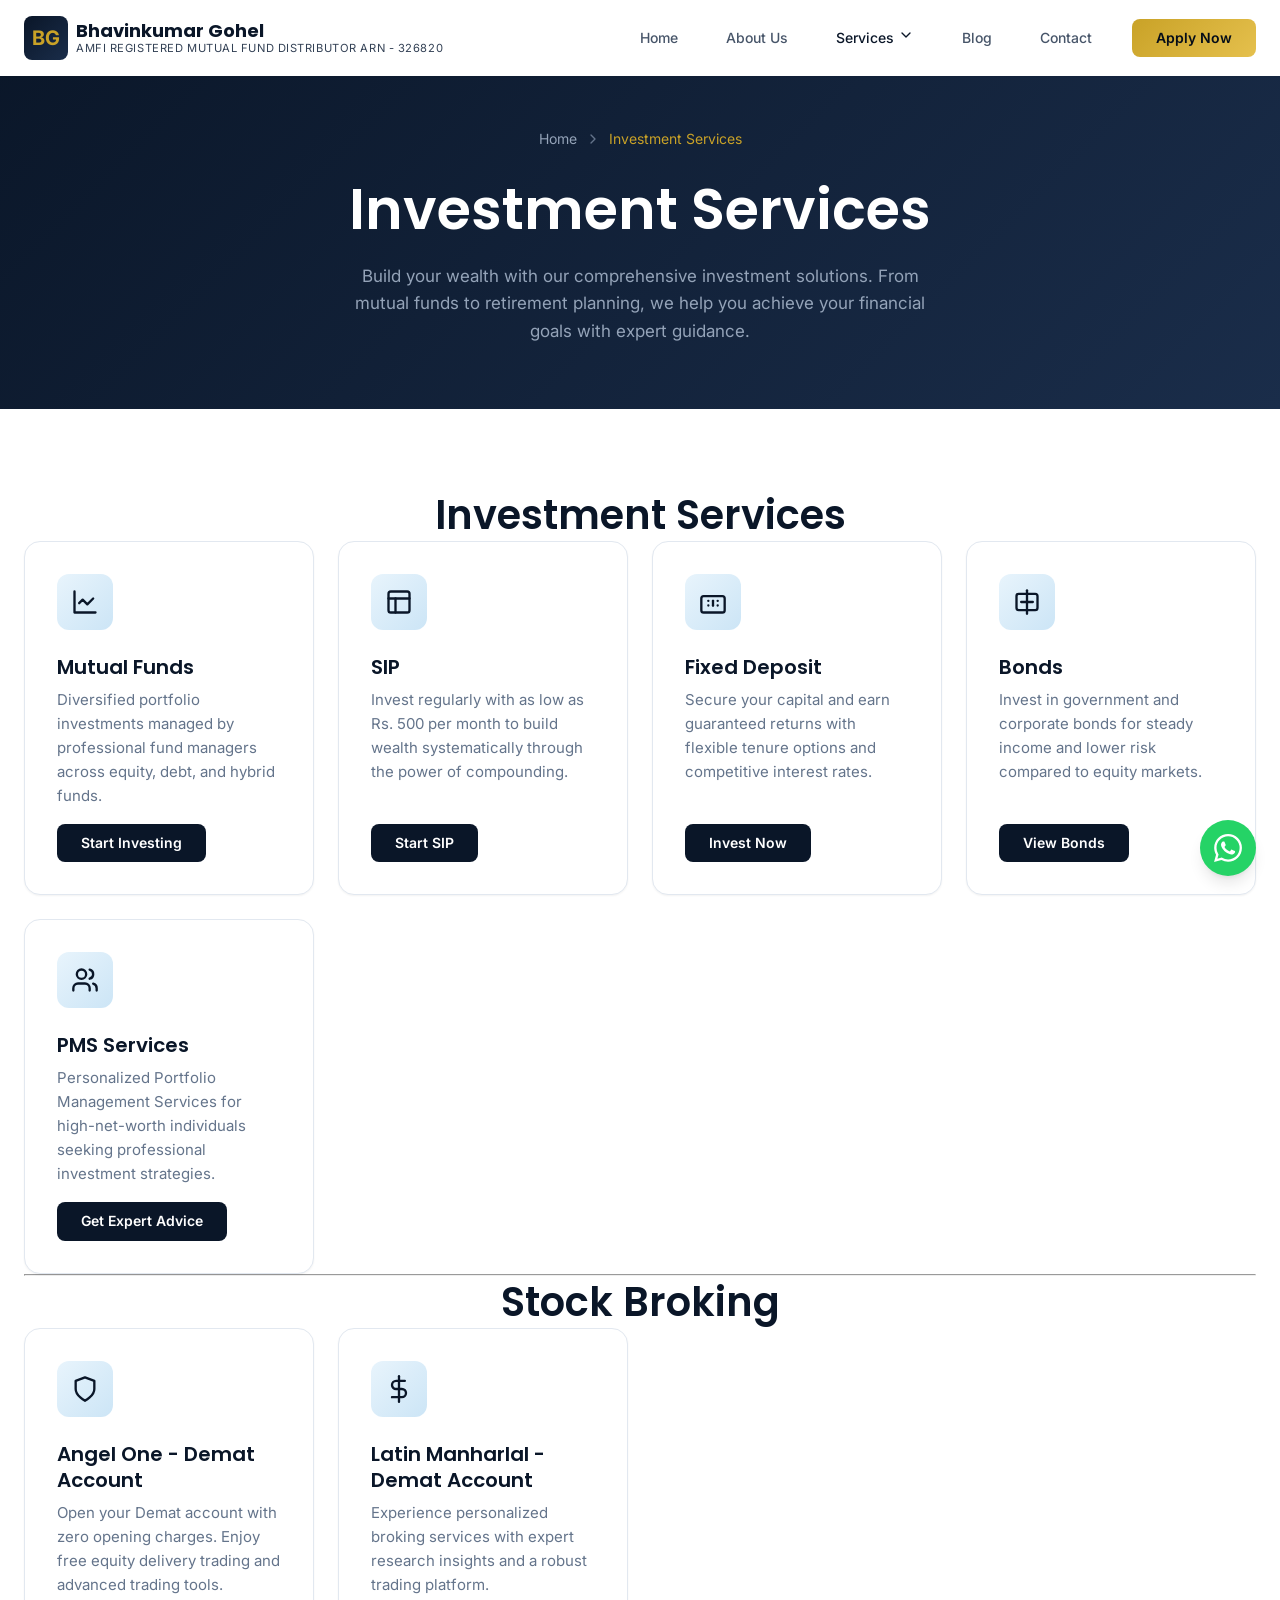
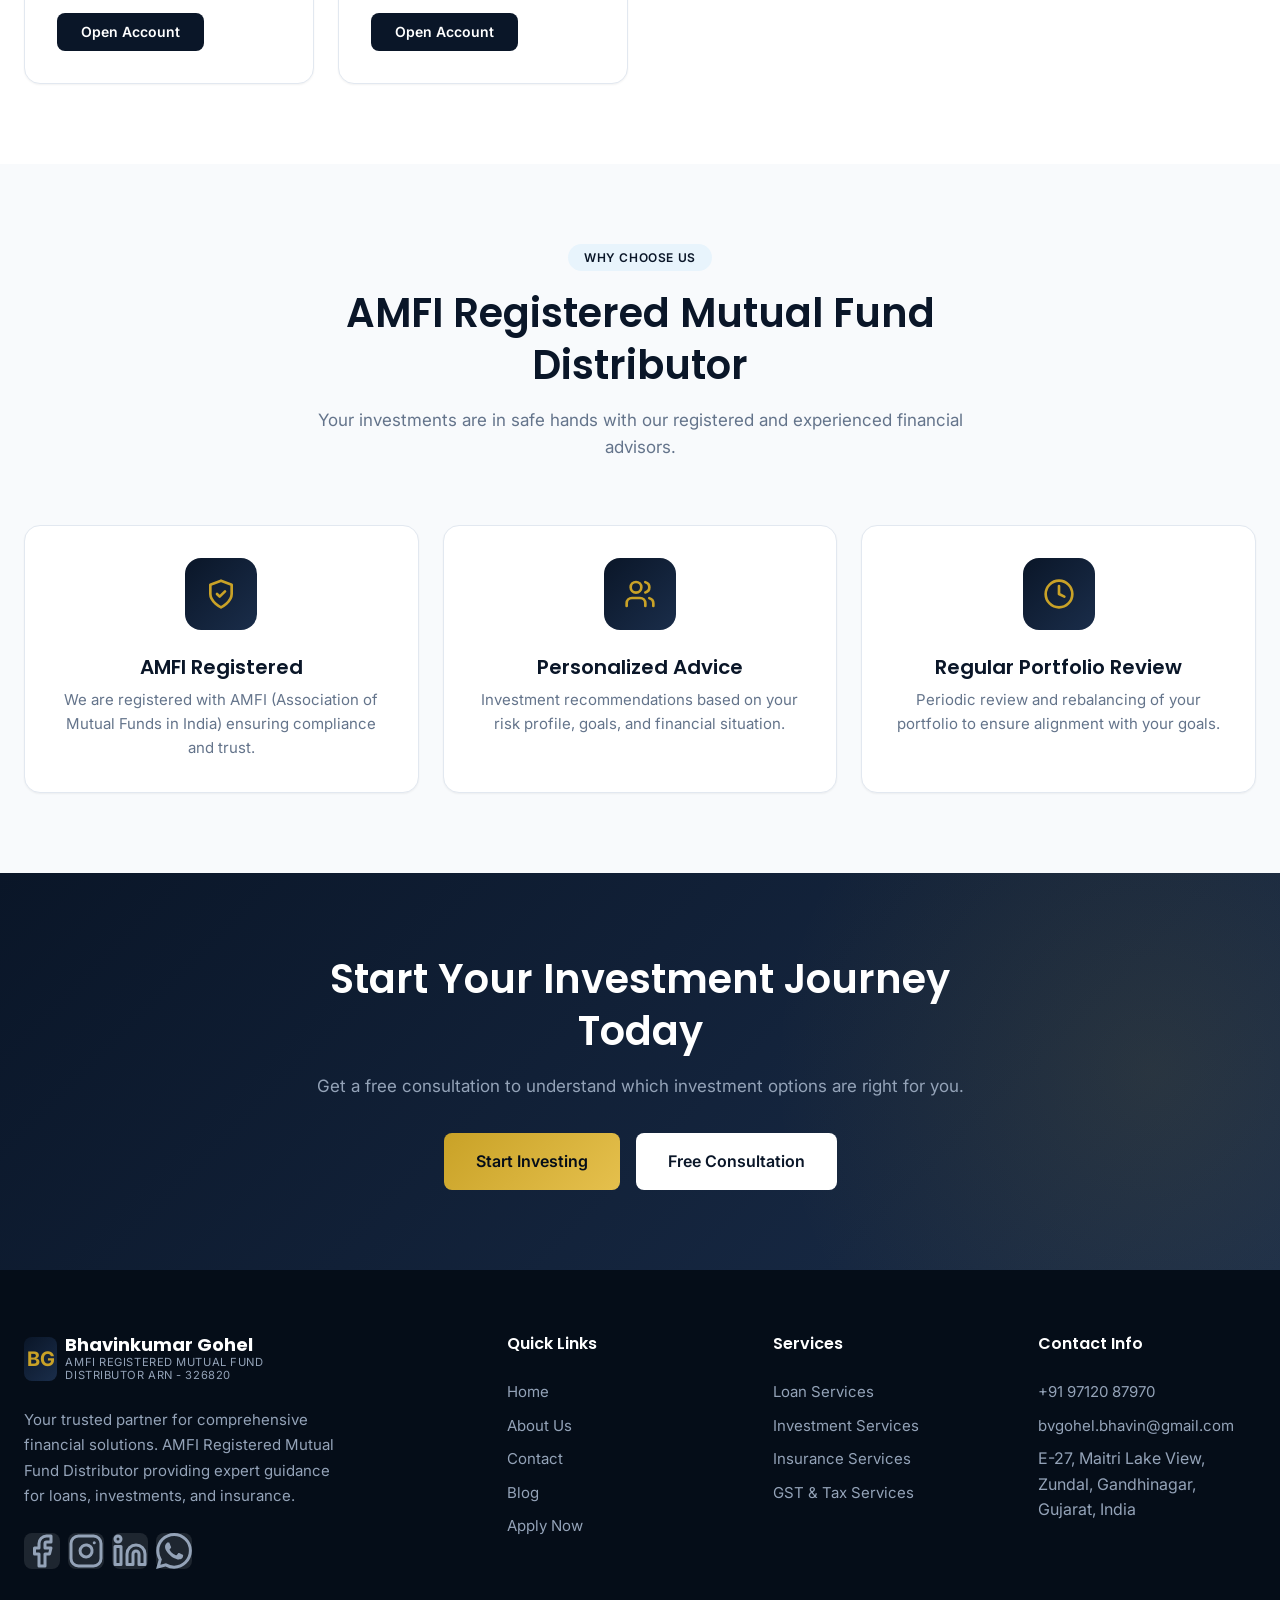
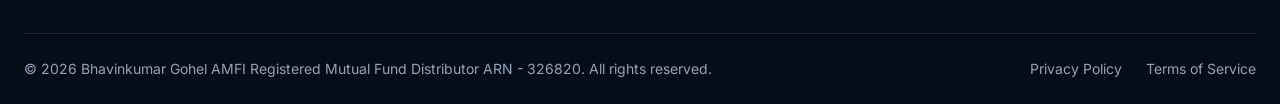
<file: investment-services.html>
<!DOCTYPE html>
<html lang="en">
<head>
    <meta charset="UTF-8">
    <meta name="viewport" content="width=device-width, initial-scale=1.0">
    <meta name="description" content="Investment services including Mutual Funds, SIP, Stock Market Guidance, Retirement Planning, and Wealth Creation Solutions. AMFI Registered Distributor.">
    <meta name="keywords" content="mutual funds, SIP, investment, stock market, demat account, retirement planning, wealth management, Gujarat">
    
    <title>Investment Services | Bhavinkumar Gohel AMFI Registered Mutual Fund Distributor ARN - 326820</title>
    
    <link rel="preconnect" href="https://fonts.googleapis.com">
    <link rel="preconnect" href="https://fonts.gstatic.com" crossorigin>
    <link href="https://fonts.googleapis.com/css2?family=Inter:wght@400;500;600;700&family=Poppins:wght@500;600;700&display=swap" rel="stylesheet">
    <link rel="stylesheet" href="assets/css/styles.css">
    <link rel="icon" type="image/svg+xml" href="data:image/svg+xml,<svg xmlns='http://www.w3.org/2000/svg' viewBox='0 0 100 100'><rect fill='%230a1628' width='100' height='100' rx='15'/><text x='50%' y='55%' dominant-baseline='middle' text-anchor='middle' fill='%23c9a227' font-family='Arial' font-weight='bold' font-size='50'>BG</text></svg>">
</head>
<body>
    <!-- Header -->
    <header class="header">
        <div class="header-container">
            <a href="index.html" class="logo">
                <div class="logo-icon">BG</div>
                <div class="logo-text">
                    <span class="logo-name">Bhavinkumar Gohel</span>
                    <span class="logo-tagline">AMFI Registered Mutual Fund Distributor ARN - 326820</span>
                </div>
            </a>
            <nav class="nav-menu">
                <ul class="nav-links">
                    <li><a href="index.html" class="nav-link">Home</a></li>
                    <li><a href="about.html" class="nav-link">About Us</a></li>
                    <li class="nav-dropdown">
                        <a href="#" class="nav-link active">Services
                            <svg xmlns="http://www.w3.org/2000/svg" width="16" height="16" viewBox="0 0 24 24" fill="none" stroke="currentColor" stroke-width="2" stroke-linecap="round" stroke-linejoin="round"><path d="m6 9 6 6 6-6"/></svg>
                        </a>
                        <div class="nav-dropdown-content">
                            <a href="loan-services.html" class="nav-dropdown-link">Loan Services</a>
                            <a href="investment-services.html" class="nav-dropdown-link">Investment Services</a>
                            <a href="insurance-services.html" class="nav-dropdown-link">Insurance Services</a>
                            <a href="gst-tax-services.html" class="nav-dropdown-link">GST & Tax Services</a>
                        </div>
                    </li>
                    <li><a href="blog.html" class="nav-link">Blog</a></li>
                    <li><a href="contact.html" class="nav-link">Contact</a></li>
                </ul>
                <a href="apply.html" class="btn btn-gold">Apply Now</a>
            </nav>
            <button class="mobile-menu-btn" aria-label="Toggle menu">
                <span></span>
                <span></span>
                <span></span>
            </button>
        </div>
    </header>

    <!-- Page Header -->
    <section class="page-header">
        <div class="container">
            <nav class="breadcrumb">
                <a href="index.html">Home</a>
                <svg xmlns="http://www.w3.org/2000/svg" viewBox="0 0 24 24" fill="none" stroke="currentColor" stroke-width="2" stroke-linecap="round" stroke-linejoin="round"><path d="m9 18 6-6-6-6"/></svg>
                <span>Investment Services</span>
            </nav>
            <h1>Investment Services</h1>
            <p>Build your wealth with our comprehensive investment solutions. From mutual funds to retirement planning, we help you achieve your financial goals with expert guidance.</p>
        </div>
    </section>

<!-- Services Section -->
<section class="section section-lg">
    <div class="container">
        
        <!-- Category 1: Investment Services -->
        <h2 class="text-center mb-5">Investment Services</h2>
        <div class="services-grid mb-5">
            <!-- Mutual Fund -->
            <div class="service-card" data-animate>
                <div class="service-icon">
                    <svg xmlns="http://www.w3.org/2000/svg" viewBox="0 0 24 24" fill="none" stroke="currentColor" stroke-width="2" stroke-linecap="round" stroke-linejoin="round"><path d="M3 3v18h18"/><path d="m19 9-5 5-4-4-3 3"/></svg>
                </div>
                <h4>Mutual Funds</h4>
                <p>Diversified portfolio investments managed by professional fund managers across equity, debt, and hybrid funds.</p>
                <a href="apply.html?service=mutual-fund" class="btn btn-primary">Start Investing</a>
            </div>

            <!-- SIP -->
            <div class="service-card" data-animate>
                <div class="service-icon">
                    <svg xmlns="http://www.w3.org/2000/svg" viewBox="0 0 24 24" fill="none" stroke="currentColor" stroke-width="2" stroke-linecap="round" stroke-linejoin="round"><rect x="3" y="3" width="18" height="18" rx="2"/><path d="M3 9h18"/><path d="M9 21V9"/></svg>
                </div>
                <h4>SIP</h4>
                <p>Invest regularly with as low as Rs. 500 per month to build wealth systematically through the power of compounding.</p>
                <a href="apply.html?service=sip" class="btn btn-primary">Start SIP</a>
            </div>

            <!-- Fixed Deposit -->
            <div class="service-card" data-animate>
                <div class="service-icon">
                    <svg xmlns="http://www.w3.org/2000/svg" viewBox="0 0 24 24" fill="none" stroke="currentColor" stroke-width="2" stroke-linecap="round" stroke-linejoin="round"><rect x="2" y="7" width="20" height="14" rx="2"/><path d="M12 11v4"/><path d="M12 11h.01"/><path d="M12 15h.01"/><path d="M16 11h.01"/><path d="M16 15h.01"/><path d="M8 11h.01"/><path d="M8 15h.01"/></svg>
                </div>
                <h4>Fixed Deposit</h4>
                <p>Secure your capital and earn guaranteed returns with flexible tenure options and competitive interest rates.</p>
                <a href="apply.html?service=fixed-deposit" class="btn btn-primary">Invest Now</a>
            </div>

            <!-- Bonds -->
            <div class="service-card" data-animate>
                <div class="service-icon">
                    <svg xmlns="http://www.w3.org/2000/svg" viewBox="0 0 24 24" fill="none" stroke="currentColor" stroke-width="2" stroke-linecap="round" stroke-linejoin="round"><path d="M12 2v20"/><path d="M7 12h10"/><rect x="3" y="5" width="18" height="14" rx="2"/></svg>
                </div>
                <h4>Bonds</h4>
                <p>Invest in government and corporate bonds for steady income and lower risk compared to equity markets.</p>
                <a href="apply.html?service=bonds" class="btn btn-primary">View Bonds</a>
            </div>

            <!-- PMS Services -->
            <div class="service-card" data-animate>
                <div class="service-icon">
                    <svg xmlns="http://www.w3.org/2000/svg" viewBox="0 0 24 24" fill="none" stroke="currentColor" stroke-width="2" stroke-linecap="round" stroke-linejoin="round"><path d="M16 21v-2a4 4 0 0 0-4-4H6a4 4 0 0 0-4 4v2"/><circle cx="9" cy="7" r="4"/><path d="M22 21v-2a4 4 0 0 0-3-3.87"/><path d="M16 3.13a4 4 0 0 1 0 7.75"/></svg>
                </div>
                <h4>PMS Services</h4>
                <p>Personalized Portfolio Management Services for high-net-worth individuals seeking professional investment strategies.</p>
                <a href="apply.html?service=pms" class="btn btn-primary">Get Expert Advice</a>
            </div>
        </div>

        <hr class="my-5">

        <!-- Category 2: Stock Broking -->
        <h2 class="text-center mb-5">Stock Broking</h2>
        <div class="services-grid">
            <!-- Angel One -->
            <div class="service-card" data-animate>
                <div class="service-icon">
                    <svg xmlns="http://www.w3.org/2000/svg" viewBox="0 0 24 24" fill="none" stroke="currentColor" stroke-width="2" stroke-linecap="round" stroke-linejoin="round"><path d="M12 22s8-4 8-10V5l-8-3-8 3v7c0 6 8 10 8 10"/></svg>
                </div>
                <h4>Angel One - Demat Account</h4>
                <p>Open your Demat account with zero opening charges. Enjoy free equity delivery trading and advanced trading tools.</p>
                <a href="apply.html?service=angel-one" class="btn btn-primary">Open Account</a>
            </div>

            <!-- Latin Manharlal -->
            <div class="service-card" data-animate>
                <div class="service-icon">
                    <svg xmlns="http://www.w3.org/2000/svg" viewBox="0 0 24 24" fill="none" stroke="currentColor" stroke-width="2" stroke-linecap="round" stroke-linejoin="round"><line x1="12" y1="1" x2="12" y2="23"/><path d="M17 5H9.5a3.5 3.5 0 0 0 0 7h5a3.5 3.5 0 0 1 0 7H6"/></svg>
                </div>
                <h4>Latin Manharlal - Demat Account</h4>
                <p>Experience personalized broking services with expert research insights and a robust trading platform.</p>
                <a href="apply.html?service=latin-manharlal" class="btn btn-primary">Open Account</a>
            </div>
        </div>

    </div>
</section>

    <!-- Why Invest With Us -->
    <section class="section section-lg section-light">
        <div class="container">
            <div class="section-header" data-animate>
                <span class="section-badge">Why Choose Us</span>
                <h2>AMFI Registered Mutual Fund Distributor</h2>
                <p class="section-description">Your investments are in safe hands with our registered and experienced financial advisors.</p>
            </div>
            <div class="features-grid">
                <div class="feature-card" data-animate>
                    <div class="feature-icon">
                        <svg xmlns="http://www.w3.org/2000/svg" viewBox="0 0 24 24" fill="none" stroke="currentColor" stroke-width="2" stroke-linecap="round" stroke-linejoin="round"><path d="M12 22s8-4 8-10V5l-8-3-8 3v7c0 6 8 10 8 10"/><path d="m9 12 2 2 4-4"/></svg>
                    </div>
                    <h4>AMFI Registered</h4>
                    <p>We are registered with AMFI (Association of Mutual Funds in India) ensuring compliance and trust.</p>
                </div>
                <div class="feature-card" data-animate>
                    <div class="feature-icon">
                        <svg xmlns="http://www.w3.org/2000/svg" viewBox="0 0 24 24" fill="none" stroke="currentColor" stroke-width="2" stroke-linecap="round" stroke-linejoin="round"><path d="M16 21v-2a4 4 0 0 0-4-4H6a4 4 0 0 0-4 4v2"/><circle cx="9" cy="7" r="4"/><path d="M22 21v-2a4 4 0 0 0-3-3.87"/><path d="M16 3.13a4 4 0 0 1 0 7.75"/></svg>
                    </div>
                    <h4>Personalized Advice</h4>
                    <p>Investment recommendations based on your risk profile, goals, and financial situation.</p>
                </div>
                <div class="feature-card" data-animate>
                    <div class="feature-icon">
                        <svg xmlns="http://www.w3.org/2000/svg" viewBox="0 0 24 24" fill="none" stroke="currentColor" stroke-width="2" stroke-linecap="round" stroke-linejoin="round"><circle cx="12" cy="12" r="10"/><polyline points="12 6 12 12 16 14"/></svg>
                    </div>
                    <h4>Regular Portfolio Review</h4>
                    <p>Periodic review and rebalancing of your portfolio to ensure alignment with your goals.</p>
                </div>
            </div>
        </div>
    </section>

    <!-- CTA Section -->
    <section class="section section-lg cta-section">
        <div class="container">
            <div class="cta-content" data-animate>
                <h2>Start Your Investment Journey Today</h2>
                <p>Get a free consultation to understand which investment options are right for you.</p>
                <div class="cta-buttons">
                    <a href="apply.html" class="btn btn-gold btn-lg">Start Investing</a>
                    <a href="contact.html" class="btn btn-white btn-lg">Free Consultation</a>
                </div>
            </div>
        </div>
    </section>

     <!-- Footer -->
    <footer class="footer">
        <div class="container">
            <div class="footer-grid">
                <div class="footer-brand">
                    <a href="index.html" class="logo">
                        <div class="logo-icon">BG</div>
                        <div class="logo-text">
                            <span class="logo-name">Bhavinkumar Gohel</span>
                            <span class="logo-tagline">AMFI Registered Mutual Fund Distributor ARN - 326820</span>
                        </div>
                    </a>
                    <p>Your trusted partner for comprehensive financial solutions. AMFI Registered Mutual Fund Distributor providing expert guidance for loans, investments, and insurance.</p>
                    <div class="footer-social">
                        <a href="https://www.facebook.com/share/1JEpXYaaEr/" aria-label="Facebook">
                            <svg xmlns="http://www.w3.org/2000/svg" viewBox="0 0 24 24" fill="none" stroke="currentColor" stroke-width="2" stroke-linecap="round" stroke-linejoin="round"><path d="M18 2h-3a5 5 0 0 0-5 5v3H7v4h3v8h4v-8h3l1-4h-4V7a1 1 0 0 1 1-1h3z"/></svg>
                        </a>
                        <a href="https://www.instagram.com/bvgohel.bhavin?igsh=M2tmMHpzb3FibnNt" aria-label="Instagram">
                            <svg xmlns="http://www.w3.org/2000/svg" viewBox="0 0 24 24" fill="none" stroke="currentColor" stroke-width="2" stroke-linecap="round" stroke-linejoin="round"><rect x="2" y="2" width="20" height="20" rx="5" ry="5"/><path d="M16 11.37A4 4 0 1 1 12.63 8 4 4 0 0 1 16 11.37z"/><line x1="17.5" y1="6.5" x2="17.51" y2="6.5"/></svg>
                        </a>
                        <a href="https://www.linkedin.com/in/bhavinkumar-gohel-330577118" aria-label="LinkedIn">
                            <svg xmlns="http://www.w3.org/2000/svg" viewBox="0 0 24 24" fill="none" stroke="currentColor" stroke-width="2" stroke-linecap="round" stroke-linejoin="round"><path d="M16 8a6 6 0 0 1 6 6v7h-4v-7a2 2 0 0 0-2-2 2 2 0 0 0-2 2v7h-4v-7a6 6 0 0 1 6-6z"/><rect x="2" y="9" width="4" height="12"/><circle cx="4" cy="4" r="2"/></svg>
                        </a>
                        <a href="https://wa.me/919712087970" aria-label="WhatsApp">
                            <svg xmlns="http://www.w3.org/2000/svg" viewBox="0 0 24 24" fill="currentColor"><path d="M17.472 14.382c-.297-.149-1.758-.867-2.03-.967-.273-.099-.471-.148-.67.15-.197.297-.767.966-.94 1.164-.173.199-.347.223-.644.075-.297-.15-1.255-.463-2.39-1.475-.883-.788-1.48-1.761-1.653-2.059-.173-.297-.018-.458.13-.606.134-.133.298-.347.446-.52.149-.174.198-.298.298-.497.099-.198.05-.371-.025-.52-.075-.149-.669-1.612-.916-2.207-.242-.579-.487-.5-.669-.51-.173-.008-.371-.01-.57-.01-.198 0-.52.074-.792.372-.272.297-1.04 1.016-1.04 2.479 0 1.462 1.065 2.875 1.213 3.074.149.198 2.096 3.2 5.077 4.487.709.306 1.262.489 1.694.625.712.227 1.36.195 1.871.118.571-.085 1.758-.719 2.006-1.413.248-.694.248-1.289.173-1.413-.074-.124-.272-.198-.57-.347m-5.421 7.403h-.004a9.87 9.87 0 01-5.031-1.378l-.361-.214-3.741.982.998-3.648-.235-.374a9.86 9.86 0 01-1.51-5.26c.001-5.45 4.436-9.884 9.888-9.884 2.64 0 5.122 1.03 6.988 2.898a9.825 9.825 0 012.893 6.994c-.003 5.45-4.437 9.884-9.885 9.884m8.413-18.297A11.815 11.815 0 0012.05 0C5.495 0 .16 5.335.157 11.892c0 2.096.547 4.142 1.588 5.945L.057 24l6.305-1.654a11.882 11.882 0 005.683 1.448h.005c6.554 0 11.89-5.335 11.893-11.893a11.821 11.821 0 00-3.48-8.413z"/></svg>
                        </a>
                    </div>
                </div>
                <div class="footer-links">
                    <h5>Quick Links</h5>
                    <ul>
                        <li><a href="index.html">Home</a></li>
                        <li><a href="about.html">About Us</a></li>
                        <li><a href="contact.html">Contact</a></li>
                        <li><a href="blog.html">Blog</a></li>
                        <li><a href="apply.html">Apply Now</a></li>
                    </ul>
                </div>
                <div class="footer-links">
                    <h5>Services</h5>
                    <ul>
                        <li><a href="loan-services.html">Loan Services</a></li>
                        <li><a href="investment-services.html">Investment Services</a></li>
                        <li><a href="insurance-services.html">Insurance Services</a></li>
                        <li><a href="gst-tax-services.html">GST & Tax Services</a></li>
                    </ul>
                </div>
                <div class="footer-links">
                    <h5>Contact Info</h5>
                    <ul>
                        <li>
                            <a href="tel:+919712087970">+91 97120 87970</a>
                        </li>
                        <li>
                            <a href="mailto:bvgohel.bhavin@gmail.com">bvgohel.bhavin@gmail.com</a>
                        </li>
                        <li>E-27, Maitri Lake View, Zundal, Gandhinagar, Gujarat, India</li>
                    </ul>
                </div>
            </div>
            <div class="footer-bottom">
                <p>&copy; 2026 Bhavinkumar Gohel AMFI Registered Mutual Fund Distributor ARN - 326820. All rights reserved.</p>
                <div class="footer-bottom-links">
                    <a href="privacy-policy.html">Privacy Policy</a>
                    <a href="terms.html">Terms of Service</a>
                </div>
            </div>
        </div>
    </footer>

    <!-- WhatsApp Button -->
    <a href="https://wa.me/919712087970" class="whatsapp-btn" aria-label="Chat on WhatsApp" target="_blank" rel="noopener noreferrer">
        <svg xmlns="http://www.w3.org/2000/svg" viewBox="0 0 24 24" fill="currentColor"><path d="M17.472 14.382c-.297-.149-1.758-.867-2.03-.967-.273-.099-.471-.148-.67.15-.197.297-.767.966-.94 1.164-.173.199-.347.223-.644.075-.297-.15-1.255-.463-2.39-1.475-.883-.788-1.48-1.761-1.653-2.059-.173-.297-.018-.458.13-.606.134-.133.298-.347.446-.52.149-.174.198-.298.298-.497.099-.198.05-.371-.025-.52-.075-.149-.669-1.612-.916-2.207-.242-.579-.487-.5-.669-.51-.173-.008-.371-.01-.57-.01-.198 0-.52.074-.792.372-.272.297-1.04 1.016-1.04 2.479 0 1.462 1.065 2.875 1.213 3.074.149.198 2.096 3.2 5.077 4.487.709.306 1.262.489 1.694.625.712.227 1.36.195 1.871.118.571-.085 1.758-.719 2.006-1.413.248-.694.248-1.289.173-1.413-.074-.124-.272-.198-.57-.347m-5.421 7.403h-.004a9.87 9.87 0 01-5.031-1.378l-.361-.214-3.741.982.998-3.648-.235-.374a9.86 9.86 0 01-1.51-5.26c.001-5.45 4.436-9.884 9.888-9.884 2.64 0 5.122 1.03 6.988 2.898a9.825 9.825 0 012.893 6.994c-.003 5.45-4.437 9.884-9.885 9.884m8.413-18.297A11.815 11.815 0 0012.05 0C5.495 0 .16 5.335.157 11.892c0 2.096.547 4.142 1.588 5.945L.057 24l6.305-1.654a11.882 11.882 0 005.683 1.448h.005c6.554 0 11.89-5.335 11.893-11.893a11.821 11.821 0 00-3.48-8.413z"/></svg>
    </a>

    <!-- Scroll to Top Button -->
    <a href="#" class="scroll-top" aria-label="Scroll to top">
        <svg xmlns="http://www.w3.org/2000/svg" viewBox="0 0 24 24" fill="none" stroke="currentColor" stroke-width="2" stroke-linecap="round" stroke-linejoin="round"><path d="m18 15-6-6-6 6"/></svg>
    </a>

    <!-- Scripts -->
    <script src="assets/js/main.js"></script>
</body>
</html>
</file>
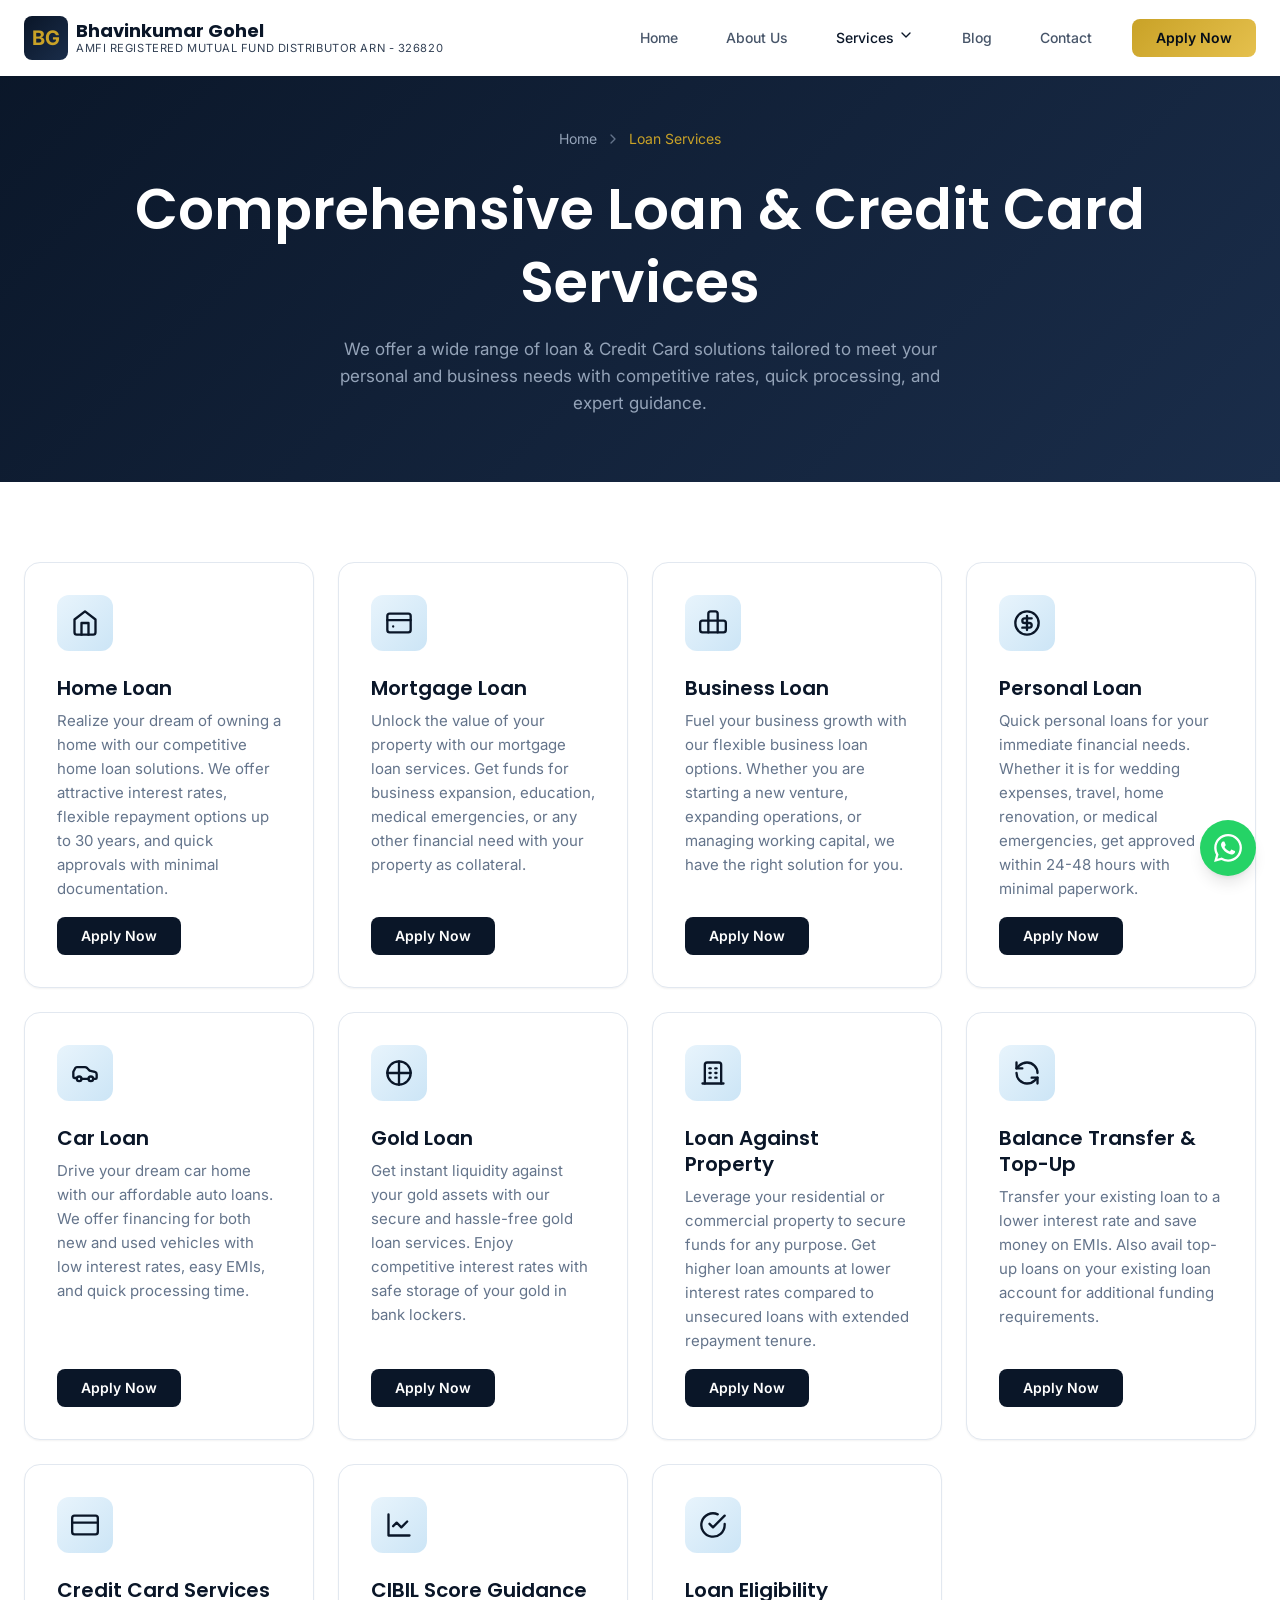
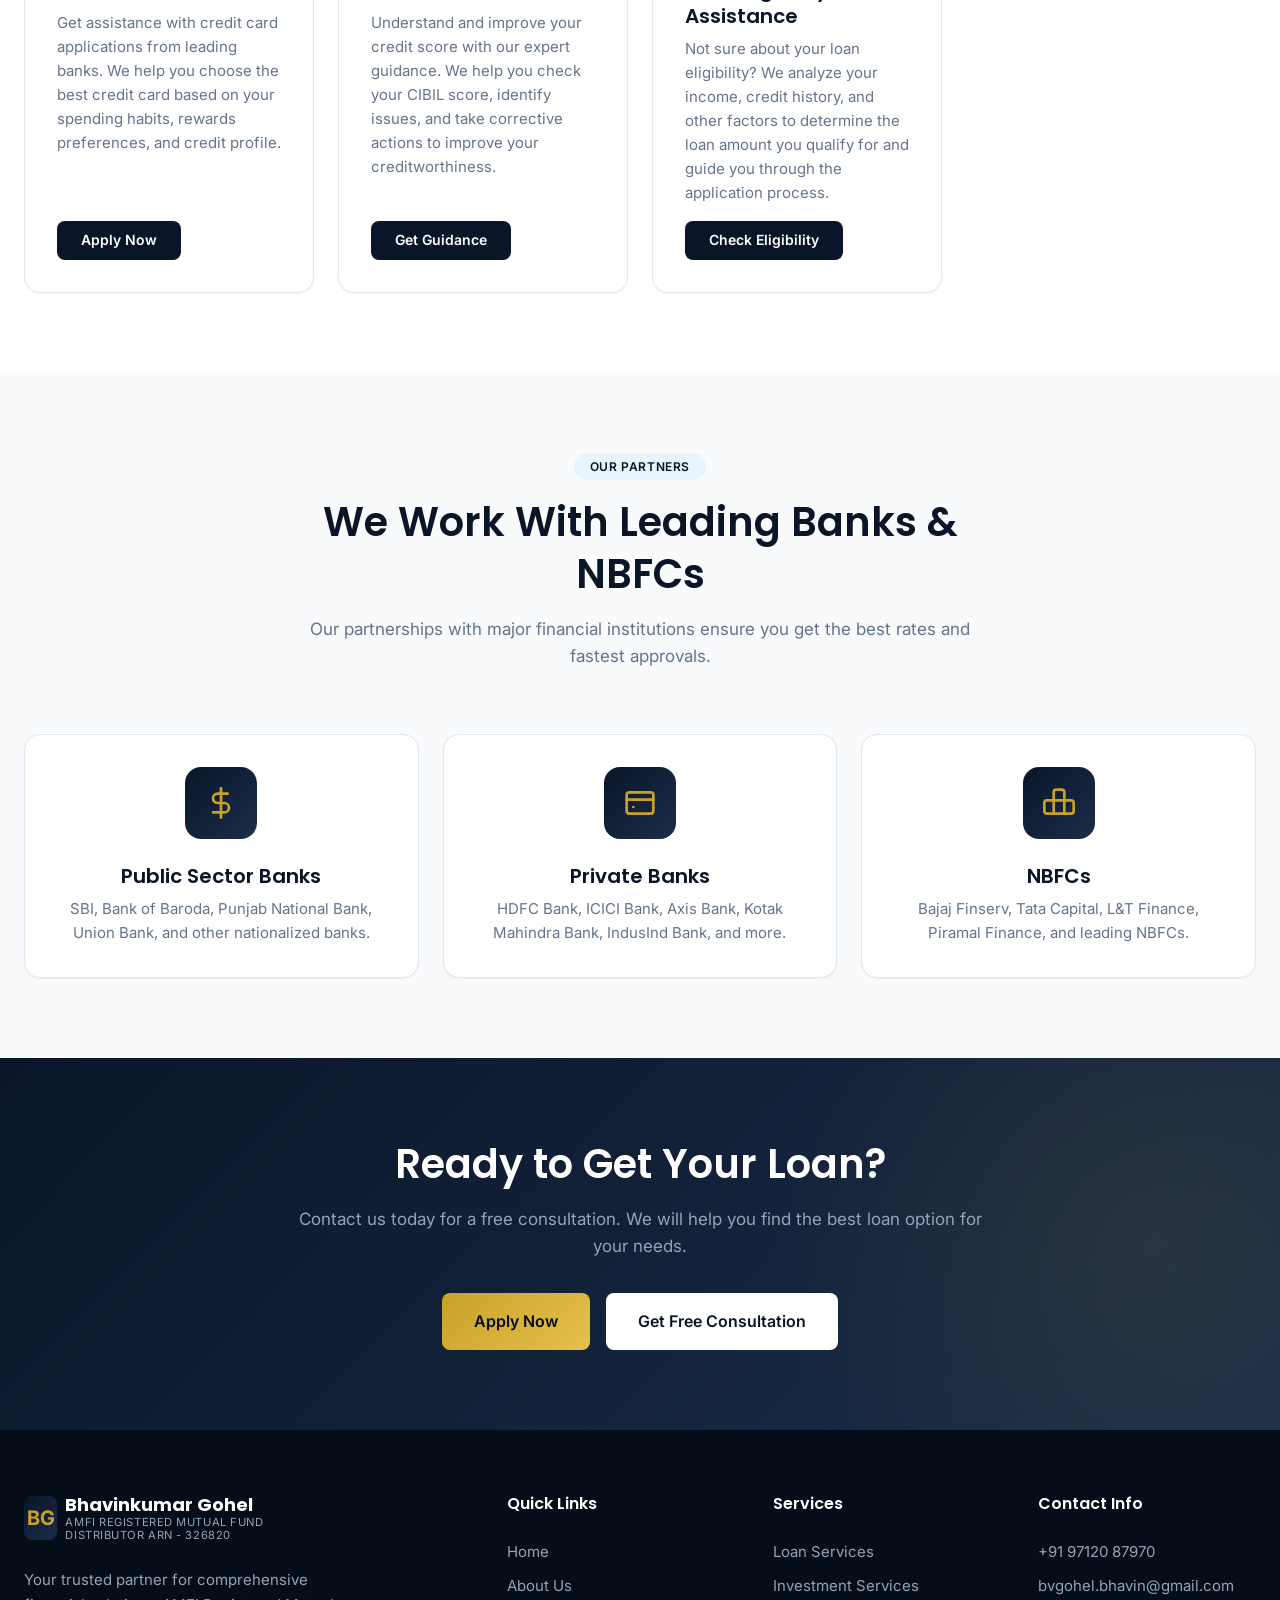
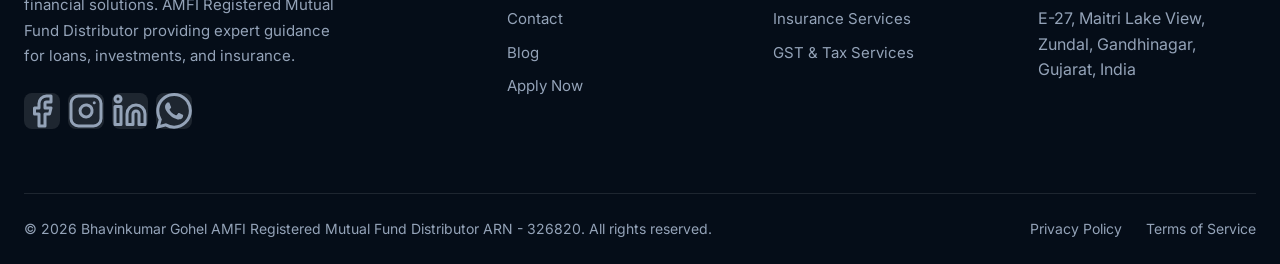
<file: loan-services.html>
<!DOCTYPE html>
<html lang="en">
<head>
    <meta charset="UTF-8">
    <meta name="viewport" content="width=device-width, initial-scale=1.0">
    <meta name="description" content="Comprehensive loan services including Home Loan, Personal Loan, Business Loan, Mortgage, Car Loan, Gold Loan and more. Quick approvals and competitive rates.">
    <meta name="keywords" content="home loan, personal loan, business loan, mortgage loan, car loan, gold loan, loan against property, CIBIL score, Gujarat">
    
    <title>Loan Services | Bhavinkumar Gohel AMFI Registered Mutual Fund Distributor ARN - 326820</title>
    
    <link rel="preconnect" href="https://fonts.googleapis.com">
    <link rel="preconnect" href="https://fonts.gstatic.com" crossorigin>
    <link href="https://fonts.googleapis.com/css2?family=Inter:wght@400;500;600;700&family=Poppins:wght@500;600;700&display=swap" rel="stylesheet">
    <link rel="stylesheet" href="assets/css/styles.css">
    <link rel="icon" type="image/svg+xml" href="data:image/svg+xml,<svg xmlns='http://www.w3.org/2000/svg' viewBox='0 0 100 100'><rect fill='%230a1628' width='100' height='100' rx='15'/><text x='50%' y='55%' dominant-baseline='middle' text-anchor='middle' fill='%23c9a227' font-family='Arial' font-weight='bold' font-size='50'>BG</text></svg>">
</head>
<body>
    <!-- Header -->
    <header class="header">
        <div class="header-container">
            <a href="index.html" class="logo">
                <div class="logo-icon">BG</div>
                <div class="logo-text">
                    <span class="logo-name">Bhavinkumar Gohel</span>
                    <span class="logo-tagline">AMFI Registered Mutual Fund Distributor ARN - 326820</span>
                </div>
            </a>
            <nav class="nav-menu">
                <ul class="nav-links">
                    <li><a href="index.html" class="nav-link">Home</a></li>
                    <li><a href="about.html" class="nav-link">About Us</a></li>
                    <li class="nav-dropdown">
                        <a href="#" class="nav-link active">Services
                            <svg xmlns="http://www.w3.org/2000/svg" width="16" height="16" viewBox="0 0 24 24" fill="none" stroke="currentColor" stroke-width="2" stroke-linecap="round" stroke-linejoin="round"><path d="m6 9 6 6 6-6"/></svg>
                        </a>
                        <div class="nav-dropdown-content">
                            <a href="loan-services.html" class="nav-dropdown-link">Loan Services</a>
                            <a href="investment-services.html" class="nav-dropdown-link">Investment Services</a>
                            <a href="insurance-services.html" class="nav-dropdown-link">Insurance Services</a>
                            <a href="gst-tax-services.html" class="nav-dropdown-link">GST & Tax Services</a>
                        </div>
                    </li>
                    <li><a href="blog.html" class="nav-link">Blog</a></li>
                    <li><a href="contact.html" class="nav-link">Contact</a></li>
                </ul>
                <a href="apply.html" class="btn btn-gold">Apply Now</a>
            </nav>
            <button class="mobile-menu-btn" aria-label="Toggle menu">
                <span></span>
                <span></span>
                <span></span>
            </button>
        </div>
    </header>

    <!-- Page Header -->
    <section class="page-header">
        <div class="container">
            <nav class="breadcrumb">
                <a href="index.html">Home</a>
                <svg xmlns="http://www.w3.org/2000/svg" viewBox="0 0 24 24" fill="none" stroke="currentColor" stroke-width="2" stroke-linecap="round" stroke-linejoin="round"><path d="m9 18 6-6-6-6"/></svg>
                <span>Loan Services</span>
            </nav>
            <h1>Comprehensive Loan & Credit Card Services</h1>
            <p>We offer a wide range of loan & Credit Card solutions tailored to meet your personal and business needs with competitive rates, quick processing, and expert guidance.</p>
        </div>
    </section>

    <!-- Loan Services Grid -->
    <section class="section section-lg">
        <div class="container">
            <div class="services-grid">
                <div class="service-card" data-animate>
                    <div class="service-icon">
                        <svg xmlns="http://www.w3.org/2000/svg" viewBox="0 0 24 24" fill="none" stroke="currentColor" stroke-width="2" stroke-linecap="round" stroke-linejoin="round"><path d="m3 9 9-7 9 7v11a2 2 0 0 1-2 2H5a2 2 0 0 1-2-2z"/><polyline points="9 22 9 12 15 12 15 22"/></svg>
                    </div>
                    <h4>Home Loan</h4>
                    <p>Realize your dream of owning a home with our competitive home loan solutions. We offer attractive interest rates, flexible repayment options up to 30 years, and quick approvals with minimal documentation.</p>
                    <a href="apply.html?service=home-loan" class="btn btn-primary">Apply Now</a>
                </div>

                <div class="service-card" data-animate>
                    <div class="service-icon">
                        <svg xmlns="http://www.w3.org/2000/svg" viewBox="0 0 24 24" fill="none" stroke="currentColor" stroke-width="2" stroke-linecap="round" stroke-linejoin="round"><rect x="2" y="4" width="20" height="16" rx="2"/><path d="M7 15h0M2 9.5h20"/></svg>
                    </div>
                    <h4>Mortgage Loan</h4>
                    <p>Unlock the value of your property with our mortgage loan services. Get funds for business expansion, education, medical emergencies, or any other financial need with your property as collateral.</p>
                    <a href="apply.html?service=mortgage-loan" class="btn btn-primary">Apply Now</a>
                </div>

                <div class="service-card" data-animate>
                    <div class="service-icon">
                        <svg xmlns="http://www.w3.org/2000/svg" viewBox="0 0 24 24" fill="none" stroke="currentColor" stroke-width="2" stroke-linecap="round" stroke-linejoin="round"><path d="M16 20V4a2 2 0 0 0-2-2h-4a2 2 0 0 0-2 2v16"/><rect x="1" y="10" width="22" height="10" rx="2"/></svg>
                    </div>
                    <h4>Business Loan</h4>
                    <p>Fuel your business growth with our flexible business loan options. Whether you are starting a new venture, expanding operations, or managing working capital, we have the right solution for you.</p>
                    <a href="apply.html?service=business-loan" class="btn btn-primary">Apply Now</a>
                </div>

                <div class="service-card" data-animate>
                    <div class="service-icon">
                        <svg xmlns="http://www.w3.org/2000/svg" viewBox="0 0 24 24" fill="none" stroke="currentColor" stroke-width="2" stroke-linecap="round" stroke-linejoin="round"><circle cx="12" cy="12" r="10"/><path d="M16 8h-6a2 2 0 1 0 0 4h4a2 2 0 1 1 0 4H8"/><path d="M12 18V6"/></svg>
                    </div>
                    <h4>Personal Loan</h4>
                    <p>Quick personal loans for your immediate financial needs. Whether it is for wedding expenses, travel, home renovation, or medical emergencies, get approved within 24-48 hours with minimal paperwork.</p>
                    <a href="apply.html?service=personal-loan" class="btn btn-primary">Apply Now</a>
                </div>

                <div class="service-card" data-animate>
                    <div class="service-icon">
                        <svg xmlns="http://www.w3.org/2000/svg" viewBox="0 0 24 24" fill="none" stroke="currentColor" stroke-width="2" stroke-linecap="round" stroke-linejoin="round"><path d="M19 17h2c.6 0 1-.4 1-1v-3c0-.9-.7-1.7-1.5-1.9C18.7 10.6 16 10 16 10s-1.3-1.4-2.2-2.3c-.5-.4-1.1-.7-1.8-.7H5c-.6 0-1.1.4-1.4.9l-1.5 2.8c-.1.2-.1.4-.1.6v4c0 .6.4 1 1 1h2"/><circle cx="7" cy="17" r="2"/><path d="M9 17h6"/><circle cx="17" cy="17" r="2"/></svg>
                    </div>
                    <h4>Car Loan</h4>
                    <p>Drive your dream car home with our affordable auto loans. We offer financing for both new and used vehicles with low interest rates, easy EMIs, and quick processing time.</p>
                    <a href="apply.html?service=car-loan" class="btn btn-primary">Apply Now</a>
                </div>

                <div class="service-card" data-animate>
                    <div class="service-icon">
                        <svg xmlns="http://www.w3.org/2000/svg" viewBox="0 0 24 24" fill="none" stroke="currentColor" stroke-width="2" stroke-linecap="round" stroke-linejoin="round"><circle cx="12" cy="12" r="10"/><path d="M12 2v20"/><path d="M2 12h20"/></svg>
                    </div>
                    <h4>Gold Loan</h4>
                    <p>Get instant liquidity against your gold assets with our secure and hassle-free gold loan services. Enjoy competitive interest rates with safe storage of your gold in bank lockers.</p>
                    <a href="apply.html?service=gold-loan" class="btn btn-primary">Apply Now</a>
                </div>

                <div class="service-card" data-animate>
                    <div class="service-icon">
                        <svg xmlns="http://www.w3.org/2000/svg" viewBox="0 0 24 24" fill="none" stroke="currentColor" stroke-width="2" stroke-linecap="round" stroke-linejoin="round"><path d="M3 21h18"/><path d="M9 8h1"/><path d="M9 12h1"/><path d="M9 16h1"/><path d="M14 8h1"/><path d="M14 12h1"/><path d="M14 16h1"/><path d="M5 21V5a2 2 0 0 1 2-2h10a2 2 0 0 1 2 2v16"/></svg>
                    </div>
                    <h4>Loan Against Property</h4>
                    <p>Leverage your residential or commercial property to secure funds for any purpose. Get higher loan amounts at lower interest rates compared to unsecured loans with extended repayment tenure.</p>
                    <a href="apply.html?service=lap" class="btn btn-primary">Apply Now</a>
                </div>

                <div class="service-card" data-animate>
                    <div class="service-icon">
                        <svg xmlns="http://www.w3.org/2000/svg" viewBox="0 0 24 24" fill="none" stroke="currentColor" stroke-width="2" stroke-linecap="round" stroke-linejoin="round"><path d="M21 12a9 9 0 0 0-9-9 9.75 9.75 0 0 0-6.74 2.74L3 8"/><path d="M3 3v5h5"/><path d="M3 12a9 9 0 0 0 9 9 9.75 9.75 0 0 0 6.74-2.74L21 16"/><path d="M16 16h5v5"/></svg>
                    </div>
                    <h4>Balance Transfer & Top-Up</h4>
                    <p>Transfer your existing loan to a lower interest rate and save money on EMIs. Also avail top-up loans on your existing loan account for additional funding requirements.</p>
                    <a href="apply.html?service=balance-transfer" class="btn btn-primary">Apply Now</a>
                </div>

                <div class="service-card" data-animate>
                    <div class="service-icon">
                        <svg xmlns="http://www.w3.org/2000/svg" viewBox="0 0 24 24" fill="none" stroke="currentColor" stroke-width="2" stroke-linecap="round" stroke-linejoin="round"><rect x="1" y="4" width="22" height="16" rx="2" ry="2"/><line x1="1" y1="10" x2="23" y2="10"/></svg>
                    </div>
                    <h4>Credit Card Services</h4>
                    <p>Get assistance with credit card applications from leading banks. We help you choose the best credit card based on your spending habits, rewards preferences, and credit profile.</p>
                    <a href="apply.html?service=credit-card" class="btn btn-primary">Apply Now</a>
                </div>

                <div class="service-card" data-animate>
                    <div class="service-icon">
                        <svg xmlns="http://www.w3.org/2000/svg" viewBox="0 0 24 24" fill="none" stroke="currentColor" stroke-width="2" stroke-linecap="round" stroke-linejoin="round"><path d="M3 3v18h18"/><path d="m19 9-5 5-4-4-3 3"/></svg>
                    </div>
                    <h4>CIBIL Score Guidance</h4>
                    <p>Understand and improve your credit score with our expert guidance. We help you check your CIBIL score, identify issues, and take corrective actions to improve your creditworthiness.</p>
                    <a href="apply.html?service=cibil" class="btn btn-primary">Get Guidance</a>
                </div>

                <div class="service-card" data-animate>
                    <div class="service-icon">
                        <svg xmlns="http://www.w3.org/2000/svg" viewBox="0 0 24 24" fill="none" stroke="currentColor" stroke-width="2" stroke-linecap="round" stroke-linejoin="round"><path d="M22 11.08V12a10 10 0 1 1-5.93-9.14"/><polyline points="22 4 12 14.01 9 11.01"/></svg>
                    </div>
                    <h4>Loan Eligibility Assistance</h4>
                    <p>Not sure about your loan eligibility? We analyze your income, credit history, and other factors to determine the loan amount you qualify for and guide you through the application process.</p>
                    <a href="apply.html?service=eligibility" class="btn btn-primary">Check Eligibility</a>
                </div>
            </div>
        </div>
    </section>

    <!-- Partner Banks Section -->
    <section class="section section-lg section-light">
        <div class="container">
            <div class="section-header" data-animate>
                <span class="section-badge">Our Partners</span>
                <h2>We Work With Leading Banks & NBFCs</h2>
                <p class="section-description">Our partnerships with major financial institutions ensure you get the best rates and fastest approvals.</p>
            </div>
            <div class="features-grid">
                <div class="feature-card" data-animate>
                    <div class="feature-icon">
                        <svg xmlns="http://www.w3.org/2000/svg" viewBox="0 0 24 24" fill="none" stroke="currentColor" stroke-width="2" stroke-linecap="round" stroke-linejoin="round"><line x1="12" y1="1" x2="12" y2="23"/><path d="M17 5H9.5a3.5 3.5 0 0 0 0 7h5a3.5 3.5 0 0 1 0 7H6"/></svg>
                    </div>
                    <h4>Public Sector Banks</h4>
                    <p>SBI, Bank of Baroda, Punjab National Bank, Union Bank, and other nationalized banks.</p>
                </div>
                <div class="feature-card" data-animate>
                    <div class="feature-icon">
                        <svg xmlns="http://www.w3.org/2000/svg" viewBox="0 0 24 24" fill="none" stroke="currentColor" stroke-width="2" stroke-linecap="round" stroke-linejoin="round"><rect x="2" y="4" width="20" height="16" rx="2"/><path d="M7 15h0M2 9.5h20"/></svg>
                    </div>
                    <h4>Private Banks</h4>
                    <p>HDFC Bank, ICICI Bank, Axis Bank, Kotak Mahindra Bank, IndusInd Bank, and more.</p>
                </div>
                <div class="feature-card" data-animate>
                    <div class="feature-icon">
                        <svg xmlns="http://www.w3.org/2000/svg" viewBox="0 0 24 24" fill="none" stroke="currentColor" stroke-width="2" stroke-linecap="round" stroke-linejoin="round"><path d="M16 20V4a2 2 0 0 0-2-2h-4a2 2 0 0 0-2 2v16"/><rect x="1" y="10" width="22" height="10" rx="2"/></svg>
                    </div>
                    <h4>NBFCs</h4>
                    <p>Bajaj Finserv, Tata Capital, L&T Finance, Piramal Finance, and leading NBFCs.</p>
                </div>
            </div>
        </div>
    </section>

    <!-- CTA Section -->
    <section class="section section-lg cta-section">
        <div class="container">
            <div class="cta-content" data-animate>
                <h2>Ready to Get Your Loan?</h2>
                <p>Contact us today for a free consultation. We will help you find the best loan option for your needs.</p>
                <div class="cta-buttons">
                    <a href="apply.html" class="btn btn-gold btn-lg">Apply Now</a>
                    <a href="contact.html" class="btn btn-white btn-lg">Get Free Consultation</a>
                </div>
            </div>
        </div>
    </section>

    <!-- Footer -->
    <footer class="footer">
        <div class="container">
            <div class="footer-grid">
                <div class="footer-brand">
                    <a href="index.html" class="logo">
                        <div class="logo-icon">BG</div>
                        <div class="logo-text">
                            <span class="logo-name">Bhavinkumar Gohel</span>
                            <span class="logo-tagline">AMFI Registered Mutual Fund Distributor ARN - 326820</span>
                        </div>
                    </a>
                    <p>Your trusted partner for comprehensive financial solutions. AMFI Registered Mutual Fund Distributor providing expert guidance for loans, investments, and insurance.</p>
                    <div class="footer-social">
                        <a href="https://www.facebook.com/share/1JEpXYaaEr/" aria-label="Facebook">
                            <svg xmlns="http://www.w3.org/2000/svg" viewBox="0 0 24 24" fill="none" stroke="currentColor" stroke-width="2" stroke-linecap="round" stroke-linejoin="round"><path d="M18 2h-3a5 5 0 0 0-5 5v3H7v4h3v8h4v-8h3l1-4h-4V7a1 1 0 0 1 1-1h3z"/></svg>
                        </a>
                        <a href="https://www.instagram.com/bvgohel.bhavin?igsh=M2tmMHpzb3FibnNt" aria-label="Instagram">
                            <svg xmlns="http://www.w3.org/2000/svg" viewBox="0 0 24 24" fill="none" stroke="currentColor" stroke-width="2" stroke-linecap="round" stroke-linejoin="round"><rect x="2" y="2" width="20" height="20" rx="5" ry="5"/><path d="M16 11.37A4 4 0 1 1 12.63 8 4 4 0 0 1 16 11.37z"/><line x1="17.5" y1="6.5" x2="17.51" y2="6.5"/></svg>
                        </a>
                        <a href="https://www.linkedin.com/in/bhavinkumar-gohel-330577118" aria-label="LinkedIn">
                            <svg xmlns="http://www.w3.org/2000/svg" viewBox="0 0 24 24" fill="none" stroke="currentColor" stroke-width="2" stroke-linecap="round" stroke-linejoin="round"><path d="M16 8a6 6 0 0 1 6 6v7h-4v-7a2 2 0 0 0-2-2 2 2 0 0 0-2 2v7h-4v-7a6 6 0 0 1 6-6z"/><rect x="2" y="9" width="4" height="12"/><circle cx="4" cy="4" r="2"/></svg>
                        </a>
                        <a href="https://wa.me/919712087970" aria-label="WhatsApp">
                            <svg xmlns="http://www.w3.org/2000/svg" viewBox="0 0 24 24" fill="currentColor"><path d="M17.472 14.382c-.297-.149-1.758-.867-2.03-.967-.273-.099-.471-.148-.67.15-.197.297-.767.966-.94 1.164-.173.199-.347.223-.644.075-.297-.15-1.255-.463-2.39-1.475-.883-.788-1.48-1.761-1.653-2.059-.173-.297-.018-.458.13-.606.134-.133.298-.347.446-.52.149-.174.198-.298.298-.497.099-.198.05-.371-.025-.52-.075-.149-.669-1.612-.916-2.207-.242-.579-.487-.5-.669-.51-.173-.008-.371-.01-.57-.01-.198 0-.52.074-.792.372-.272.297-1.04 1.016-1.04 2.479 0 1.462 1.065 2.875 1.213 3.074.149.198 2.096 3.2 5.077 4.487.709.306 1.262.489 1.694.625.712.227 1.36.195 1.871.118.571-.085 1.758-.719 2.006-1.413.248-.694.248-1.289.173-1.413-.074-.124-.272-.198-.57-.347m-5.421 7.403h-.004a9.87 9.87 0 01-5.031-1.378l-.361-.214-3.741.982.998-3.648-.235-.374a9.86 9.86 0 01-1.51-5.26c.001-5.45 4.436-9.884 9.888-9.884 2.64 0 5.122 1.03 6.988 2.898a9.825 9.825 0 012.893 6.994c-.003 5.45-4.437 9.884-9.885 9.884m8.413-18.297A11.815 11.815 0 0012.05 0C5.495 0 .16 5.335.157 11.892c0 2.096.547 4.142 1.588 5.945L.057 24l6.305-1.654a11.882 11.882 0 005.683 1.448h.005c6.554 0 11.89-5.335 11.893-11.893a11.821 11.821 0 00-3.48-8.413z"/></svg>
                        </a>
                    </div>
                </div>
                <div class="footer-links">
                    <h5>Quick Links</h5>
                    <ul>
                        <li><a href="index.html">Home</a></li>
                        <li><a href="about.html">About Us</a></li>
                        <li><a href="contact.html">Contact</a></li>
                        <li><a href="blog.html">Blog</a></li>
                        <li><a href="apply.html">Apply Now</a></li>
                    </ul>
                </div>
                <div class="footer-links">
                    <h5>Services</h5>
                    <ul>
                        <li><a href="loan-services.html">Loan Services</a></li>
                        <li><a href="investment-services.html">Investment Services</a></li>
                        <li><a href="insurance-services.html">Insurance Services</a></li>
                        <li><a href="gst-tax-services.html">GST & Tax Services</a></li>
                    </ul>
                </div>
                <div class="footer-links">
                    <h5>Contact Info</h5>
                    <ul>
                        <li>
                            <a href="tel:+919712087970">+91 97120 87970</a>
                        </li>
                        <li>
                            <a href="mailto:bvgohel.bhavin@gmail.com">bvgohel.bhavin@gmail.com</a>
                        </li>
                        <li>E-27, Maitri Lake View, Zundal, Gandhinagar, Gujarat, India</li>
                    </ul>
                </div>
            </div>
            <div class="footer-bottom">
                <p>&copy; 2026 Bhavinkumar Gohel AMFI Registered Mutual Fund Distributor ARN - 326820. All rights reserved.</p>
                <div class="footer-bottom-links">
                    <a href="privacy-policy.html">Privacy Policy</a>
                    <a href="terms.html">Terms of Service</a>
                </div>
            </div>
        </div>
    </footer>

    <!-- WhatsApp Button -->
    <a href="https://wa.me/919712087970" class="whatsapp-btn" aria-label="Chat on WhatsApp" target="_blank" rel="noopener noreferrer">
        <svg xmlns="http://www.w3.org/2000/svg" viewBox="0 0 24 24" fill="currentColor"><path d="M17.472 14.382c-.297-.149-1.758-.867-2.03-.967-.273-.099-.471-.148-.67.15-.197.297-.767.966-.94 1.164-.173.199-.347.223-.644.075-.297-.15-1.255-.463-2.39-1.475-.883-.788-1.48-1.761-1.653-2.059-.173-.297-.018-.458.13-.606.134-.133.298-.347.446-.52.149-.174.198-.298.298-.497.099-.198.05-.371-.025-.52-.075-.149-.669-1.612-.916-2.207-.242-.579-.487-.5-.669-.51-.173-.008-.371-.01-.57-.01-.198 0-.52.074-.792.372-.272.297-1.04 1.016-1.04 2.479 0 1.462 1.065 2.875 1.213 3.074.149.198 2.096 3.2 5.077 4.487.709.306 1.262.489 1.694.625.712.227 1.36.195 1.871.118.571-.085 1.758-.719 2.006-1.413.248-.694.248-1.289.173-1.413-.074-.124-.272-.198-.57-.347m-5.421 7.403h-.004a9.87 9.87 0 01-5.031-1.378l-.361-.214-3.741.982.998-3.648-.235-.374a9.86 9.86 0 01-1.51-5.26c.001-5.45 4.436-9.884 9.888-9.884 2.64 0 5.122 1.03 6.988 2.898a9.825 9.825 0 012.893 6.994c-.003 5.45-4.437 9.884-9.885 9.884m8.413-18.297A11.815 11.815 0 0012.05 0C5.495 0 .16 5.335.157 11.892c0 2.096.547 4.142 1.588 5.945L.057 24l6.305-1.654a11.882 11.882 0 005.683 1.448h.005c6.554 0 11.89-5.335 11.893-11.893a11.821 11.821 0 00-3.48-8.413z"/></svg>
    </a>

    <!-- Scroll to Top Button -->
    <a href="#" class="scroll-top" aria-label="Scroll to top">
        <svg xmlns="http://www.w3.org/2000/svg" viewBox="0 0 24 24" fill="none" stroke="currentColor" stroke-width="2" stroke-linecap="round" stroke-linejoin="round"><path d="m18 15-6-6-6 6"/></svg>
    </a>

    <!-- Scripts -->
    <script src="assets/js/main.js"></script>
</body>
</html>
</file>
<file: assets/css/styles.css>
/* ===== BHAVINKUMAR GOHEL FINANCIAL SERVICES - MAIN STYLESHEET ===== */

/* CSS Custom Properties */
:root {
    /* Primary Colors */
    --color-navy: #0a1628;
    --color-navy-light: #1a2d4a;
    --color-navy-dark: #050d18;
    
    /* Accent Colors */
    --color-gold: #c9a227;
    --color-gold-light: #e5c04d;
    --color-gold-dark: #a68520;
    
    /* Light Colors */
    --color-light-blue: #e8f4fc;
    --color-light-blue-alt: #cce5f6;
    --color-white: #ffffff;
    --color-off-white: #f8fafc;
    
    /* Neutral Colors */
    --color-gray-100: #f1f5f9;
    --color-gray-200: #e2e8f0;
    --color-gray-300: #cbd5e1;
    --color-gray-400: #94a3b8;
    --color-gray-500: #64748b;
    --color-gray-600: #475569;
    --color-gray-700: #334155;
    --color-gray-800: #1e293b;
    
    /* Typography */
    --font-primary: 'Inter', -apple-system, BlinkMacSystemFont, 'Segoe UI', Roboto, sans-serif;
    --font-heading: 'Poppins', 'Inter', sans-serif;
    
    /* Spacing */
    --spacing-xs: 0.25rem;
    --spacing-sm: 0.5rem;
    --spacing-md: 1rem;
    --spacing-lg: 1.5rem;
    --spacing-xl: 2rem;
    --spacing-2xl: 3rem;
    --spacing-3xl: 4rem;
    
    /* Border Radius */
    --radius-sm: 0.375rem;
    --radius-md: 0.5rem;
    --radius-lg: 0.75rem;
    --radius-xl: 1rem;
    --radius-2xl: 1.5rem;
    --radius-full: 9999px;
    
    /* Shadows */
    --shadow-sm: 0 1px 2px 0 rgba(0, 0, 0, 0.05);
    --shadow-md: 0 4px 6px -1px rgba(0, 0, 0, 0.1), 0 2px 4px -2px rgba(0, 0, 0, 0.1);
    --shadow-lg: 0 10px 15px -3px rgba(0, 0, 0, 0.1), 0 4px 6px -4px rgba(0, 0, 0, 0.1);
    --shadow-xl: 0 20px 25px -5px rgba(0, 0, 0, 0.1), 0 8px 10px -6px rgba(0, 0, 0, 0.1);
    
    /* Transitions */
    --transition-fast: 150ms ease;
    --transition-base: 250ms ease;
    --transition-slow: 350ms ease;
    
    /* Container */
    --container-max: 1280px;
    --container-padding: 1.5rem;
}

/* Reset & Base Styles */
*,
*::before,
*::after {
    box-sizing: border-box;
    margin: 0;
    padding: 0;
}

html {
    scroll-behavior: smooth;
    font-size: 16px;
}

body {
    font-family: var(--font-primary);
    line-height: 1.6;
    color: var(--color-gray-700);
    background-color: var(--color-white);
    -webkit-font-smoothing: antialiased;
    -moz-osx-font-smoothing: grayscale;
}

img {
    max-width: 100%;
    height: auto;
    display: block;
}

a {
    text-decoration: none;
    color: inherit;
    transition: color var(--transition-fast);
}

ul, ol {
    list-style: none;
}

button {
    cursor: pointer;
    border: none;
    background: none;
    font-family: inherit;
}

input, textarea, select {
    font-family: inherit;
    font-size: inherit;
}

/* Typography */
h1, h2, h3, h4, h5, h6 {
    font-family: var(--font-heading);
    font-weight: 600;
    line-height: 1.3;
    color: var(--color-navy);
}

h1 { font-size: clamp(2rem, 5vw, 3.5rem); }
h2 { font-size: clamp(1.75rem, 4vw, 2.5rem); }
h3 { font-size: clamp(1.25rem, 3vw, 1.75rem); }
h4 { font-size: clamp(1.125rem, 2.5vw, 1.25rem); }
h5 { font-size: 1rem; }
h6 { font-size: 0.875rem; }

p {
    margin-bottom: var(--spacing-md);
}

/* Container */
.container {
    width: 100%;
    max-width: var(--container-max);
    margin: 0 auto;
    padding: 0 var(--container-padding);
}

/* ===== HEADER & NAVIGATION ===== */
.header {
    position: fixed;
    top: 0;
    left: 0;
    right: 0;
    z-index: 1000;
    background-color: var(--color-white);
    box-shadow: var(--shadow-sm);
    transition: all var(--transition-base);
}

.header.scrolled {
    box-shadow: var(--shadow-lg);
}

.header-container {
    display: flex;
    align-items: center;
    justify-content: space-between;
    padding: var(--spacing-md) var(--container-padding);
    max-width: var(--container-max);
    margin: 0 auto;
}

.logo {
    display: flex;
    align-items: center;
    gap: var(--spacing-sm);
}

.logo-icon {
    width: 44px;
    height: 44px;
    background: linear-gradient(135deg, var(--color-navy) 0%, var(--color-navy-light) 100%);
    border-radius: var(--radius-md);
    display: flex;
    align-items: center;
    justify-content: center;
    color: var(--color-gold);
    font-weight: 700;
    font-size: 1.25rem;
}

.logo-text {
    display: flex;
    flex-direction: column;
    line-height: 1.2;
}

.logo-name {
    font-family: var(--font-heading);
    font-weight: 700;
    font-size: 1.125rem;
    color: var(--color-navy);
}

.logo-tagline {
    font-size: 0.7rem;
    color: var(--color-gray-dark);
    text-transform: uppercase;
    letter-spacing: 0.05em;
}

.nav-menu {
    display: flex;
    align-items: center;
    gap: var(--spacing-lg);
}

.nav-links {
    display: flex;
    align-items: center;
    gap: var(--spacing-md);
}

.nav-link {
    font-size: 0.875rem;
    font-weight: 500;
    color: var(--color-gray-600);
    padding: var(--spacing-sm) var(--spacing-md);
    border-radius: var(--radius-md);
    transition: all var(--transition-fast);
    position: relative;
}

.nav-link:hover {
    color: var(--color-navy);
    background-color: var(--color-gray-100);
}

.nav-link.active {
    color: var(--color-navy);
}

.nav-dropdown {
    position: relative;
}

.nav-dropdown-content {
    position: absolute;
    top: 100%;
    left: 0;
    min-width: 220px;
    background-color: var(--color-white);
    border-radius: var(--radius-lg);
    box-shadow: var(--shadow-xl);
    opacity: 0;
    visibility: hidden;
    transform: translateY(10px);
    transition: all var(--transition-fast);
    padding: var(--spacing-sm);
    z-index: 100;
}

.nav-dropdown:hover .nav-dropdown-content {
    opacity: 1;
    visibility: visible;
    transform: translateY(0);
}

.nav-dropdown-link {
    display: block;
    padding: var(--spacing-sm) var(--spacing-md);
    font-size: 0.875rem;
    color: var(--color-gray-600);
    border-radius: var(--radius-md);
    transition: all var(--transition-fast);
}

.nav-dropdown-link:hover {
    background-color: var(--color-light-blue);
    color: var(--color-navy);
}

.btn {
    display: inline-flex;
    align-items: center;
    justify-content: center;
    gap: var(--spacing-sm);
    padding: var(--spacing-sm) var(--spacing-lg);
    font-size: 0.875rem;
    font-weight: 600;
    border-radius: var(--radius-md);
    transition: all var(--transition-fast);
    white-space: nowrap;
}

.btn-primary {
    background-color: var(--color-navy);
    color: var(--color-white);
}

.btn-primary:hover {
    background-color: var(--color-navy-light);
    transform: translateY(-1px);
}

.btn-gold {
    background: linear-gradient(135deg, var(--color-gold) 0%, var(--color-gold-light) 100%);
    color: var(--color-navy-dark);
}

.btn-gold:hover {
    background: linear-gradient(135deg, var(--color-gold-light) 0%, var(--color-gold) 100%);
    transform: translateY(-1px);
}

.btn-outline {
    border: 2px solid var(--color-navy);
    color: var(--color-navy);
    background: transparent;
}

.btn-outline:hover {
    background-color: var(--color-navy);
    color: var(--color-white);
}

.btn-white {
    background-color: var(--color-white);
    color: var(--color-navy);
}

.btn-white:hover {
    background-color: var(--color-off-white);
    transform: translateY(-1px);
}

.btn-lg {
    padding: var(--spacing-md) var(--spacing-xl);
    font-size: 1rem;
}

.mobile-menu-btn {
    display: none;
    flex-direction: column;
    gap: 5px;
    padding: var(--spacing-sm);
    z-index: 1001;
}

.mobile-menu-btn span {
    display: block;
    width: 24px;
    height: 2px;
    background-color: var(--color-navy);
    transition: all var(--transition-fast);
}

.mobile-menu-btn.active span:nth-child(1) {
    transform: rotate(45deg) translate(5px, 5px);
}

.mobile-menu-btn.active span:nth-child(2) {
    opacity: 0;
}

.mobile-menu-btn.active span:nth-child(3) {
    transform: rotate(-45deg) translate(5px, -5px);
}

/* ===== HERO SECTION ===== */
.hero {
    position: relative;
    min-height: 100vh;
    display: flex;
    align-items: center;
    background: linear-gradient(135deg, var(--color-navy-dark) 0%, var(--color-navy) 50%, var(--color-navy-light) 100%);
    overflow: hidden;
    padding-top: 80px;
}

.hero-bg {
    position: absolute;
    inset: 0;
    z-index: 0;
}

.hero-bg img {
    width: 100%;
    height: 100%;
    object-fit: cover;
    opacity: 0.2;
}

.hero-overlay {
    position: absolute;
    inset: 0;
    background: linear-gradient(135deg, rgba(10, 22, 40, 0.95) 0%, rgba(26, 45, 74, 0.85) 100%);
}

.hero-content {
    position: relative;
    z-index: 1;
    max-width: 800px;
}

.hero-badge {
    display: inline-flex;
    align-items: center;
    gap: var(--spacing-sm);
    background-color: rgba(201, 162, 39, 0.15);
    color: var(--color-gold);
    padding: var(--spacing-sm) var(--spacing-md);
    border-radius: var(--radius-full);
    font-size: 0.875rem;
    font-weight: 500;
    margin-bottom: var(--spacing-lg);
    border: 1px solid rgba(201, 162, 39, 0.3);
}

.hero-badge svg {
    width: 16px;
    height: 16px;
}

.hero h1 {
    color: var(--color-white);
    margin-bottom: var(--spacing-lg);
    text-wrap: balance;
}

.hero-subtitle {
    font-size: clamp(1rem, 2vw, 1.25rem);
    color: var(--color-gray-300);
    margin-bottom: var(--spacing-2xl);
    max-width: 600px;
    line-height: 1.7;
}

.hero-buttons {
    display: flex;
    flex-wrap: wrap;
    gap: var(--spacing-md);
    margin-bottom: var(--spacing-3xl);
}

.hero-stats {
    display: grid;
    grid-template-columns: repeat(3, 1fr);
    gap: var(--spacing-xl);
    padding-top: var(--spacing-2xl);
    border-top: 1px solid rgba(255, 255, 255, 0.1);
}

.hero-stat {
    text-align: center;
}

.hero-stat-value {
    font-size: clamp(1.5rem, 3vw, 2.5rem);
    font-weight: 700;
    color: var(--color-gold);
    font-family: var(--font-heading);
}

.hero-stat-label {
    font-size: 0.875rem;
    color: var(--color-gray-400);
    margin-top: var(--spacing-xs);
}

/* ===== SECTION STYLES ===== */
.section {
    padding: var(--spacing-3xl) 0;
}

.section-lg {
    padding: 5rem 0;
}

.section-dark {
    background-color: var(--color-navy);
    color: var(--color-white);
}

.section-light {
    background-color: var(--color-off-white);
}

.section-light-blue {
    background-color: var(--color-light-blue);
}

.section-header {
    text-align: center;
    max-width: 700px;
    margin: 0 auto var(--spacing-3xl);
}

.section-badge {
    display: inline-flex;
    align-items: center;
    gap: var(--spacing-xs);
    background-color: var(--color-light-blue);
    color: var(--color-navy);
    padding: var(--spacing-xs) var(--spacing-md);
    border-radius: var(--radius-full);
    font-size: 0.75rem;
    font-weight: 600;
    text-transform: uppercase;
    letter-spacing: 0.05em;
    margin-bottom: var(--spacing-md);
}

.section-dark .section-badge {
    background-color: rgba(201, 162, 39, 0.15);
    color: var(--color-gold);
}

.section-header h2 {
    margin-bottom: var(--spacing-md);
}

.section-dark .section-header h2 {
    color: var(--color-white);
}

.section-description {
    color: var(--color-gray-500);
    font-size: 1.0625rem;
}

.section-dark .section-description {
    color: var(--color-gray-400);
}

/* ===== SERVICE CARDS ===== */
.services-grid {
    display: grid;
    grid-template-columns: repeat(auto-fill, minmax(280px, 1fr));
    gap: var(--spacing-lg);
}

.service-card {
    background-color: var(--color-white);
    border-radius: var(--radius-xl);
    padding: var(--spacing-xl);
    box-shadow: var(--shadow-sm);
    border: 1px solid var(--color-gray-200);
    transition: all var(--transition-base);
    display: flex;
    flex-direction: column;
}

.service-card:hover {
    transform: translateY(-4px);
    box-shadow: var(--shadow-xl);
    border-color: var(--color-light-blue-alt);
}

.service-icon {
    width: 56px;
    height: 56px;
    background: linear-gradient(135deg, var(--color-light-blue) 0%, var(--color-light-blue-alt) 100%);
    border-radius: var(--radius-lg);
    display: flex;
    align-items: center;
    justify-content: center;
    margin-bottom: var(--spacing-lg);
    color: var(--color-navy);
}

.service-icon svg {
    width: 28px;
    height: 28px;
}

.service-card h4 {
    margin-bottom: var(--spacing-sm);
}

.service-card p {
    color: var(--color-gray-500);
    font-size: 0.9375rem;
    flex-grow: 1;
    margin-bottom: var(--spacing-md);
}

.service-card .btn {
    align-self: flex-start;
    margin-top: auto;
}

/* ===== ABOUT SECTION ===== */
.about-grid {
    display: grid;
    grid-template-columns: 1fr 1fr;
    gap: var(--spacing-3xl);
    align-items: center;
}

.about-image {
    position: relative;
    border-radius: var(--radius-2xl);
    overflow: hidden;
    box-shadow: var(--shadow-xl);
}

.about-image img {
    width: 100%;
    height: auto;
}

.about-image-badge {
    position: absolute;
    bottom: var(--spacing-lg);
    left: var(--spacing-lg);
    background-color: var(--color-white);
    padding: var(--spacing-md) var(--spacing-lg);
    border-radius: var(--radius-lg);
    box-shadow: var(--shadow-lg);
}

.about-image-badge span {
    display: block;
    font-size: 1.5rem;
    font-weight: 700;
    color: var(--color-navy);
}

.about-image-badge small {
    color: var(--color-gray-500);
    font-size: 0.75rem;
}

.about-content h2 {
    margin-bottom: var(--spacing-lg);
}

.about-content p {
    color: var(--color-gray-600);
    margin-bottom: var(--spacing-lg);
    line-height: 1.8;
}

.about-features {
    display: grid;
    grid-template-columns: repeat(2, 1fr);
    gap: var(--spacing-md);
    margin-bottom: var(--spacing-xl);
}

.about-feature {
    display: flex;
    align-items: center;
    gap: var(--spacing-sm);
    color: var(--color-gray-700);
    font-size: 0.9375rem;
}

.about-feature svg {
    width: 20px;
    height: 20px;
    color: var(--color-gold);
    flex-shrink: 0;
}

/* ===== WHY CHOOSE US ===== */
.features-grid {
    display: grid;
    grid-template-columns: repeat(auto-fill, minmax(300px, 1fr));
    gap: var(--spacing-lg);
}

.feature-card {
    background-color: var(--color-white);
    border-radius: var(--radius-xl);
    padding: var(--spacing-xl);
    text-align: center;
    box-shadow: var(--shadow-sm);
    border: 1px solid var(--color-gray-200);
    transition: all var(--transition-base);
}

.feature-card:hover {
    transform: translateY(-4px);
    box-shadow: var(--shadow-lg);
}

.feature-icon {
    width: 72px;
    height: 72px;
    background: linear-gradient(135deg, var(--color-navy) 0%, var(--color-navy-light) 100%);
    border-radius: var(--radius-xl);
    display: flex;
    align-items: center;
    justify-content: center;
    margin: 0 auto var(--spacing-lg);
    color: var(--color-gold);
}

.feature-icon svg {
    width: 32px;
    height: 32px;
}

.feature-card h4 {
    margin-bottom: var(--spacing-sm);
}

.feature-card p {
    color: var(--color-gray-500);
    font-size: 0.9375rem;
    margin-bottom: 0;
}

/* ===== TESTIMONIALS ===== */
.testimonials-grid {
    display: grid;
    grid-template-columns: repeat(auto-fill, minmax(340px, 1fr));
    gap: var(--spacing-lg);
}

.testimonial-card {
    background-color: var(--color-white);
    border-radius: var(--radius-xl);
    padding: var(--spacing-xl);
    box-shadow: var(--shadow-md);
    position: relative;
}

.testimonial-quote {
    color: var(--color-gold);
    font-size: 3rem;
    line-height: 1;
    margin-bottom: var(--spacing-md);
    font-family: Georgia, serif;
}

.testimonial-text {
    color: var(--color-gray-600);
    font-size: 1rem;
    line-height: 1.7;
    margin-bottom: var(--spacing-lg);
    font-style: italic;
}

.testimonial-author {
    display: flex;
    align-items: center;
    gap: var(--spacing-md);
}

.testimonial-avatar {
    width: 48px;
    height: 48px;
    background: linear-gradient(135deg, var(--color-light-blue) 0%, var(--color-light-blue-alt) 100%);
    border-radius: var(--radius-full);
    display: flex;
    align-items: center;
    justify-content: center;
    color: var(--color-navy);
    font-weight: 600;
    font-size: 1.125rem;
}

.testimonial-info h5 {
    color: var(--color-navy);
    font-size: 1rem;
    margin-bottom: 2px;
}

.testimonial-info span {
    color: var(--color-gray-500);
    font-size: 0.875rem;
}

.testimonial-rating {
    display: flex;
    gap: 2px;
    margin-left: auto;
}

.testimonial-rating svg {
    width: 16px;
    height: 16px;
    color: var(--color-gold);
    fill: var(--color-gold);
}

/* ===== FAQ SECTION ===== */
.faq-container {
    max-width: 800px;
    margin: 0 auto;
}

.faq-item {
    background-color: var(--color-white);
    border-radius: var(--radius-lg);
    margin-bottom: var(--spacing-md);
    border: 1px solid var(--color-gray-200);
    overflow: hidden;
}

.faq-question {
    width: 100%;
    display: flex;
    align-items: center;
    justify-content: space-between;
    padding: var(--spacing-lg);
    font-size: 1rem;
    font-weight: 600;
    color: var(--color-navy);
    text-align: left;
    transition: all var(--transition-fast);
}

.faq-question:hover {
    background-color: var(--color-off-white);
}

.faq-question svg {
    width: 20px;
    height: 20px;
    transition: transform var(--transition-fast);
    flex-shrink: 0;
}

.faq-item.active .faq-question svg {
    transform: rotate(180deg);
}

.faq-answer {
    max-height: 0;
    overflow: hidden;
    transition: max-height var(--transition-base);
}

.faq-item.active .faq-answer {
    max-height: 500px;
}

.faq-answer-content {
    padding: 0 var(--spacing-lg) var(--spacing-lg);
    color: var(--color-gray-600);
    line-height: 1.7;
}

/* ===== CONTACT SECTION ===== */
.contact-grid {
    display: grid;
    grid-template-columns: 1fr 1.5fr;
    gap: var(--spacing-3xl);
}

.contact-info {
    background: linear-gradient(135deg, var(--color-navy) 0%, var(--color-navy-light) 100%);
    border-radius: var(--radius-2xl);
    padding: var(--spacing-2xl);
    color: var(--color-white);
}

.contact-info h3 {
    color: var(--color-white);
    margin-bottom: var(--spacing-md);
}

.contact-info > p {
    color: var(--color-gray-400);
    margin-bottom: var(--spacing-2xl);
}

.contact-items {
    display: flex;
    flex-direction: column;
    gap: var(--spacing-lg);
    margin-bottom: var(--spacing-2xl);
}

.contact-item {
    display: flex;
    align-items: flex-start;
    gap: var(--spacing-md);
}

.contact-item-icon {
    width: 44px;
    height: 44px;
    background-color: rgba(201, 162, 39, 0.15);
    border-radius: var(--radius-lg);
    display: flex;
    align-items: center;
    justify-content: center;
    color: var(--color-gold);
    flex-shrink: 0;
}

.contact-item-icon svg {
    width: 20px;
    height: 20px;
}

.contact-item-content h5 {
    color: var(--color-white);
    font-size: 0.875rem;
    margin-bottom: 4px;
}

.contact-item-content p {
    color: var(--color-gray-300);
    font-size: 0.9375rem;
    margin-bottom: 0;
}

.contact-item-content a {
    color: var(--color-gray-300);
}

.contact-item-content a:hover {
    color: var(--color-gold);
}

.contact-social {
    display: flex;
    gap: var(--spacing-md);
}

.contact-social a {
    width: 40px;
    height: 40px;
    background-color: rgba(255, 255, 255, 0.1);
    border-radius: var(--radius-md);
    display: flex;
    align-items: center;
    justify-content: center;
    color: var(--color-white);
    transition: all var(--transition-fast);
}

.contact-social a:hover {
    background-color: var(--color-gold);
    color: var(--color-navy-dark);
}

.contact-social svg {
    width: 18px;
    height: 18px;
}

.contact-form-wrapper {
    background-color: var(--color-white);
    border-radius: var(--radius-2xl);
    padding: var(--spacing-2xl);
    box-shadow: var(--shadow-lg);
}

.contact-form {
    display: flex;
    flex-direction: column;
    gap: var(--spacing-lg);
}

.form-row {
    display: grid;
    grid-template-columns: repeat(2, 1fr);
    gap: var(--spacing-lg);
}

.form-group {
    display: flex;
    flex-direction: column;
    gap: var(--spacing-sm);
}

.form-group label {
    font-size: 0.875rem;
    font-weight: 500;
    color: var(--color-gray-700);
}

.form-group input,
.form-group select,
.form-group textarea {
    padding: var(--spacing-md);
    border: 1px solid var(--color-gray-300);
    border-radius: var(--radius-md);
    font-size: 1rem;
    transition: all var(--transition-fast);
    background-color: var(--color-white);
}

.form-group input:focus,
.form-group select:focus,
.form-group textarea:focus {
    outline: none;
    border-color: var(--color-navy);
    box-shadow: 0 0 0 3px rgba(10, 22, 40, 0.1);
}

.form-group textarea {
    min-height: 120px;
    resize: vertical;
}

/* ===== FOOTER ===== */
.footer {
    background-color: var(--color-navy-dark);
    color: var(--color-gray-400);
    padding-top: 4rem;
}

.footer-grid {
    display: grid;
    grid-template-columns: 2fr repeat(3, 1fr);
    gap: var(--spacing-2xl);
    padding-bottom: var(--spacing-3xl);
    border-bottom: 1px solid rgba(255, 255, 255, 0.1);
}

.footer-brand {
    max-width: 320px;
}

.footer-brand .logo {
    margin-bottom: var(--spacing-lg);
}

.footer-brand .logo-name {
    color: var(--color-white);
}

.footer-brand p {
    font-size: 0.9375rem;
    line-height: 1.7;
    margin-bottom: var(--spacing-lg);
}

.footer-social {
    display: flex;
    gap: var(--spacing-sm);
}

.footer-social a {
    width: 36px;
    height: 36px;
    background-color: rgba(255, 255, 255, 0.1);
    border-radius: var(--radius-md);
    display: flex;
    align-items: center;
    justify-content: center;
    color: var(--color-gray-400);
    transition: all var(--transition-fast);
}

.footer-social a:hover {
    background-color: var(--color-gold);
    color: var(--color-navy-dark);
}

.footer-links h5 {
    color: var(--color-white);
    font-size: 1rem;
    margin-bottom: var(--spacing-lg);
}

.footer-links ul {
    display: flex;
    flex-direction: column;
    gap: var(--spacing-sm);
}

.footer-links a {
    font-size: 0.9375rem;
    transition: color var(--transition-fast);
}

.footer-links a:hover {
    color: var(--color-gold);
}

.footer-bottom {
    display: flex;
    align-items: center;
    justify-content: space-between;
    padding: var(--spacing-lg) 0;
}

.footer-bottom p {
    font-size: 0.875rem;
    margin-bottom: 0;
}

.footer-bottom-links {
    display: flex;
    gap: var(--spacing-lg);
}

.footer-bottom-links a {
    font-size: 0.875rem;
}

.footer-bottom-links a:hover {
    color: var(--color-gold);
}

/* ===== CTA SECTION ===== */
.cta-section {
    background: linear-gradient(135deg, var(--color-navy) 0%, var(--color-navy-light) 100%);
    position: relative;
    overflow: hidden;
}

.cta-section::before {
    content: '';
    position: absolute;
    top: -50%;
    right: -20%;
    width: 60%;
    height: 200%;
    background: radial-gradient(ellipse, rgba(201, 162, 39, 0.1) 0%, transparent 70%);
    pointer-events: none;
}

.cta-content {
    text-align: center;
    max-width: 700px;
    margin: 0 auto;
    position: relative;
    z-index: 1;
}

.cta-content h2 {
    color: var(--color-white);
    margin-bottom: var(--spacing-md);
}

.cta-content p {
    color: var(--color-gray-400);
    font-size: 1.0625rem;
    margin-bottom: var(--spacing-xl);
}

.cta-buttons {
    display: flex;
    justify-content: center;
    flex-wrap: wrap;
    gap: var(--spacing-md);
}

/* ===== WHATSAPP BUTTON ===== */
.whatsapp-btn {
    position: fixed;
    bottom: var(--spacing-lg);
    right: var(--spacing-lg);
    width: 56px;
    height: 56px;
    background-color: #25D366;
    border-radius: var(--radius-full);
    display: flex;
    align-items: center;
    justify-content: center;
    color: var(--color-white);
    box-shadow: var(--shadow-lg);
    z-index: 999;
    transition: all var(--transition-fast);
}

.whatsapp-btn:hover {
    transform: scale(1.1);
    box-shadow: var(--shadow-xl);
}

.whatsapp-btn svg {
    width: 28px;
    height: 28px;
}

/* ===== SCROLL TO TOP ===== */
.scroll-top {
    position: fixed;
    bottom: var(--spacing-lg);
    right: calc(var(--spacing-lg) + 70px);
    width: 44px;
    height: 44px;
    background-color: var(--color-navy);
    border-radius: var(--radius-full);
    display: flex;
    align-items: center;
    justify-content: center;
    color: var(--color-white);
    box-shadow: var(--shadow-md);
    z-index: 998;
    opacity: 0;
    visibility: hidden;
    transition: all var(--transition-fast);
}

.scroll-top.visible {
    opacity: 1;
    visibility: visible;
}

.scroll-top:hover {
    background-color: var(--color-gold);
    color: var(--color-navy-dark);
    transform: translateY(-2px);
}

.scroll-top svg {
    width: 20px;
    height: 20px;
}

/* ===== PAGE HEADER ===== */
.page-header {
    background: linear-gradient(135deg, var(--color-navy) 0%, var(--color-navy-light) 100%);
    padding: 8rem 0 4rem;
    text-align: center;
}

.page-header h1 {
    color: var(--color-white);
    margin-bottom: var(--spacing-md);
}

.page-header p {
    color: var(--color-gray-400);
    font-size: 1.0625rem;
    max-width: 600px;
    margin: 0 auto;
}

.breadcrumb {
    display: flex;
    align-items: center;
    justify-content: center;
    gap: var(--spacing-sm);
    margin-bottom: var(--spacing-lg);
    font-size: 0.875rem;
}

.breadcrumb a {
    color: var(--color-gray-400);
}

.breadcrumb a:hover {
    color: var(--color-gold);
}

.breadcrumb span {
    color: var(--color-gold);
}

.breadcrumb svg {
    width: 16px;
    height: 16px;
    color: var(--color-gray-500);
}

/* ===== BLOG SECTION ===== */
.blog-grid {
    display: grid;
    grid-template-columns: repeat(auto-fill, minmax(340px, 1fr));
    gap: var(--spacing-lg);
}

.blog-card {
    background-color: var(--color-white);
    border-radius: var(--radius-xl);
    overflow: hidden;
    box-shadow: var(--shadow-sm);
    border: 1px solid var(--color-gray-200);
    transition: all var(--transition-base);
}

.blog-card:hover {
    transform: translateY(-4px);
    box-shadow: var(--shadow-lg);
}

.blog-card-image {
    aspect-ratio: 16/10;
    overflow: hidden;
}

.blog-card-image img {
    width: 100%;
    height: 100%;
    object-fit: cover;
    transition: transform var(--transition-slow);
}

.blog-card:hover .blog-card-image img {
    transform: scale(1.05);
}

.blog-card-content {
    padding: var(--spacing-lg);
}

.blog-card-meta {
    display: flex;
    align-items: center;
    gap: var(--spacing-md);
    margin-bottom: var(--spacing-md);
    font-size: 0.75rem;
    color: var(--color-gray-500);
}

.blog-card-category {
    background-color: var(--color-light-blue);
    color: var(--color-navy);
    padding: var(--spacing-xs) var(--spacing-sm);
    border-radius: var(--radius-sm);
    font-weight: 500;
}

.blog-card h4 {
    margin-bottom: var(--spacing-sm);
    line-height: 1.4;
}

.blog-card h4 a:hover {
    color: var(--color-gold);
}

.blog-card p {
    color: var(--color-gray-500);
    font-size: 0.9375rem;
    margin-bottom: var(--spacing-md);
    display: -webkit-box;
    -webkit-line-clamp: 3;
    -webkit-box-orient: vertical;
    overflow: hidden;
}

.blog-card-footer {
    display: flex;
    align-items: center;
    justify-content: space-between;
}

.blog-card-author {
    display: flex;
    align-items: center;
    gap: var(--spacing-sm);
}

.blog-card-author img {
    width: 32px;
    height: 32px;
    border-radius: var(--radius-full);
}

.blog-card-author span {
    font-size: 0.875rem;
    font-weight: 500;
    color: var(--color-gray-700);
}

.blog-card-link {
    color: var(--color-navy);
    font-size: 0.875rem;
    font-weight: 500;
    display: flex;
    align-items: center;
    gap: var(--spacing-xs);
}

.blog-card-link:hover {
    color: var(--color-gold);
}

.blog-card-link svg {
    width: 16px;
    height: 16px;
}

/* ===== PRIVACY & LEGAL PAGES ===== */
.legal-content {
    max-width: 800px;
    margin: 0 auto;
    padding: var(--spacing-3xl) var(--container-padding);
}

.legal-content h2 {
    margin-top: var(--spacing-2xl);
    margin-bottom: var(--spacing-md);
}

.legal-content h3 {
    margin-top: var(--spacing-xl);
    margin-bottom: var(--spacing-sm);
}

.legal-content p {
    color: var(--color-gray-600);
    line-height: 1.8;
}

.legal-content ul {
    list-style: disc;
    margin-left: var(--spacing-xl);
    margin-bottom: var(--spacing-md);
}

.legal-content li {
    color: var(--color-gray-600);
    margin-bottom: var(--spacing-sm);
    line-height: 1.7;
}

/* ===== APPLY NOW PAGE ===== */
.apply-form-section {
    padding: var(--spacing-3xl) 0;
    background-color: var(--color-off-white);
}

.apply-form-wrapper {
    max-width: 700px;
    margin: 0 auto;
    background-color: var(--color-white);
    border-radius: var(--radius-2xl);
    padding: var(--spacing-2xl);
    box-shadow: var(--shadow-lg);
}

.apply-form-wrapper h3 {
    margin-bottom: var(--spacing-lg);
    text-align: center;
}

/* ===== MAP SECTION ===== */
.map-section {
    height: 400px;
    background-color: var(--color-gray-200);
    border-radius: var(--radius-xl);
    overflow: hidden;
    margin-top: var(--spacing-2xl);
}

.map-section iframe {
    width: 100%;
    height: 100%;
    border: none;
}

/* ===== ANIMATIONS ===== */
@keyframes fadeIn {
    from {
        opacity: 0;
        transform: translateY(20px);
    }
    to {
        opacity: 1;
        transform: translateY(0);
    }
}

@keyframes slideIn {
    from {
        opacity: 0;
        transform: translateX(-20px);
    }
    to {
        opacity: 1;
        transform: translateX(0);
    }
}

.animate-fadeIn {
    animation: fadeIn 0.6s ease forwards;
}

.animate-slideIn {
    animation: slideIn 0.6s ease forwards;
}

[data-animate] {
    opacity: 0;
    transform: translateY(30px);
    transition: all 0.6s ease;
}

[data-animate].animated {
    opacity: 1;
    transform: translateY(0);
}

/* ===== RESPONSIVE STYLES ===== */
@media (max-width: 1024px) {
    .about-grid {
        grid-template-columns: 1fr;
        gap: var(--spacing-2xl);
    }
    
    .about-image {
        max-width: 500px;
        margin: 0 auto;
    }
    
    .contact-grid {
        grid-template-columns: 1fr;
    }
    
    .footer-grid {
        grid-template-columns: repeat(2, 1fr);
    }
    
    .footer-brand {
        grid-column: span 2;
        max-width: none;
        margin-bottom: var(--spacing-lg);
    }
}

@media (max-width: 768px) {
    :root {
        --container-padding: 1rem;
    }
    
    .mobile-menu-btn {
        display: flex;
    }
    
    .nav-menu {
        position: fixed;
        top: 0;
        right: -100%;
        width: 100%;
        max-width: 320px;
        height: 100vh;
        background-color: var(--color-white);
        flex-direction: column;
        align-items: flex-start;
        padding: 80px var(--spacing-lg) var(--spacing-lg);
        box-shadow: var(--shadow-xl);
        transition: right var(--transition-base);
        z-index: 1000;
        overflow-y: auto;
    }
    
    .nav-menu.active {
        right: 0;
    }
    
    .nav-links {
        flex-direction: column;
        align-items: flex-start;
        width: 100%;
    }
    
    .nav-link {
        width: 100%;
        padding: var(--spacing-md);
    }
    
    .nav-dropdown-content {
        position: static;
        opacity: 1;
        visibility: visible;
        transform: none;
        box-shadow: none;
        padding-left: var(--spacing-lg);
        display: none;
    }
    
    .nav-dropdown.active .nav-dropdown-content {
        display: block;
    }
    
    .hero-stats {
        grid-template-columns: 1fr;
        gap: var(--spacing-md);
    }
    
    .hero-buttons {
        flex-direction: column;
    }
    
    .hero-buttons .btn {
        width: 100%;
    }
    
    .form-row {
        grid-template-columns: 1fr;
    }
    
    .footer-grid {
        grid-template-columns: 1fr;
    }
    
    .footer-brand {
        grid-column: 1;
    }
    
    .footer-bottom {
        flex-direction: column;
        gap: var(--spacing-md);
        text-align: center;
    }
    
    .testimonials-grid,
    .blog-grid {
        grid-template-columns: 1fr;
    }
    
    .about-features {
        grid-template-columns: 1fr;
    }
    
    .cta-buttons {
        flex-direction: column;
    }
    
    .cta-buttons .btn {
        width: 100%;
    }
}

@media (max-width: 480px) {
    .services-grid,
    .features-grid {
        grid-template-columns: 1fr;
    }
    
    .section {
        padding: var(--spacing-2xl) 0;
    }
    
    .section-lg {
        padding: var(--spacing-3xl) 0;
    }
    
    .contact-info,
    .contact-form-wrapper,
    .apply-form-wrapper {
        padding: var(--spacing-lg);
    }
}

/* ===== UTILITY CLASSES ===== */
.text-center { text-align: center; }
.text-left { text-align: left; }
.text-right { text-align: right; }

.mb-0 { margin-bottom: 0; }
.mb-sm { margin-bottom: var(--spacing-sm); }
.mb-md { margin-bottom: var(--spacing-md); }
.mb-lg { margin-bottom: var(--spacing-lg); }
.mb-xl { margin-bottom: var(--spacing-xl); }

.mt-0 { margin-top: 0; }
.mt-sm { margin-top: var(--spacing-sm); }
.mt-md { margin-top: var(--spacing-md); }
.mt-lg { margin-top: var(--spacing-lg); }
.mt-xl { margin-top: var(--spacing-xl); }

.hidden { display: none; }
.sr-only {
    position: absolute;
    width: 1px;
    height: 1px;
    padding: 0;
    margin: -1px;
    overflow: hidden;
    clip: rect(0, 0, 0, 0);
    white-space: nowrap;
    border: 0;
}




/* ===== HERO MULTI-COLUMN ALIGNMENT CODES ===== *//* ===== HERO MULTI-COLUMN ALIGNMENT CODES ===== *//* ===== HERO MULTI-COLUMN ALIGNMENT CODES ===== */

/* Base container splitter grid alignment layer */
.hero-layout-wrapper {
    display: flex;
    align-items: flex-start;
    justify-content: space-between;
    gap: var(--spacing-3xl);
    position: relative;
    z-index: 5;
    width: 100%;
    padding-top: 60px; /* Offset spacing for top bar clearance */
}

/* Restricts textual bounds to keep a clean horizontal ratio symmetry */
.hero-left {
    flex: 1;
    max-width: 45%;
}

/* Portrait profile frame parameters housing your webp */
.hero-right {
    flex: 1;
    max-width: 50%;
    display: flex;
    justify-content: center;
    align-items: stretch;
}

.hero-personal-img img {
    width: 100%;
    height: 100%;
    max-height: 550px;
    object-fit: cover;
    border-radius: var(--radius-xl);
    /* Yields clear dimensional separation from dark digital asset background spaces */
    filter: drop-shadow(0px 20px 40px rgba(0, 0, 0, 0.5));
}

/* Responsive UI Framework corrections overrides */
@media (max-width: 991px) {
    .hero {
        padding-top: 100px;
        padding-bottom: var(--spacing-3xl);
        height: auto;
        min-height: unset;
    }

    .hero-layout-wrapper {
        flex-direction: column;
        text-align: center;
        gap: var(--spacing-2xl);
    }

    .hero-left {
        max-width: 100%;
        display: flex;
        flex-direction: column;
        align-items: center;
    }

    .hero-subtitle {
        margin-left: auto;
        margin-right: auto;
    }

    .hero-buttons {
        justify-content: center;
        margin-bottom: var(--spacing-xl);
    }

    .hero-stats {
        width: 100%;
    }

    .hero-right {
        max-width: 280px; /* Safe mobile profile rendering constraints */
        margin: 0 auto;
    }
}
</file>
